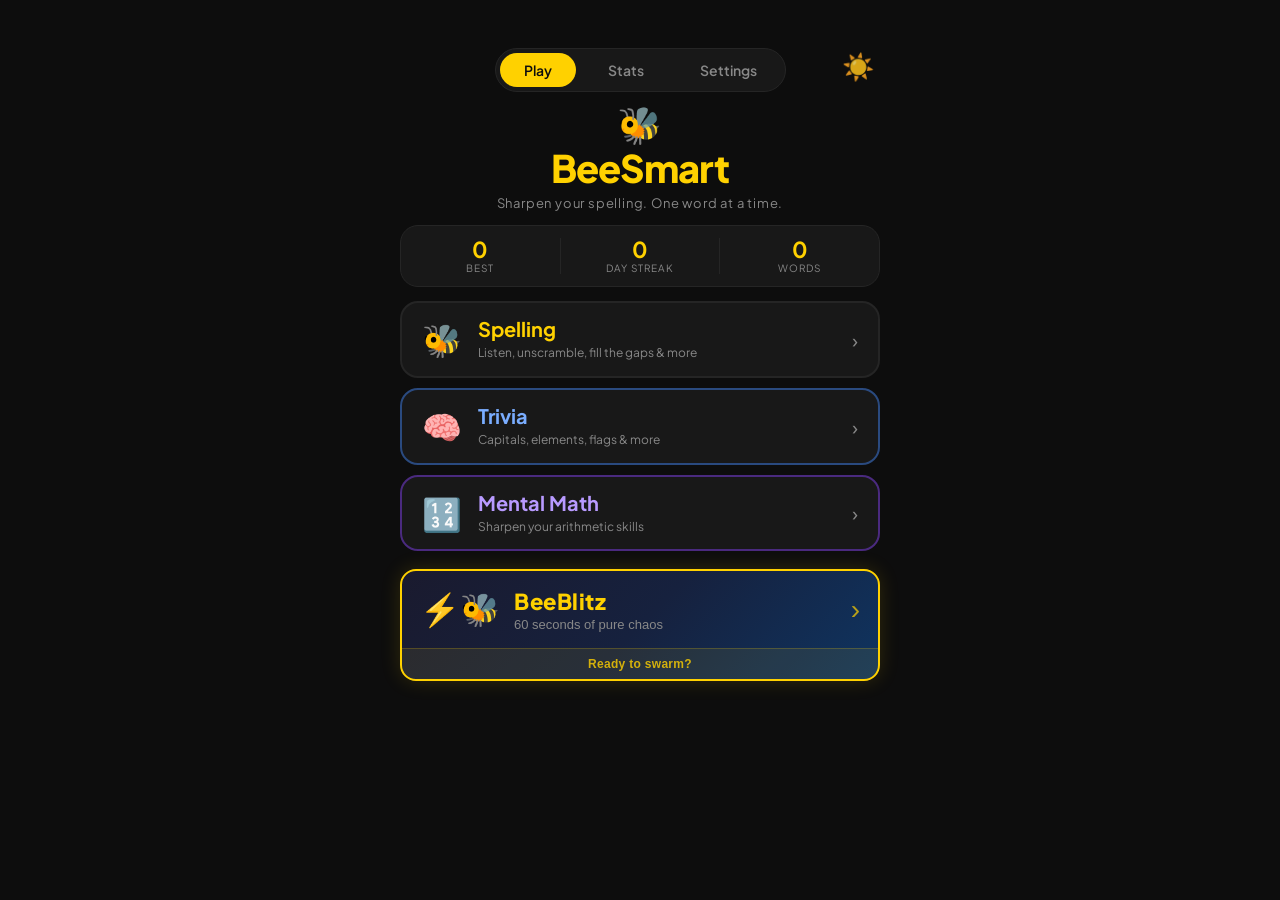
<file: index.html>
<!DOCTYPE html>
<html lang="en">

<head>
  <meta charset="UTF-8" />
  <meta name="viewport" content="width=device-width, initial-scale=1.0" />
  <title>BeeSmart</title>
  <link rel="manifest" href="manifest.json" />
  <link rel="apple-touch-icon" href="bee-icon.svg" />
  <meta name="theme-color" content="#FFD100" />
  <link
    href="https://fonts.googleapis.com/css2?family=Plus+Jakarta+Sans:ital,wght@0,400;0,600;0,700;0,800;0,900;1,400;1,600&display=swap"
    rel="stylesheet" />
  <link rel="stylesheet" href="styles.css" />

</head>

<body>
  <div id="app"></div>
  <div id="toast"></div>
  <div id="celebration">
    <span class="celeb-emoji">🐝</span>
    <span class="celeb-emoji" style="animation-delay:0.1s">⭐</span>
    <span class="celeb-emoji" style="animation-delay:0.2s">🐝</span>
    <span class="celeb-emoji" style="animation-delay:0.3s">✨</span>
    <span class="celeb-emoji" style="animation-delay:0.4s">🐝</span>
  </div>

  <script src="words.js"></script>
  <script>
    const API = "/api/word";
    const MECHANICS = ["definition", "scramble", "lettergap", "oneletteroff", "typewriter", "wordsearch"];
    const BLITZ_MECHANICS = ["definition", "scramble", "lettergap", "oneletteroff", "typewriter", "wordsearch"];


    const ELEMENTS = [
      { symbol: "H", name: "Hydrogen", number: 1, difficulty: 1, group: "Nonmetal" },
      { symbol: "He", name: "Helium", number: 2, difficulty: 1, group: "Noble Gas" },
      { symbol: "C", name: "Carbon", number: 6, difficulty: 1, group: "Nonmetal" },
      { symbol: "N", name: "Nitrogen", number: 7, difficulty: 1, group: "Nonmetal" },
      { symbol: "O", name: "Oxygen", number: 8, difficulty: 1, group: "Nonmetal" },
      { symbol: "Na", name: "Sodium", number: 11, difficulty: 1, group: "Alkali Metal" },
      { symbol: "Mg", name: "Magnesium", number: 12, difficulty: 1, group: "Alkaline Earth" },
      { symbol: "Al", name: "Aluminum", number: 13, difficulty: 1, group: "Post-Transition" },
      { symbol: "P", name: "Phosphorus", number: 15, difficulty: 1, group: "Nonmetal" },
      { symbol: "S", name: "Sulfur", number: 16, difficulty: 1, group: "Nonmetal" },
      { symbol: "Cl", name: "Chlorine", number: 17, difficulty: 1, group: "Halogen" },
      { symbol: "K", name: "Potassium", number: 19, difficulty: 1, group: "Alkali Metal" },
      { symbol: "Ca", name: "Calcium", number: 20, difficulty: 1, group: "Alkaline Earth" },
      { symbol: "Fe", name: "Iron", number: 26, difficulty: 1, group: "Transition Metal" },
      { symbol: "Cu", name: "Copper", number: 29, difficulty: 1, group: "Transition Metal" },
      { symbol: "Zn", name: "Zinc", number: 30, difficulty: 1, group: "Transition Metal" },
      { symbol: "Br", name: "Bromine", number: 35, difficulty: 1, group: "Halogen" },
      { symbol: "Ag", name: "Silver", number: 47, difficulty: 1, group: "Transition Metal" },
      { symbol: "I", name: "Iodine", number: 53, difficulty: 1, group: "Halogen" },
      { symbol: "Au", name: "Gold", number: 79, difficulty: 1, group: "Transition Metal" },
      { symbol: "Hg", name: "Mercury", number: 80, difficulty: 1, group: "Transition Metal" },
      { symbol: "Pb", name: "Lead", number: 82, difficulty: 1, group: "Post-Transition" },
      { symbol: "Li", name: "Lithium", number: 3, difficulty: 2, group: "Alkali Metal" },
      { symbol: "B", name: "Boron", number: 5, difficulty: 2, group: "Metalloid" },
      { symbol: "F", name: "Fluorine", number: 9, difficulty: 2, group: "Halogen" },
      { symbol: "Ne", name: "Neon", number: 10, difficulty: 2, group: "Noble Gas" },
      { symbol: "Ar", name: "Argon", number: 18, difficulty: 2, group: "Noble Gas" },
      { symbol: "Ti", name: "Titanium", number: 22, difficulty: 2, group: "Transition Metal" },
      { symbol: "Cr", name: "Chromium", number: 24, difficulty: 2, group: "Transition Metal" },
      { symbol: "Mn", name: "Manganese", number: 25, difficulty: 2, group: "Transition Metal" },
      { symbol: "Co", name: "Cobalt", number: 27, difficulty: 2, group: "Transition Metal" },
      { symbol: "Ni", name: "Nickel", number: 28, difficulty: 2, group: "Transition Metal" },
      { symbol: "Ga", name: "Gallium", number: 31, difficulty: 2, group: "Post-Transition" },
      { symbol: "As", name: "Arsenic", number: 33, difficulty: 2, group: "Metalloid" },
      { symbol: "Kr", name: "Krypton", number: 36, difficulty: 2, group: "Noble Gas" },
      { symbol: "Sn", name: "Tin", number: 50, difficulty: 2, group: "Post-Transition" },
      { symbol: "Xe", name: "Xenon", number: 54, difficulty: 2, group: "Noble Gas" },
      { symbol: "Ba", name: "Barium", number: 56, difficulty: 2, group: "Alkaline Earth" },
      { symbol: "W", name: "Tungsten", number: 74, difficulty: 2, group: "Transition Metal" },
      { symbol: "Pt", name: "Platinum", number: 78, difficulty: 2, group: "Transition Metal" },
      { symbol: "Bi", name: "Bismuth", number: 83, difficulty: 2, group: "Post-Transition" },
      { symbol: "U", name: "Uranium", number: 92, difficulty: 2, group: "Actinide" },
      { symbol: "Tc", name: "Technetium", number: 43, difficulty: 3, group: "Transition Metal" },
      { symbol: "Pd", name: "Palladium", number: 46, difficulty: 3, group: "Transition Metal" },
      { symbol: "Cs", name: "Cesium", number: 55, difficulty: 3, group: "Alkali Metal" },
      { symbol: "La", name: "Lanthanum", number: 57, difficulty: 3, group: "Lanthanide" },
      { symbol: "Nd", name: "Neodymium", number: 60, difficulty: 3, group: "Lanthanide" },
      { symbol: "Eu", name: "Europium", number: 63, difficulty: 3, group: "Lanthanide" },
      { symbol: "Gd", name: "Gadolinium", number: 64, difficulty: 3, group: "Lanthanide" },
      { symbol: "Os", name: "Osmium", number: 76, difficulty: 3, group: "Transition Metal" },
      { symbol: "Tl", name: "Thallium", number: 81, difficulty: 3, group: "Post-Transition" },
      { symbol: "Po", name: "Polonium", number: 84, difficulty: 3, group: "Post-Transition" },
      { symbol: "Pu", name: "Plutonium", number: 94, difficulty: 3, group: "Actinide" },
      { symbol: "Mo", name: "Molybdenum", number: 42, difficulty: 3, group: "Transition Metal" },
    ];

    const FLAGS = [
      { flag: "🇺🇸", country: "United States", difficulty: 1, region: "North America" },
      { flag: "🇬🇧", country: "United Kingdom", difficulty: 1, region: "Western Europe" },
      { flag: "🇫🇷", country: "France", difficulty: 1, region: "Western Europe" },
      { flag: "🇩🇪", country: "Germany", difficulty: 1, region: "Western Europe" },
      { flag: "🇯🇵", country: "Japan", difficulty: 1, region: "East Asia" },
      { flag: "🇨🇳", country: "China", difficulty: 1, region: "East Asia" },
      { flag: "🇧🇷", country: "Brazil", difficulty: 1, region: "South America" },
      { flag: "🇨🇦", country: "Canada", difficulty: 1, region: "North America" },
      { flag: "🇦🇺", country: "Australia", difficulty: 1, region: "Pacific" },
      { flag: "🇮🇳", country: "India", difficulty: 1, region: "South Asia" },
      { flag: "🇲🇽", country: "Mexico", difficulty: 1, region: "North America" },
      { flag: "🇮🇹", country: "Italy", difficulty: 1, region: "Western Europe" },
      { flag: "🇪🇸", country: "Spain", difficulty: 1, region: "Western Europe" },
      { flag: "🇷🇺", country: "Russia", difficulty: 1, region: "Eastern Europe" },
      { flag: "🇰🇷", country: "South Korea", difficulty: 1, region: "East Asia" },
      { flag: "🇿🇦", country: "South Africa", difficulty: 1, region: "Sub-Saharan Africa" },
      { flag: "🇦🇷", country: "Argentina", difficulty: 1, region: "South America" },
      { flag: "🇳🇴", country: "Norway", difficulty: 1, region: "Western Europe" },
      { flag: "🇸🇪", country: "Sweden", difficulty: 1, region: "Western Europe" },
      { flag: "🇬🇷", country: "Greece", difficulty: 1, region: "Eastern Europe" },
      { flag: "🇵🇹", country: "Portugal", difficulty: 1, region: "Western Europe" },
      { flag: "🇳🇱", country: "Netherlands", difficulty: 1, region: "Western Europe" },
      { flag: "🇵🇱", country: "Poland", difficulty: 1, region: "Eastern Europe" },
      { flag: "🇹🇷", country: "Turkey", difficulty: 1, region: "Middle East" },
      { flag: "🇪🇬", country: "Egypt", difficulty: 1, region: "North Africa" },
      { flag: "🇦🇹", country: "Austria", difficulty: 2, region: "Western Europe" },
      { flag: "🇧🇪", country: "Belgium", difficulty: 2, region: "Western Europe" },
      { flag: "🇨🇭", country: "Switzerland", difficulty: 2, region: "Western Europe" },
      { flag: "🇩🇰", country: "Denmark", difficulty: 2, region: "Western Europe" },
      { flag: "🇫🇮", country: "Finland", difficulty: 2, region: "Western Europe" },
      { flag: "🇨🇿", country: "Czech Republic", difficulty: 2, region: "Eastern Europe" },
      { flag: "🇭🇺", country: "Hungary", difficulty: 2, region: "Eastern Europe" },
      { flag: "🇷🇴", country: "Romania", difficulty: 2, region: "Eastern Europe" },
      { flag: "🇺🇦", country: "Ukraine", difficulty: 2, region: "Eastern Europe" },
      { flag: "🇮🇱", country: "Israel", difficulty: 2, region: "Middle East" },
      { flag: "🇸🇦", country: "Saudi Arabia", difficulty: 2, region: "Middle East" },
      { flag: "🇮🇷", country: "Iran", difficulty: 2, region: "Middle East" },
      { flag: "🇮🇶", country: "Iraq", difficulty: 2, region: "Middle East" },
      { flag: "🇵🇰", country: "Pakistan", difficulty: 2, region: "South Asia" },
      { flag: "🇧🇩", country: "Bangladesh", difficulty: 2, region: "South Asia" },
      { flag: "🇳🇬", country: "Nigeria", difficulty: 2, region: "Sub-Saharan Africa" },
      { flag: "🇰🇪", country: "Kenya", difficulty: 2, region: "Sub-Saharan Africa" },
      { flag: "🇹🇭", country: "Thailand", difficulty: 2, region: "Southeast Asia" },
      { flag: "🇻🇳", country: "Vietnam", difficulty: 2, region: "Southeast Asia" },
      { flag: "🇮🇩", country: "Indonesia", difficulty: 2, region: "Southeast Asia" },
      { flag: "🇲🇾", country: "Malaysia", difficulty: 2, region: "Southeast Asia" },
      { flag: "🇵🇭", country: "Philippines", difficulty: 2, region: "Southeast Asia" },
      { flag: "🇨🇱", country: "Chile", difficulty: 2, region: "South America" },
      { flag: "🇨🇴", country: "Colombia", difficulty: 2, region: "South America" },
      { flag: "🇵🇪", country: "Peru", difficulty: 2, region: "South America" },
      { flag: "🇦🇿", country: "Azerbaijan", difficulty: 3, region: "Central Asia" },
      { flag: "🇧🇾", country: "Belarus", difficulty: 3, region: "Eastern Europe" },
      { flag: "🇬🇪", country: "Georgia", difficulty: 3, region: "Central Asia" },
      { flag: "🇰🇿", country: "Kazakhstan", difficulty: 3, region: "Central Asia" },
      { flag: "🇲🇩", country: "Moldova", difficulty: 3, region: "Eastern Europe" },
      { flag: "🇲🇰", country: "North Macedonia", difficulty: 3, region: "Eastern Europe" },
      { flag: "🇦🇲", country: "Armenia", difficulty: 3, region: "Central Asia" },
      { flag: "🇹🇯", country: "Tajikistan", difficulty: 3, region: "Central Asia" },
      { flag: "🇹🇲", country: "Turkmenistan", difficulty: 3, region: "Central Asia" },
      { flag: "🇺🇿", country: "Uzbekistan", difficulty: 3, region: "Central Asia" },
      { flag: "🇧🇫", country: "Burkina Faso", difficulty: 3, region: "Sub-Saharan Africa" },
      { flag: "🇩🇯", country: "Djibouti", difficulty: 3, region: "Sub-Saharan Africa" },
      { flag: "🇲🇿", country: "Mozambique", difficulty: 3, region: "Sub-Saharan Africa" },
      { flag: "🇲🇬", country: "Madagascar", difficulty: 3, region: "Sub-Saharan Africa" },
      { flag: "🇸🇷", country: "Suriname", difficulty: 3, region: "South America" },
      { flag: "🇲🇷", country: "Mauritania", difficulty: 3, region: "North Africa" },
      { flag: "🇪🇷", country: "Eritrea", difficulty: 3, region: "Sub-Saharan Africa" },
      { flag: "🇰🇮", country: "Kiribati", difficulty: 3, region: "Pacific" },
    ];

    const MYTHOLOGY = [
      // Tier 1 — well-known gods and figures
      { name: "Zeus", domain: "King of the Gods, sky and thunder", pantheon: "Greek", roman: "Jupiter", difficulty: 1 },
      { name: "Hera", domain: "Queen of the Gods, marriage", pantheon: "Greek", roman: "Juno", difficulty: 1 },
      { name: "Poseidon", domain: "God of the sea and earthquakes", pantheon: "Greek", roman: "Neptune", difficulty: 1 },
      { name: "Athena", domain: "Goddess of wisdom and warfare", pantheon: "Greek", roman: "Minerva", difficulty: 1 },
      { name: "Apollo", domain: "God of the sun, music, and prophecy", pantheon: "Greek", roman: "Apollo", difficulty: 1 },
      { name: "Artemis", domain: "Goddess of the hunt and moon", pantheon: "Greek", roman: "Diana", difficulty: 1 },
      { name: "Ares", domain: "God of war", pantheon: "Greek", roman: "Mars", difficulty: 1 },
      { name: "Aphrodite", domain: "Goddess of love and beauty", pantheon: "Greek", roman: "Venus", difficulty: 1 },
      { name: "Hermes", domain: "Messenger god, commerce and travel", pantheon: "Greek", roman: "Mercury", difficulty: 1 },
      { name: "Hephaestus", domain: "God of fire and the forge", pantheon: "Greek", roman: "Vulcan", difficulty: 1 },
      { name: "Demeter", domain: "Goddess of the harvest", pantheon: "Greek", roman: "Ceres", difficulty: 1 },
      { name: "Dionysus", domain: "God of wine and festivity", pantheon: "Greek", roman: "Bacchus", difficulty: 1 },
      { name: "Hades", domain: "God of the underworld", pantheon: "Greek", roman: "Pluto", difficulty: 1 },
      { name: "Hestia", domain: "Goddess of the hearth and home", pantheon: "Greek", roman: "Vesta", difficulty: 1 },
      { name: "Hercules", domain: "Divine hero famous for twelve labours", pantheon: "Greek", roman: "Hercules", difficulty: 1 },
      { name: "Achilles", domain: "Greatest Greek warrior of the Trojan War", pantheon: "Greek", roman: "Achilles", difficulty: 1 },
      { name: "Odysseus", domain: "Hero of the ten-year journey home from Troy", pantheon: "Greek", roman: "Ulysses", difficulty: 1 },
      { name: "Medusa", domain: "Gorgon whose gaze turned men to stone", pantheon: "Greek", roman: "Medusa", difficulty: 1 },
      { name: "Minotaur", domain: "Half-man half-bull creature of the Labyrinth", pantheon: "Greek", roman: "Minotaur", difficulty: 1 },
      // Tier 2 — known but trickier to spell or less familiar
      { name: "Prometheus", domain: "Titan who gave fire to humanity", pantheon: "Greek", roman: "Prometheus", difficulty: 2 },
      { name: "Persephone", domain: "Queen of the underworld, goddess of spring", pantheon: "Greek", roman: "Proserpina", difficulty: 2 },
      { name: "Narcissus", domain: "Youth who fell in love with his own reflection", pantheon: "Greek", roman: "Narcissus", difficulty: 2 },
      { name: "Orpheus", domain: "Legendary musician who descended to the underworld", pantheon: "Greek", roman: "Orpheus", difficulty: 2 },
      { name: "Icarus", domain: "Boy who flew too close to the sun on wax wings", pantheon: "Greek", roman: "Icarus", difficulty: 2 },
      { name: "Theseus", domain: "Hero who slew the Minotaur", pantheon: "Greek", roman: "Theseus", difficulty: 2 },
      { name: "Perseus", domain: "Hero who slew Medusa and saved Andromeda", pantheon: "Greek", roman: "Perseus", difficulty: 2 },
      { name: "Cyclops", domain: "One-eyed giant blinded by Odysseus", pantheon: "Greek", roman: "Cyclops", difficulty: 2 },
      { name: "Sphinx", domain: "Creature that posed riddles to travellers", pantheon: "Greek", roman: "Sphinx", difficulty: 2 },
      { name: "Cerberus", domain: "Three-headed dog guarding the underworld", pantheon: "Greek", roman: "Cerberus", difficulty: 2 },
      { name: "Chimera", domain: "Fire-breathing creature with lion, goat, and serpent parts", pantheon: "Greek", roman: "Chimaera", difficulty: 2 },
      { name: "Hydra", domain: "Multi-headed serpent that regrew heads when cut", pantheon: "Greek", roman: "Hydra", difficulty: 2 },
      { name: "Pegasus", domain: "Winged horse born from Medusa's blood", pantheon: "Greek", roman: "Pegasus", difficulty: 2 },
      { name: "Kronos", domain: "Titan ruler of the universe before Zeus", pantheon: "Greek", roman: "Saturn", difficulty: 2 },
      { name: "Eros", domain: "God of love, son of Aphrodite", pantheon: "Greek", roman: "Cupid", difficulty: 2 },
      { name: "Hypnos", domain: "God of sleep", pantheon: "Greek", roman: "Somnus", difficulty: 2 },
      { name: "Thanatos", domain: "God of death, twin of Hypnos", pantheon: "Greek", roman: "Mors", difficulty: 2 },
      { name: "Nemesis", domain: "Goddess of retribution and revenge", pantheon: "Greek", roman: "Invidia", difficulty: 2 },
      { name: "Nike", domain: "Goddess of victory", pantheon: "Greek", roman: "Victoria", difficulty: 2 },
      { name: "Tyche", domain: "Goddess of fortune and chance", pantheon: "Greek", roman: "Fortuna", difficulty: 2 },
      // Tier 3 — obscure or hard to spell
      { name: "Eris", domain: "Goddess of discord and strife", pantheon: "Greek", roman: "Discordia", difficulty: 3 },
      { name: "Mnemosyne", domain: "Titaness of memory, mother of the Muses", pantheon: "Greek", roman: "Moneta", difficulty: 3 },
      { name: "Charybdis", domain: "Sea monster that created deadly whirlpools", pantheon: "Greek", roman: "Charybdis", difficulty: 3 },
      { name: "Scylla", domain: "Six-headed sea monster lurking in a narrow strait", pantheon: "Greek", roman: "Scylla", difficulty: 3 },
      { name: "Hecate", domain: "Goddess of magic, crossroads, and the moon", pantheon: "Greek", roman: "Trivia", difficulty: 3 },
      { name: "Patroclus", domain: "Best friend of Achilles, killed by Hector", pantheon: "Greek", roman: "Patroclus", difficulty: 3 },
      { name: "Andromeda", domain: "Princess chained to a rock and saved by Perseus", pantheon: "Greek", roman: "Andromeda", difficulty: 3 },
      { name: "Cassandra", domain: "Trojan prophetess cursed never to be believed", pantheon: "Greek", roman: "Cassandra", difficulty: 3 },
      { name: "Agamemnon", domain: "King of Mycenae who led the Greeks at Troy", pantheon: "Greek", roman: "Agamemnon", difficulty: 3 },
      { name: "Penelope", domain: "Faithful wife of Odysseus who wove and unwove her loom", pantheon: "Greek", roman: "Penelope", difficulty: 3 },
      { name: "Eurydice", domain: "Wife of Orpheus, lost when he looked back in the underworld", pantheon: "Greek", roman: "Eurydice", difficulty: 3 },
      { name: "Pygmalion", domain: "Sculptor who fell in love with his ivory statue", pantheon: "Greek", roman: "Pygmalion", difficulty: 3 },
      { name: "Sisyphus", domain: "King condemned to roll a boulder uphill forever", pantheon: "Greek", roman: "Sisyphus", difficulty: 3 },
      { name: "Tantalus", domain: "King tortured by food and water just out of reach", pantheon: "Greek", roman: "Tantalus", difficulty: 3 },
    ];

    const ANATOMY = [
      // Tier 1 — common, well-known
      { name: "femur", clue: "The longest bone in the human body, in the thigh", system: "Skeletal", difficulty: 1 },
      { name: "tibia", clue: "The larger of the two lower leg bones, the shin bone", system: "Skeletal", difficulty: 1 },
      { name: "sternum", clue: "The flat bone running down the center of the chest", system: "Skeletal", difficulty: 1 },
      { name: "pelvis", clue: "The bowl-shaped bone structure at the base of the spine", system: "Skeletal", difficulty: 1 },
      { name: "cerebrum", clue: "The largest part of the brain controlling thought and movement", system: "Nervous", difficulty: 1 },
      { name: "cerebellum", clue: "Brain region controlling balance and coordination", system: "Nervous", difficulty: 1 },
      { name: "trachea", clue: "The windpipe connecting throat to lungs", system: "Respiratory", difficulty: 1 },
      { name: "esophagus", clue: "The muscular tube carrying food from throat to stomach", system: "Digestive", difficulty: 1 },
      { name: "diaphragm", clue: "The dome-shaped muscle below the lungs that controls breathing", system: "Respiratory", difficulty: 1 },
      { name: "kidney", clue: "Bean-shaped organ that filters blood and produces urine", system: "Urinary", difficulty: 1 },
      { name: "liver", clue: "The largest internal organ, processing nutrients and toxins", system: "Digestive", difficulty: 1 },
      { name: "pancreas", clue: "Gland producing insulin and digestive enzymes", system: "Digestive", difficulty: 1 },
      { name: "artery", clue: "A blood vessel that carries blood away from the heart", system: "Circulatory", difficulty: 1 },
      { name: "vein", clue: "A blood vessel that carries blood toward the heart", system: "Circulatory", difficulty: 1 },
      { name: "tendon", clue: "Fibrous tissue connecting muscle to bone", system: "Musculoskeletal", difficulty: 1 },
      { name: "ligament", clue: "Fibrous tissue connecting bone to bone at a joint", system: "Skeletal", difficulty: 1 },
      { name: "cartilage", clue: "Flexible connective tissue found in joints and the ear", system: "Skeletal", difficulty: 1 },
      { name: "cornea", clue: "The transparent front layer of the eye", system: "Sensory", difficulty: 1 },
      { name: "retina", clue: "The light-sensitive layer at the back of the eye", system: "Sensory", difficulty: 1 },
      { name: "cochlea", clue: "The spiral-shaped structure in the inner ear for hearing", system: "Sensory", difficulty: 1 },
      // Tier 2 — intermediate
      { name: "mandible", clue: "The lower jawbone, the only movable bone of the skull", system: "Skeletal", difficulty: 2 },
      { name: "clavicle", clue: "The collarbone connecting the sternum to the shoulder", system: "Skeletal", difficulty: 2 },
      { name: "scapula", clue: "The shoulder blade, a flat triangular back bone", system: "Skeletal", difficulty: 2 },
      { name: "humerus", clue: "The upper arm bone between shoulder and elbow", system: "Skeletal", difficulty: 2 },
      { name: "radius", clue: "The shorter of the two forearm bones on the thumb side", system: "Skeletal", difficulty: 2 },
      { name: "ulna", clue: "The longer forearm bone on the pinky side", system: "Skeletal", difficulty: 2 },
      { name: "fibula", clue: "The thin outer bone of the lower leg alongside the tibia", system: "Skeletal", difficulty: 2 },
      { name: "patella", clue: "The kneecap, a small bone protecting the knee joint", system: "Skeletal", difficulty: 2 },
      { name: "metatarsal", clue: "One of five long bones in the middle of the foot", system: "Skeletal", difficulty: 2 },
      { name: "phalanges", clue: "The small bones making up the fingers and toes", system: "Skeletal", difficulty: 2 },
      { name: "hypothalamus", clue: "Brain region regulating hunger, temperature, and hormones", system: "Nervous", difficulty: 2 },
      { name: "medulla", clue: "Brain stem region controlling breathing and heart rate", system: "Nervous", difficulty: 2 },
      { name: "synapse", clue: "The gap between neurons where signals are transmitted", system: "Nervous", difficulty: 2 },
      { name: "alveoli", clue: "Tiny air sacs in the lungs where gas exchange occurs", system: "Respiratory", difficulty: 2 },
      { name: "bronchi", clue: "The two main branches of the trachea leading to each lung", system: "Respiratory", difficulty: 2 },
      { name: "aorta", clue: "The largest artery in the body, leaving the heart", system: "Circulatory", difficulty: 2 },
      { name: "capillary", clue: "The smallest blood vessels enabling oxygen exchange in tissues", system: "Circulatory", difficulty: 2 },
      { name: "spleen", clue: "Organ filtering blood and storing white blood cells", system: "Immune", difficulty: 2 },
      { name: "thyroid", clue: "Butterfly-shaped gland in the neck regulating metabolism", system: "Endocrine", difficulty: 2 },
      { name: "adrenal", clue: "Glands atop the kidneys producing adrenaline and cortisol", system: "Endocrine", difficulty: 2 },
      // Tier 3 — advanced
      { name: "pituitary", clue: "The master gland at the brain's base controlling other glands", system: "Endocrine", difficulty: 3 },
      { name: "hippocampus", clue: "Brain structure critical for forming long-term memories", system: "Nervous", difficulty: 3 },
      { name: "amygdala", clue: "Almond-shaped brain structure processing fear and emotion", system: "Nervous", difficulty: 3 },
      { name: "periosteum", clue: "The dense membrane covering the outer surface of bones", system: "Skeletal", difficulty: 3 },
      { name: "myocardium", clue: "The muscular tissue of the heart wall", system: "Circulatory", difficulty: 3 },
      { name: "pericardium", clue: "The double-layered sac surrounding and protecting the heart", system: "Circulatory", difficulty: 3 },
      { name: "glomerulus", clue: "A tiny cluster of capillaries in the kidney for filtration", system: "Urinary", difficulty: 3 },
      { name: "jejunum", clue: "The middle section of the small intestine", system: "Digestive", difficulty: 3 },
      { name: "duodenum", clue: "The first section of the small intestine after the stomach", system: "Digestive", difficulty: 3 },
      { name: "peristalsis", clue: "The wave-like muscular contractions that move food through the gut", system: "Digestive", difficulty: 3 },
      { name: "erythrocyte", clue: "The scientific term for a red blood cell", system: "Circulatory", difficulty: 3 },
      { name: "leukocyte", clue: "The scientific term for a white blood cell", system: "Immune", difficulty: 3 },
      { name: "thrombocyte", clue: "A platelet — the cell fragment responsible for blood clotting", system: "Circulatory", difficulty: 3 },
      { name: "sarcomere", clue: "The basic contractile unit of a muscle fiber", system: "Musculoskeletal", difficulty: 3 },
      { name: "nephron", clue: "The functional filtering unit of the kidney", system: "Urinary", difficulty: 3 },
    ];

    const QUIZ_CATEGORIES = [
      { id: "countries", name: "Countries & Capitals", emoji: "🌐" },
      { id: "states", name: "States & Capitals", emoji: "🇺🇸" },
      { id: "math", name: "Mental Math", emoji: "🔢" },
      { id: "elements", name: "Elements & Symbols", emoji: "⚗️" },
      { id: "flags", name: "Flag to Country", emoji: "🏳️" },
      { id: "mythology", name: "Mythology", emoji: "⚡" },
      { id: "anatomy", name: "Human Anatomy", emoji: "🫀" },
    ];

    const CATEGORIES = QUIZ_CATEGORIES;


    let state = {
      screen: "home",
      homeTab: "play",
      selectedCategory: null,
      gameMode: null,
      lives: 3, score: 0, streak: 0,
      dailyStreak: 0,
      difficulty: 1, currentWord: null,
      mechanic: "definition", hintLevel: 0, hintRevealed: [],
      hintUsed: false, attempts: 0,
      usedWords: [], mechanicHistory: [], transitioning: false,
      scrambled: "", scrambleSelected: [], scrambleRemaining: [], loading: false, feedback: null,
      // letter gap
      gapIndices: [], gapAnswers: [],
      // one letter off
      misspelled: "", wrongIndex: -1,
      selectedOloIndex: -1, oloPhase: "select", // select | fix
      // typewriter mechanic
      typewriterRevealed: false,
      typewriterInterval: null,
      theme: "night",
      lastAttempt: null,
      categoryStats: {},
      blitzStatView: "words",
      // blitz runtime
      blitz: false,
      blitzTimeRemaining: 60,
      blitzTimerInterval: null,
      blitzWordsCorrect: 0,
      blitzStartTime: 0,
      blitzExpiredTime: 0,
      blitzTimeSurvived: 0,
      blitzExpired: false,
      blitzCountdown: null,
      sessionWordCount: 0,
      warmupRamp: false,
      resetConfirm: null, // 'blitz' | 'quiz' | 'all' | null
      continueModal: null, // { key, savedSession } | null
      // Multiple choice
      isMultipleChoice: false,
      multipleChoiceOptions: [],
      mcAnswered: false,
      // Math
      mathInput: "",
      // Lettergap
      activeGapIndex: 0,
      // Wordsearch
      wordsearchGrid: [],
      wordsearchPath: [],
      wordsearchSelected: [],
      wordsearchDragging: false,
      // Preferences
      startFromBeginning: false,
      soundEnabled: true,
    };

    function saveToStorage(k, v) { try { localStorage.setItem("beesmart_" + k, JSON.stringify(v)); } catch { } }
    function loadFromStorage(k) { try { const v = localStorage.getItem("beesmart_" + k); return v ? JSON.parse(v) : null; } catch { return null; } }

    function initStorage() {
      // Migration: discard old single-key session if present
      try { localStorage.removeItem("beesmart_session"); } catch { }
      const cs = loadFromStorage("category_stats");
      if (cs) state.categoryStats = cs;
      const ds = loadFromStorage("dailystreak");
      if (ds) {
        const today = new Date().toDateString();
        const yesterday = new Date(Date.now() - 86400000).toDateString();
        if (ds.lastDate === today || ds.lastDate === yesterday) state.dailyStreak = ds.streak;
      }
      const theme = loadFromStorage("theme");
      if (theme) { state.theme = theme; document.body.classList.toggle("day", theme === "day"); }
      const sfb = loadFromStorage("startFromBeginning");
      if (sfb !== null) state.startFromBeginning = sfb;
      state.soundEnabled = loadFromStorage("sound_enabled") ?? true;
    }

    function toggleTheme() {
      state.theme = state.theme === "day" ? "night" : "day";
      document.body.classList.toggle("day", state.theme === "day");
      saveToStorage("theme", state.theme);
      render();
    }

    function toggleStartFromBeginning() {
      state.startFromBeginning = !state.startFromBeginning;
      saveToStorage("startFromBeginning", state.startFromBeginning);
      render();
    }

    function toggleSound() {
      state.soundEnabled = !state.soundEnabled;
      saveToStorage("sound_enabled", state.soundEnabled);
      render();
    }

    function saveProgress() {
      const today = new Date().toDateString();
      const ds = loadFromStorage("dailystreak");
      let s = 1;
      if (ds) {
        const yesterday = new Date(Date.now() - 86400000).toDateString();
        if (ds.lastDate === today) s = ds.streak;
        else if (ds.lastDate === yesterday) s = ds.streak + 1;
      }
      state.dailyStreak = s;
      saveToStorage("dailystreak", { streak: s, lastDate: today });
    }

    function getStatsKey() {
      if (state.gameMode === "mixed") return "mixed";
      const quizCats = ["countries", "states", "elements", "flags", "math", "mythology", "anatomy"];
      if (quizCats.includes(state.selectedCategory)) return state.selectedCategory;
      return "spelling";
    }

    function getCatStats(catId) {
      return state.categoryStats[catId] || { difficulty: 1, hasPlayed: false, bestScore: 0, wordsAttempted: 0, wordsCorrectFirstTry: 0, mcAttempted: 0, mcCorrect: 0 };
    }

    function setCatStats(catId, updates) {
      state.categoryStats[catId] = { ...getCatStats(catId), ...updates };
      saveToStorage("category_stats", state.categoryStats);
    }

    function resetStats(type) {
      const quizIds = ["countries", "states", "elements", "flags", "mythology", "anatomy"];
      if (type === "blitz") {
        delete state.categoryStats["blitz"];
      } else if (type === "quiz") {
        quizIds.forEach(id => delete state.categoryStats[id]);
      } else if (type === "all") {
        state.categoryStats = {};
        state.dailyStreak = 0;
        saveToStorage("daily_streak", 0);
        saveToStorage("last_played_date", null);
      }
      saveToStorage("category_stats", state.categoryStats);
      state.resetConfirm = null;
      render();
    }

    function getSessionKey() {
      if (state.gameMode === "blitz" || state.gameMode === "math-blitz") return null;
      const cat = state.selectedCategory;
      if (!cat) return null;
      if (cat === "general") return "spelling";
      if (cat === "math") return "math";
      const quizCats = ["countries", "states", "elements", "flags", "mythology", "anatomy"];
      if (quizCats.includes(cat)) return cat;
      return null;
    }

    function saveSession() {
      const key = getSessionKey();
      if (!key) return;
      saveToStorage("session_" + key, {
        score: state.score, lives: state.lives, streak: state.streak,
        difficulty: state.difficulty, usedWords: state.usedWords,
        mechanicHistory: state.mechanicHistory,
        selectedCategory: state.selectedCategory, gameMode: state.gameMode
      });
    }

    function clearSession(key) {
      if (!key) key = getSessionKey();
      if (!key) return;
      try { localStorage.removeItem("beesmart_session_" + key); } catch { }
    }

    function continueModalResume() {
      const { savedSession } = state.continueModal;
      state.continueModal = null;
      state.selectedCategory = savedSession.selectedCategory;
      state.gameMode = savedSession.gameMode || null;
      state.score = savedSession.score; state.lives = savedSession.lives;
      state.streak = savedSession.streak; state.difficulty = savedSession.difficulty;
      state.usedWords = savedSession.usedWords || [];
      state.mechanicHistory = savedSession.mechanicHistory || [];
      state.screen = "game"; state.currentWord = null; state.feedback = null;
      loadNextWord();
    }

    function continueModalNewGame() {
      const { key } = state.continueModal;
      state.continueModal = null;
      clearSession(key);
      startGame();
    }

    function renderContinueModal(app) {
      const existing = document.getElementById("continue-modal");
      if (existing) existing.remove();
      const m = state.continueModal;
      const modeLabels = {
        spelling: "Spelling", math: "Mental Math Classic",
        countries: "Countries & Capitals", states: "States & Capitals",
        elements: "Periodic Elements", flags: "World Flags",
        mythology: "Mythology", anatomy: "Human Anatomy"
      };
      const label = modeLabels[m.key] || m.key;
      const el = document.createElement("div");
      el.id = "continue-modal";
      el.className = "continue-modal-overlay";
      el.onclick = (e) => { if (e.target === el) { BeeSounds.click(); continueModalNewGame(); } };
      el.innerHTML = `
        <div class="continue-modal-card share-card">
          <div class="gameover-bee">🐝</div>
          <h2 class="gameover-title">Continue your game?</h2>
          <p class="gameover-cat">${label} &middot; ${m.savedSession.score} pts &middot; ${m.savedSession.lives} &#9829; left</p>
          <div class="continue-modal-btns">
            <button class="btn-primary" style="padding:14px" onclick="BeeSounds.click();continueModalResume()">Continue</button>
            <button class="btn-secondary" onclick="BeeSounds.click();continueModalNewGame()">New Game</button>
          </div>
        </div>`;
      app.appendChild(el);
    }

    function diffLabel(d) {
      if (d < 2) return "Warm-up";
      if (d < 4) return "Beginner";
      if (d < 6) return "Medium";
      if (d < 8) return "Hard";
      if (d < 9.5) return "Expert";
      return "Master";
    }

    function scrambleWord(word) {
      const arr = word.split("");
      for (let i = arr.length - 1; i > 0; i--) { const j = Math.floor(Math.random() * (i + 1));[arr[i], arr[j]] = [arr[j], arr[i]]; }
      const r = arr.join(""); return r === word && word.length > 1 ? scrambleWord(word) : r;
    }

    // Build letter gap: hide more letters at higher difficulty
    function buildGap(word) {
      const len = word.length;
      const d = state.difficulty;
      // At difficulty 1: ~30% hidden, at 10: ~80% hidden
      const hideFraction = 0.3 + (d / 10) * 0.5;
      const numHidden = Math.max(1, Math.round(len * hideFraction));
      const indices = Array.from({ length: len }, (_, i) => i);
      // At difficulty >= 8, first letter is also eligible to be hidden
      const pool = state.difficulty >= 8 ? indices : indices.slice(1);
      const shuffled = pool.slice().sort(() => Math.random() - 0.5);
      const hidden = new Set(shuffled.slice(0, Math.min(numHidden, pool.length)));
      return Array.from({ length: len }, (_, i) => hidden.has(i));
    }

    const BeeSounds = (() => {
      let ctx = null;
      function getCtx() {
        if (!ctx) ctx = new (window.AudioContext || window.webkitAudioContext)();
        return ctx;
      }
      function tone(freq, type, startTime, duration, gainPeak, ac) {
        const osc = ac.createOscillator();
        const g = ac.createGain();
        osc.type = type;
        osc.frequency.setValueAtTime(freq, startTime);
        g.gain.setValueAtTime(0, startTime);
        g.gain.linearRampToValueAtTime(gainPeak, startTime + 0.01);
        g.gain.exponentialRampToValueAtTime(0.001, startTime + duration);
        osc.connect(g); g.connect(ac.destination);
        osc.start(startTime); osc.stop(startTime + duration);
      }
      function guard() { return !state.soundEnabled; }
      return {
        unlock() {
          try { if (!ctx) ctx = new (window.AudioContext || window.webkitAudioContext)(); } catch (e) {}
          try { if (ctx && ctx.state === 'suspended') ctx.resume(); } catch (e) {}
        },
        click() {
          if (guard()) return;
          const ac = getCtx();
          tone(1200, "square", ac.currentTime, 0.06, 0.08, ac);
        },
        correct() {
          if (guard()) return;
          const ac = getCtx();
          const t = ac.currentTime;
          tone(523, "triangle", t,       0.15, 0.18, ac);
          tone(659, "triangle", t + 0.1, 0.15, 0.18, ac);
          tone(784, "triangle", t + 0.2, 0.22, 0.18, ac);
        },
        wrong() {
          if (guard()) return;
          const ac = getCtx();
          const t = ac.currentTime;
          tone(300, "sawtooth", t,       0.18, 0.22, ac);
          tone(220, "sawtooth", t + 0.15, 0.25, 0.20, ac);
        },
        streak(tier) {
          if (guard()) return;
          const ac = getCtx();
          const t = ac.currentTime;
          const notes = tier === 3
            ? [523, 659, 784, 1047, 1319]
            : tier === 2
            ? [523, 659, 784, 1047]
            : [523, 659, 784];
          notes.forEach((f, i) => tone(f, "triangle", t + i * 0.1, 0.18, 0.20, ac));
        },
      };
    })();

    function speak(text) {
      window.speechSynthesis.cancel();
      const u = new SpeechSynthesisUtterance(text);
      u.rate = 0.85; u.pitch = 1;
      window.speechSynthesis.speak(u);
    }

    // Unlock Web Audio + speechSynthesis on first user gesture (iOS/Safari requirement)
    document.addEventListener('click', function unlockOnFirstGesture() {
      try { BeeSounds.unlock(); } catch (e) {}
      try { const u = new SpeechSynthesisUtterance(' '); u.volume = 0; window.speechSynthesis.speak(u); } catch (e) {}
      document.removeEventListener('click', unlockOnFirstGesture);
    }, { once: true });

    function showToast(msg) {
      const t = document.getElementById("toast");
      t.textContent = msg; t.classList.add("show");
      setTimeout(() => t.classList.remove("show"), 2500);
    }

    function showCelebration(streak) {
      const el = document.getElementById("celebration");
      let emojis, tier, duration;
      if (streak >= 8) {
        emojis = ["🐝", "⭐", "🎊", "🐝", "✨", "🎉", "🐝", "⭐", "🎊", "✨", "🐝", "🎉"];
        tier = "tier-3"; duration = 1800;
      } else if (streak >= 5) {
        emojis = ["🐝", "⭐", "🐝", "✨", "🐝"];
        tier = "tier-2"; duration = 1300;
      } else {
        emojis = ["🐝", "✨"];
        tier = "tier-1"; duration = 900;
      }
      const tierNum = tier === "tier-3" ? 3 : tier === "tier-2" ? 2 : 1;
      BeeSounds.streak(tierNum);
      el.innerHTML = emojis.map((e, i) =>
        `<span class="celeb-emoji" style="font-size:${tier === 'tier-3' ? 52 : tier === 'tier-2' ? 44 : 36}px;animation-delay:${i * 0.05}s">${e}</span>`
      ).join("");
      el.className = `show ${tier}`;
      setTimeout(() => { el.className = ""; el.innerHTML = ""; }, duration);
    }

    function showShareToast() {
      let text;
      if (state.gameMode === "blitz" || state.gameMode === "math-blitz") {
        const bsStats = getCatStats(blitzStatKey());
        const isNewBest = state.blitzWordsCorrect > 0 && state.blitzWordsCorrect >= (bsStats.bestWordsCorrect || 0);
        const blitzLabel = state.gameMode === "math-blitz" ? "Math Blitz ⚡🔢" : "BeeBlitz";
        const blitzUnit = state.gameMode === "math-blitz" ? "problems" : "words";
        text = `⚡🐝 ${blitzLabel}\n${state.blitzWordsCorrect} ${blitzUnit} correct · ${state.blitzTimeSurvived}s survived${isNewBest ? "\n✨ New best!" : ""}\n#BeeSmart`;
      } else {
        const key = getStatsKey();
        const cs = getCatStats(key);
        const isNewBest = state.score > 0 && state.score >= cs.bestScore;
        const cat = CATEGORIES.find(c => c.id === state.selectedCategory);
        const modeLabel = state.gameMode === "quiz" ? `Trivia – ${cat ? cat.name : ""}` : state.gameMode === "math" ? "Mental Math" : "Spelling";
        text = `🐝 BeeSmart – ${modeLabel}\n${state.score} pts · ${diffLabel(cs.difficulty)} level${isNewBest ? "\n✨ New personal best!" : ""}\n#BeeSmart`;
      }
      if (navigator.share) {
        navigator.share({ text }).catch(() => {});
      } else {
        navigator.clipboard.writeText(text).then(() => showToast("Copied to clipboard!")).catch(() => showToast("Couldn't copy — try again"));
      }
    }


    function isQuizMode() {
      return ["countries", "states", "elements", "flags", "math", "mythology", "anatomy"].includes(state.selectedCategory);
    }

    function shouldShowMultipleChoice() {
      if (!isQuizMode()) return false;
      const d = state.warmupRamp
        ? Math.min(state.difficulty, getDifficultyTier(state.difficulty) <= 1 ? 3 : state.difficulty)
        : state.difficulty;
      if (d < 2) return true;
      if (d < 4) return Math.random() < 0.85;
      if (d < 6) return Math.random() < 0.40;
      if (d < 8) return Math.random() < 0.20;
      return false;
    }

    // Lookup maps for famous non-capital trap cities
    const CAPITAL_TRAPS = {
      "Australia": "Sydney", "Brazil": "Rio de Janeiro", "Canada": "Toronto",
      "United States": "New York", "India": "Mumbai", "China": "Shanghai",
      "Japan": "Osaka", "Germany": "Munich", "Turkey": "Istanbul",
      "Nigeria": "Lagos", "Pakistan": "Karachi", "Egypt": "Alexandria",
      "Vietnam": "Ho Chi Minh City", "Switzerland": "Geneva", "Morocco": "Casablanca",
      "Myanmar": "Yangon", "Colombia": "Medellín", "South Africa": "Cape Town",
      "New Zealand": "Auckland", "Argentina": "Córdoba",
    };
    const STATE_TRAPS = {
      "New York": "New York City", "California": "Los Angeles", "Texas": "Houston",
      "Florida": "Miami", "Illinois": "Chicago", "Pennsylvania": "Philadelphia",
      "Michigan": "Detroit", "Missouri": "St. Louis", "Louisiana": "New Orleans",
      "Nevada": "Las Vegas", "Alaska": "Anchorage", "Tennessee": "Memphis",
      "Wisconsin": "Milwaukee", "New Jersey": "Newark", "Ohio": "Cleveland",
    };

    // Generate fake-but-plausible element symbols from an element's name
    function genFakeSymbols(name) {
      const realSymbols = new Set(ELEMENTS.map(e => e.symbol));
      const candidates = [
        name[0].toUpperCase() + name[1].toLowerCase(),
        name[0].toUpperCase() + (name[2] || '').toLowerCase(),
        name[0].toUpperCase() + name[name.length - 1].toLowerCase(),
        name[0].toUpperCase() + (name[Math.floor(name.length / 2)] || '').toLowerCase(),
      ];
      return [...new Set(candidates)].filter(s => s.length === 2 && /^[A-Z][a-z]$/.test(s) && !realSymbols.has(s));
    }

    function generateMCOptions() {
      const word = state.currentWord;
      if (!word) return [];
      const correctAnswer = word.word;
      const catId = word.catId || state.selectedCategory;
      const isMobile = window.innerWidth < 600;
      const numOptions = isMobile ? 3 : 4;
      const numDistractors = numOptions - 1;
      const currentTier = getDifficultyTier(state.difficulty);

      let distractors = [];

      // Pick up to n answers from pool, skipping any already in used
      function fillFrom(pool, getAnswer, n, used) {
        const picks = pool.map(getAnswer).filter(a => a && !used.has(a))
          .sort(() => Math.random() - 0.5).slice(0, n);
        picks.forEach(p => { distractors.push(p); used.add(p); });
      }

      if (catId === 'countries' || catId === 'states') {
        const dataset = catId === 'countries' ? COUNTRIES_CAPITALS : STATES_CAPITALS;
        const entry = word.entry;
        const isCapitalAnswer = entry && word.word === entry.capital;
        const region = entry && entry.region;
        const idField = catId === 'countries' ? 'country' : 'state';
        const correctId = entry && entry[idField];
        const getAnswer = (e) => isCapitalAnswer ? e.capital : e[idField];
        const notCorrect = (e) => e[idField] !== correctId;
        const used = new Set([correctAnswer]);

        // Trap city: famous non-capital that players commonly confuse for the real one
        if (isCapitalAnswer) {
          const trapCity = (catId === 'countries' ? CAPITAL_TRAPS : STATE_TRAPS)[correctId];
          if (trapCity && !used.has(trapCity)) { distractors.push(trapCity); used.add(trapCity); }
        }

        const sameRegion = region ? dataset.filter(e => e.region === region && notCorrect(e)) : [];
        const higherTier = currentTier < 3 ? dataset.filter(e => e.difficulty > currentTier && notCorrect(e)) : [];
        const anyOther = dataset.filter(notCorrect);

        fillFrom(sameRegion, getAnswer, numDistractors - distractors.length, used);
        fillFrom(higherTier, getAnswer, 1, used);
        fillFrom(anyOther, getAnswer, numDistractors - distractors.length, used);

      } else if (catId === 'elements') {
        const entry = word.entry;
        const isNameAnswer = word.isElementName;
        const group = entry && entry.group;
        const number = entry && entry.number;
        const getAnswer = (e) => isNameAnswer ? e.name : e.symbol;
        const notThisEntry = (e) => e.name !== entry.name;
        const used = new Set([correctAnswer]);

        const sameGroup = group ? ELEMENTS.filter(e => e.group === group && notThisEntry(e)) : [];
        const nearbyNum = number ? ELEMENTS.filter(e => Math.abs(e.number - number) <= 10 && notThisEntry(e)) : [];
        const higherTier = currentTier < 3 ? ELEMENTS.filter(e => e.difficulty > currentTier && notThisEntry(e)) : [];
        const anyOther = ELEMENTS.filter(notThisEntry);

        if (isNameAnswer) {
          // Combine same-group and nearby-number for trickier name distractors
          const namePool = [...sameGroup, ...nearbyNum].filter((e, i, arr) => arr.indexOf(e) === i);
          fillFrom(namePool, getAnswer, numDistractors - 1, used);
        } else {
          // Symbol answer: inject fake-but-plausible symbols (e.g. "So" for Sodium) before real ones
          for (const fs of genFakeSymbols(entry.name).sort(() => Math.random() - 0.5)) {
            if (distractors.length < numDistractors - 1 && !used.has(fs)) { distractors.push(fs); used.add(fs); }
          }
          fillFrom(nearbyNum, getAnswer, numDistractors - 1 - distractors.length, used);
        }
        fillFrom(higherTier, getAnswer, 1, used);
        fillFrom(anyOther, getAnswer, numDistractors - distractors.length, used);

      } else if (catId === 'flags') {
        const entry = word.entry;
        const region = entry && entry.region;
        const getAnswer = (f) => f.country;
        const notThisEntry = (f) => f.country !== entry.country;
        const used = new Set([correctAnswer]);

        const sameRegion = region ? FLAGS.filter(f => f.region === region && notThisEntry(f)) : [];
        const anyOther = FLAGS.filter(notThisEntry);

        // Always include at least 1 same-region distractor (visually similar flags are trickier)
        fillFrom(sameRegion, getAnswer, Math.max(1, numDistractors - 1), used);
        fillFrom(anyOther, getAnswer, numDistractors - distractors.length, used);

      } else if (catId === 'mythology') {
        const entry = word.entry;
        const pantheon = entry && entry.pantheon;
        const isAskingForRoman = word.word === entry.roman && entry.roman !== entry.name;
        const getAnswer = (m) => isAskingForRoman ? m.roman : m.name;
        const notThisEntry = (m) => m.name !== entry.name;
        const used = new Set([correctAnswer]);

        const samePantheon = pantheon ? MYTHOLOGY.filter(m => m.pantheon === pantheon && notThisEntry(m)) : [];
        const higherTier = currentTier < 3 ? MYTHOLOGY.filter(m => m.difficulty > currentTier && notThisEntry(m)) : [];
        const anyOther = MYTHOLOGY.filter(notThisEntry);

        // Cross-pantheon trap: slip in the opposite name type (Greek↔Roman) to catch guessers
        const crossPantheonPool = MYTHOLOGY
          .filter(m => notThisEntry(m) && m.roman !== m.name)
          .map(m => isAskingForRoman ? m.name : m.roman)
          .sort(() => Math.random() - 0.5);
        const crossPick = crossPantheonPool.find(n => !used.has(n));

        fillFrom(samePantheon, getAnswer, numDistractors - 1, used);
        if (crossPick && distractors.length < numDistractors) { distractors.push(crossPick); used.add(crossPick); }
        fillFrom(higherTier, getAnswer, 1, used);
        fillFrom(anyOther, getAnswer, numDistractors - distractors.length, used);

      } else if (catId === 'anatomy') {
        const entry = word.entry;
        const system = entry && entry.system;
        const getAnswer = (a) => a.name;
        const notThisEntry = (a) => a.name !== entry.name;
        const used = new Set([correctAnswer]);

        const sameSystem = system ? ANATOMY.filter(a => a.system === system && notThisEntry(a)) : [];
        const higherTier = currentTier < 3 ? ANATOMY.filter(a => a.difficulty > currentTier && notThisEntry(a)) : [];
        const anyOther = ANATOMY.filter(notThisEntry);

        fillFrom(sameSystem, getAnswer, numDistractors - 1, used);
        fillFrom(higherTier, getAnswer, 1, used);
        fillFrom(anyOther, getAnswer, numDistractors - distractors.length, used);
      }

      // Assemble and shuffle
      const options = [correctAnswer, ...distractors.slice(0, numDistractors)];
      for (let i = options.length - 1; i > 0; i--) {
        const j = Math.floor(Math.random() * (i + 1));
        [options[i], options[j]] = [options[j], options[i]];
      }
      return options.map(o => ({ answer: o, isCorrect: o === correctAnswer }));
    }

    function generateSequenceProblem(d, rand, pick) {
      let seq;
      if (d <= 2) {
        // Arithmetic: step 2–5, small numbers
        const step = rand(2, 5);
        const start = rand(2, 10);
        seq = Array.from({length: 5}, (_, i) => start + i * step);
      } else if (d <= 4) {
        // Arithmetic (larger step) or ×2 geometric
        const type = pick(['arith', 'arith', 'geo2']);
        if (type === 'geo2') {
          const start = rand(1, 6);
          seq = Array.from({length: 5}, (_, i) => start * Math.pow(2, i));
        } else {
          const step = pick([5, 7, 10, 11, 15]);
          const start = rand(5, 30);
          seq = Array.from({length: 5}, (_, i) => start + i * step);
        }
      } else if (d <= 6) {
        // ×3/×4 geometric or Fibonacci-style
        const type = pick(['geo', 'fib']);
        if (type === 'geo') {
          const ratio = pick([3, 4]);
          const start = rand(1, 4);
          seq = Array.from({length: 4}, (_, i) => start * Math.pow(ratio, i));
        } else {
          const a = rand(1, 5), b = rand(2, 8);
          seq = [a, b];
          while (seq.length < 6) seq.push(seq[seq.length - 1] + seq[seq.length - 2]);
        }
      } else if (d <= 8) {
        // Perfect squares or quadratic differences
        const type = pick(['squares', 'quad']);
        if (type === 'squares') {
          const offset = rand(1, 5);
          seq = Array.from({length: 5}, (_, i) => (i + offset) ** 2);
        } else {
          const start = rand(1, 8), d1 = rand(3, 6), dd = rand(2, 3);
          seq = [start];
          let step = d1;
          while (seq.length < 5) { seq.push(seq[seq.length - 1] + step); step += dd; }
        }
      } else {
        // Cubes or triangular numbers
        const type = pick(['cubes', 'triangular']);
        if (type === 'cubes') {
          seq = Array.from({length: 5}, (_, i) => (i + 1) ** 3);
        } else {
          seq = Array.from({length: 6}, (_, i) => (i + 1) * (i + 2) / 2);
        }
      }
      // Hide a middle position — not first, not last on easier levels
      const maxHide = d <= 4 ? seq.length - 2 : seq.length - 1;
      const hidePos = rand(1, maxHide);
      const answer = seq[hidePos];
      const definition = seq.map((v, i) => i === hidePos ? '?' : v).join(', ');
      return { word: String(answer), definition, category: "Sequences", catId: "math", isMath: true, answer, tolerance: 0 };
    }

    function generateMathProblem(difficulty) {
      const d = difficulty;
      let question, answer, label, tolerance = 0;
      const rand = (min, max) => Math.floor(Math.random() * (max - min + 1)) + min;
      const pick = arr => arr[Math.floor(Math.random() * arr.length)];
      const gcd = (a, b) => b === 0 ? a : gcd(b, a % b);
      const simplify = (n, den) => { const g = gcd(Math.abs(n), Math.abs(den)); return [n/g, den/g]; };

      if (d <= 2) {
        // Single-digit arithmetic + unit fractions introduced gently
        const type = pick(d <= 1 ? ['arith', 'arith', 'arith'] : ['arith', 'arith', 'unitfrac', 'seq']);
        if (type === 'seq') return generateSequenceProblem(d, rand, pick);
        if (type === 'unitfrac') {
          // ½ or ¼ of a small even number
          const denom = pick([2, 4]);
          const base = denom === 2 ? rand(1, 9) * 2 : rand(1, 6) * 4;
          answer = base / denom;
          question = `1/${denom} of ${base} = ?`;
          label = "Fractions";
        } else {
          const op = pick(d <= 1 ? ['+', '-'] : ['+', '-', '×']);
          let a = rand(2, 9), b = rand(2, 9);
          if (op === '-' && b > a) [a, b] = [b, a];
          answer = op === '+' ? a + b : op === '-' ? a - b : a * b;
          question = `${a} ${op} ${b} = ?`;
          label = "Arithmetic";
        }

      } else if (d <= 4) {
        // 2-digit arithmetic, simple percentages, common fractions of round numbers
        const type = pick(['add', 'sub', 'pct', 'frac', 'frac', 'seq']);
        if (type === 'seq') return generateSequenceProblem(d, rand, pick);
        if (type === 'frac') {
          // ¾, ⅔, ⅗ of round numbers — answer always a whole number
          const fracs = [[1,2],[1,4],[3,4],[1,3],[2,3],[1,5],[2,5],[3,5]];
          let [n, denom] = pick(fracs);
          const base = rand(2, 15) * denom;
          answer = (n / denom) * base;
          question = `${n}/${denom} of ${base} = ?`;
          label = "Fractions";
        } else if (type === 'pct') {
          const pct = pick([10, 25, 50]);
          // base chosen so answer is always a whole number
          const base = pct === 25 ? rand(2, 10) * 20 : rand(2, 20) * 10;
          answer = (pct / 100) * base;
          question = `${pct}% of ${base} = ?`;
          label = "Percentages";
        } else {
          const a = rand(10, 99), b = rand(10, 99);
          if (type === 'sub') {
            const [big, small] = a >= b ? [a, b] : [b, a];
            answer = big - small;
            question = `${big} − ${small} = ?`;
          } else {
            answer = a + b;
            question = `${a} + ${b} = ?`;
          }
          label = "Arithmetic";
        }

      } else if (d <= 6) {
        // 2×2 multiply, tips, fraction addition (same denom), fraction × whole
        const type = pick(['mul', 'tip', 'fracadd', 'fracmul', 'fracmul', 'seq']);
        if (type === 'seq') return generateSequenceProblem(d, rand, pick);
        if (type === 'fracadd') {
          // Same denominator addition — use only when result is a whole number
          const denom = pick([4, 6, 8, 10]);
          const a = rand(1, denom - 2);
          const b = rand(1, denom - a - 1);
          const [sn, sd] = simplify(a + b, denom);
          if (sd === 1) {
            answer = sn;
            question = `${a}/${denom} + ${b}/${denom} = ?`;
            label = "Fractions";
          } else {
            // Fallback: fraction × whole number
            const denom2 = pick([2, 3, 4, 5, 6, 8]);
            const numer2 = rand(1, denom2 - 1);
            const base2 = rand(2, 15) * denom2;
            answer = (numer2 / denom2) * base2;
            question = `${numer2}/${denom2} × ${base2} = ?`;
            label = "Fractions";
          }
        } else if (type === 'fracmul') {
          // Fraction × whole number
          const denom = pick([2, 3, 4, 5, 6, 8]);
          const numer = rand(1, denom - 1);
          const base = rand(2, 15) * denom;
          answer = (numer / denom) * base;
          question = `${numer}/${denom} × ${base} = ?`;
          label = "Fractions";
        } else if (type === 'tip') {
          const pct = pick([15, 20]);
          const base = rand(2, 10) * 10;
          answer = (pct / 100) * base;
          question = `${pct}% tip on $${base} = ?`;
          label = "Tip Calculator";
          tolerance = 0.5;
        } else {
          const a = rand(11, 25), b = rand(2, 9);
          answer = a * b;
          question = `${a} × ${b} = ?`;
          label = "Arithmetic";
        }

      } else if (d <= 8) {
        // 3-digit ops, order of ops, fraction subtraction, fraction of a fraction
        const type = pick(['3digit', 'chain', 'fracsub', 'fracoffrac', 'seq']);
        if (type === 'seq') return generateSequenceProblem(d, rand, pick);
        if (type === 'fracsub') {
          // Same denominator subtraction — use only when result is a whole number
          const denom = pick([4, 6, 8, 10, 12]);
          const a = rand(2, denom - 1);
          const b = rand(1, a - 1);
          const [sn, sd] = simplify(a - b, denom);
          if (sd === 1) {
            answer = sn;
            question = `${a}/${denom} − ${b}/${denom} = ?`;
            label = "Fractions";
          } else {
            // Fallback: different denominator addition that resolves to a whole number
            const d1 = pick([2, 3, 4]);
            const d2 = pick([2, 3, 4].filter(x => x !== d1));
            const lcm = (d1 * d2) / gcd(d1, d2);
            const n1 = rand(1, d1 - 1), n2 = rand(1, d2 - 1);
            const sumN = n1 * (lcm / d1) + n2 * (lcm / d2);
            const [rsn, rsd] = simplify(sumN, lcm);
            if (rsd === 1) {
              answer = rsn;
              question = `${n1}/${d1} + ${n2}/${d2} = ?`;
              label = "Fractions";
            } else {
              // Double fallback: 3-digit arithmetic
              const a2 = rand(100, 500), b2 = rand(10, 99);
              answer = a2 + b2;
              question = `${a2} + ${b2} = ?`;
              label = "Arithmetic";
            }
          }
        } else if (type === 'fracoffrac') {
          // ½ of ¾ of a number — two-step fraction problem
          const outer = pick([[1,2],[1,3],[2,3],[1,4],[3,4]]);
          const inner = pick([[1,2],[1,4],[3,4],[2,3]]);
          const base = rand(2, 8) * outer[1] * inner[1];
          const innerResult = (inner[0] / inner[1]) * base;
          const candidate = (outer[0] / outer[1]) * innerResult;
          if (Number.isInteger(candidate)) {
            answer = candidate;
            question = `${outer[0]}/${outer[1]} of ${inner[0]}/${inner[1]} of ${base} = ?`;
            label = "Fractions";
          } else {
            // Fallback: order of operations
            const a = rand(10, 50), b = rand(2, 9), c = rand(2, 9);
            answer = a + b * c;
            question = `${a} + ${b} × ${c} = ?`;
            label = "Order of Ops";
          }
        } else if (type === 'chain') {
          const a = rand(10, 50), b = rand(2, 9), c = rand(2, 9);
          answer = a + b * c;
          question = `${a} + ${b} × ${c} = ?`;
          label = "Order of Ops";
        } else {
          const a = rand(100, 500), b = rand(10, 99);
          const op = pick(['+', '-']);
          answer = op === '+' ? a + b : a - b;
          question = `${a} ${op === '+' ? '+' : '−'} ${b} = ?`;
          label = "Arithmetic";
        }

      } else {
        // Expert: multi-step word problems, fraction↔decimal↔percentage conversions
        const type = pick(['fracpct', 'wordproblem', 'bigmul', 'seq']);
        if (type === 'seq') return generateSequenceProblem(d, rand, pick);
        if (type === 'fracpct') {
          tolerance = 1;
          const conversions = [
            { q: `1/4 as a percentage = ?`, a: 25 },
            { q: `3/4 as a percentage = ?`, a: 75 },
            { q: `1/5 as a percentage = ?`, a: 20 },
            { q: `2/5 as a percentage = ?`, a: 40 },
            { q: `3/5 as a percentage = ?`, a: 60 },
            { q: `4/5 as a percentage = ?`, a: 80 },
            { q: `1/3 as a percentage ≈ ?`, a: 33 },
            { q: `2/3 as a percentage ≈ ?`, a: 67 },
          ];
          const chosen = pick(conversions);
          answer = chosen.a;
          question = chosen.q;
          label = "Fractions";
        } else if (type === 'wordproblem') {
          const price = rand(3, 12) * 5;
          const qty = rand(3, 8);
          const discount = pick([10, 20, 25]);
          const total = price * qty;
          answer = total - Math.round((discount / 100) * total);
          question = `${qty} × $${price}, then ${discount}% off = ?`;
          label = "Word Problem";
        } else {
          const a = rand(12, 50), b = rand(11, 25);
          answer = a * b;
          question = `${a} × ${b} = ?`;
          label = "Arithmetic";
        }
      }

      return {
        word: String(answer),
        definition: question,
        category: label,
        catId: "math",
        isMath: true,
        answer,
        tolerance,
      };
    }

    function generateMathMCOptions(mathData) {
      const correct = mathData.answer;
      const isDecimal = !Number.isInteger(correct);
      const numDistractors = 3;

      const fmt = n => isDecimal ? n.toFixed(1) : String(Math.round(n));
      const magnitude = isDecimal ? 0.5 : (correct < 10 ? 1 : correct < 50 ? 5 : correct < 200 ? 10 : 25);
      const offsets = [
        magnitude, -magnitude,
        magnitude * 2, -magnitude * 2,
        magnitude * 3, -magnitude * 3,
      ].map(o => correct + o).filter(n => n > 0 && n !== correct);

      const correctStr = fmt(correct);
      const shuffled = offsets.sort(() => Math.random() - 0.5).slice(0, numDistractors);
      const options = [correctStr, ...shuffled.map(fmt)];
      options.sort(() => Math.random() - 0.5);
      return options.map(o => ({ answer: o, isCorrect: o === correctStr }));
    }

    function handleMCAnswer(answer) {
      if (!state.currentWord || state.transitioning || state.mcAnswered) return;
      state.mcAnswered = true;
      state.lastAttempt = answer;
      const isCorrect = answer === state.currentWord.word;
      const key = getStatsKey();
      const cs = getCatStats(key);
      setCatStats(key, { mcAttempted: (cs.mcAttempted || 0) + 1, mcCorrect: (cs.mcCorrect || 0) + (isCorrect ? 1 : 0) });

      // Re-render to show button color feedback, then process result
      render();
      if (isCorrect) {
        setTimeout(() => handleCorrect(), 300);
      } else {
        setTimeout(() => handleWrong(`It was "${state.currentWord.word}"`), 400);
      }
    }

    // Shared helper: picks a random entry from a dataset, respecting difficulty tier and usedWords.
    // minTier: clamp the effective tier to at least this value (use 1 for datasets with no tier-0 entries)
    function pickChallengeEntry(dataset, nameKey, minTier = 1) {
      const rawTier = getEffectiveTier();
      const tier = rawTier < minTier ? minTier : rawTier;
      const usedSet = new Set(state.usedWords);
      const candidates = dataset.filter(e => e.difficulty === tier && !usedSet.has(e[nameKey]));
      const pool = candidates.length > 0 ? candidates : dataset.filter(e => !usedSet.has(e[nameKey]));
      if (pool.length === 0) return null;
      return pool[Math.floor(Math.random() * pool.length)];
    }

    function getElementChallenge() {
      const entry = pickChallengeEntry(ELEMENTS, 'name');
      if (!entry) return null;
      const useScramble = state.difficulty >= 6 && Math.random() < 0.4;
      const showSymbolTypeName = Math.random() < 0.5;
      if (useScramble) {
        return {
          word: entry.name, definition: "Symbol: " + entry.symbol + "  •  Atomic #" + entry.number,
          sentence: "Unscramble to find the element with symbol " + entry.symbol + ": ______",
          category: "Elements & Symbols", catId: "elements", mechanic: "scramble", misspelled: "", wrongIndex: -1, entry
        };
      } else if (showSymbolTypeName) {
        return {
          word: entry.name, definition: "Symbol: " + entry.symbol + "  •  Atomic #" + entry.number,
          sentence: "The element with symbol " + entry.symbol + " is ______.",
          category: "Elements & Symbols", catId: "elements", misspelled: "", wrongIndex: -1, entry, isElementName: true
        };
      } else {
        return {
          word: entry.symbol, definition: "Element: " + entry.name + "  •  Atomic #" + entry.number,
          sentence: "The chemical symbol for " + entry.name + " is ______.",
          category: "Elements & Symbols", catId: "elements", misspelled: "", wrongIndex: -1, entry, isElementName: false
        };
      }
    }

    function getFlagChallenge() {
      const entry = pickChallengeEntry(FLAGS, 'country');
      if (!entry) return null;
      return {
        word: entry.country, definition: entry.flag,
        sentence: "The country with this flag " + entry.flag + " is ______.",
        category: "Flag to Country", catId: "flags", isFlag: true, misspelled: "", wrongIndex: -1, entry
      };
    }

    function getMythologyChallenge() {
      const entry = pickChallengeEntry(MYTHOLOGY, 'name');
      if (!entry) return null;

      const questionType = Math.random();
      let definition, word;

      if (questionType < 0.6 || entry.roman === entry.name) {
        // Give the domain, ask for the Greek name
        definition = entry.domain;
        word = entry.name;
      } else {
        const askGreek = Math.random() < 0.5;
        if (askGreek) {
          definition = `Roman equivalent: ${entry.roman}`;
          word = entry.name;
        } else {
          definition = `Greek equivalent: ${entry.name}`;
          word = entry.roman;
        }
      }

      return {
        word,
        definition,
        category: `${entry.pantheon} Mythology`,
        catId: "mythology",
        isMythology: true,
        entry,
        misspelled: "", wrongIndex: -1,
      };
    }

    function getAnatomyChallenge() {
      const entry = pickChallengeEntry(ANATOMY, 'name');
      if (!entry) return null;
      const useScramble = state.difficulty >= 7 && Math.random() < 0.35;
      return {
        word: entry.name,
        definition: entry.clue,
        category: `Anatomy — ${entry.system}`,
        catId: "anatomy",
        isAnatomy: true,
        entry,
        mechanic: useScramble ? "scramble" : undefined,
        misspelled: "", wrongIndex: -1,
      };
    }

    // ─── CAPITALS MODE LOGIC ────────────────────────────────────────────────────

    function isCapitalsMode() {
      return state.selectedCategory === "countries" || state.selectedCategory === "states";
    }

    function getCapitalsDataset() {
      return state.selectedCategory === "countries" ? COUNTRIES_CAPITALS : STATES_CAPITALS;
    }

    // In easy mode (difficulty < 5): just spell the shown word
    // In hard mode (difficulty >= 5): see one, spell the other
    function getCapitalsChallenge() {
      const dataset = getCapitalsDataset();
      const tier = getEffectiveTier();
      const usedSet = new Set(state.usedWords);
      const isStates = state.selectedCategory === "states";
      // Countries use .country field, states use .state field
      const nameField = isStates ? "state" : "country";
      const nameLabel = isStates ? "state" : "country";

      const candidates = dataset.filter(d =>
        d.difficulty === tier && !usedSet.has(d[nameField]) && !usedSet.has(d.capital)
      );
      const pool = candidates.length > 0 ? candidates :
        dataset.filter(d => !usedSet.has(d[nameField]) && !usedSet.has(d.capital));

      if (pool.length === 0) return null;
      const entry = pool[Math.floor(Math.random() * pool.length)];
      const entryName = entry[nameField]; // the country or state name

      const isHardMode = state.difficulty >= 5;

      if (!isHardMode) {
        // Easy: just spell the country/state or capital (random pick)
        const spellCapital = Math.random() < 0.5;
        const wordToSpell = spellCapital ? entry.capital : entryName;
        const context = spellCapital
          ? `The capital of ${entryName}`
          : `The ${nameLabel} whose capital is ${entry.capital}`;
        return {
          word: wordToSpell,
          definition: context,
          category: state.selectedCategory === "countries" ? "Countries & Capitals" : "States & Capitals",
          catId: state.selectedCategory,
          isCapitals: true,
          entry
        };
      } else {
        // Hard: see the country/state, spell the capital (or vice versa, alternating)
        const spellCapital = Math.random() < 0.5;
        const prompt = spellCapital ? entryName : entry.capital;
        const answer = spellCapital ? entry.capital : entryName;
        const clue = spellCapital
          ? `What is the capital of ${prompt}?`
          : `Which ${nameLabel} has ${prompt} as its capital?`;
        return {
          word: answer,
          definition: clue,
          category: state.selectedCategory === "countries" ? "Countries & Capitals" : "States & Capitals",
          catId: state.selectedCategory,
          isCapitals: true,
          entry
        };
      }
    }

    // --- WORD SELECTION: Library first, AI fallback ---

    function getDifficultyTier(d) {
      if (d < 2) return 0;
      if (d < 4) return 1;
      if (d < 7) return 2;
      return 3;
    }

    // Returns the effective tier for word selection, applying warm-up ramp for returning players
    function getEffectiveTier() {
      if (state.warmupRamp) {
        if (state.sessionWordCount < 2) return 0;
        if (state.sessionWordCount < 4) return Math.max(0, getDifficultyTier(state.difficulty) - 1);
      }
      return getDifficultyTier(state.difficulty);
    }

    function addMisspellingIfNeeded(wordObj, needsMisspelling) {
      if (!needsMisspelling) return { ...wordObj, misspelled: "", wrongIndex: -1 };
      const word = wordObj.word;
      const commonSubs = {
        a: ["e", "o"], e: ["a", "i"], i: ["e", "y"], o: ["u", "a"], u: ["o", "e"],
        c: ["k", "s"], k: ["c"], s: ["z"], n: ["m"], m: ["n"], l: ["r"], r: ["l"],
        t: ["d"], d: ["t"], p: ["b"], b: ["p"], g: ["j"], f: ["v"]
      };
      const positions = Array.from({ length: word.length - 1 }, (_, i) => i + 1).sort(() => Math.random() - 0.5);
      for (const idx of positions) {
        const letter = word[idx].toLowerCase();
        const subs = commonSubs[letter];
        if (subs) {
          const sub = subs[Math.floor(Math.random() * subs.length)];
          const misspelled = word.slice(0, idx) + sub + word.slice(idx + 1);
          if (misspelled.length === word.length && misspelled.toLowerCase() !== word.toLowerCase()) {
            return { ...wordObj, misspelled, wrongIndex: idx };
          }
        }
      }
      // Fallback: swap two adjacent middle letters
      const mid = Math.floor(word.length / 2);
      if (mid + 1 < word.length) {
        const misspelled = word.slice(0, mid) + word[mid + 1] + word[mid] + word.slice(mid + 2);
        return { ...wordObj, misspelled, wrongIndex: mid };
      }
      return { ...wordObj, misspelled: word, wrongIndex: -1 };
    }

    function getLibraryWord(catId, needsMisspelling) {
      const tier = getEffectiveTier();
      const usedSet = new Set(state.usedWords);

      let srQueue = [];
      try { srQueue = JSON.parse(localStorage.getItem("beesmart_sr_queue") || "[]"); } catch { }

      // Check for spaced repetition words due
      const srDue = srQueue.find(item =>
        item.dueAfter <= state.usedWords.length &&
        !usedSet.has(item.word)
      );
      if (srDue) {
        const libWord = ALL_WORDS.find(w => w.word === srDue.word);
        if (libWord) return addMisspellingIfNeeded(libWord, needsMisspelling);
      }

      // Pick fresh word from library
      const candidates = ALL_WORDS.filter(w =>
        w.difficulty === tier &&
        !usedSet.has(w.word)
      );

      if (candidates.length === 0) {
        const fallback = ALL_WORDS.filter(w => !usedSet.has(w.word));
        if (fallback.length === 0) return null;
        // During ramp, prefer lower-difficulty words in fallback
        const sorted = fallback.slice().sort((a, b) => a.difficulty - b.difficulty);
        const pool = tier <= 1 ? sorted.slice(0, Math.max(5, Math.ceil(sorted.length * 0.4))) : sorted;
        const pick = pool[Math.floor(Math.random() * pool.length)];
        return addMisspellingIfNeeded(pick, needsMisspelling);
      }

      const pick = candidates[Math.floor(Math.random() * candidates.length)];
      return addMisspellingIfNeeded(pick, needsMisspelling);
    }

    function updateSpacedRepetition(word, catId, correct) {
      let srQueue = [];
      try { srQueue = JSON.parse(localStorage.getItem("beesmart_sr_queue") || "[]"); } catch { }
      const existing = srQueue.findIndex(i => i.word === word && i.catId === catId);
      if (correct) {
        if (existing >= 0) {
          srQueue[existing].correctCount = (srQueue[existing].correctCount || 0) + 1;
          if (srQueue[existing].correctCount >= 3) srQueue.splice(existing, 1);
        }
      } else {
        if (existing >= 0) {
          srQueue[existing].dueAfter = state.usedWords.length + 3;
          srQueue[existing].correctCount = 0;
        } else {
          srQueue.push({ word, catId, dueAfter: state.usedWords.length + 3, correctCount: 0 });
        }
      }
      try { localStorage.setItem("beesmart_sr_queue", JSON.stringify(srQueue)); } catch { }
    }

    async function fetchWordFromAI(catId, needsMisspelling) {
      const dl = state.difficulty < 3 ? "easy" : state.difficulty < 6 ? "medium" : "hard";
      const defInstruction = state.difficulty < 4
        ? 'Write a definition so clear and specific that the word is obvious — the player should recognise the word immediately and only need to think about spelling it. Write an example sentence where the word is very obvious in context.'
        : state.difficulty < 7
        ? 'Write a clear definition that strongly implies the word without giving it away trivially. Write an example sentence that clearly contextualises the word.'
        : 'Write a definition that is precise but uses formal or elevated language — the player must know the word to recognise it. Write a formal example sentence that is less obvious in context.';
      const res = await fetch(API, {
        method: "POST",
        headers: { "Content-Type": "application/json" },
        body: JSON.stringify({
          model: "claude-sonnet-4-20250514",
          max_tokens: 1200,
          messages: [{
            role: "user", content:
              `Generate a general spelling challenge word for an adult spelling bee game.\n\nDifficulty: ${dl} (${state.difficulty.toFixed(1)}/10)\nDo NOT use: ${state.usedWords.slice(-20).join(", ") || "none"}\n\n${defInstruction}\n\nIMPORTANT: In the sentence field replace the word with "______".\n${needsMisspelling ? 'Provide a misspelled version with EXACTLY ONE letter substituted (same word length, no additions or deletions). Include misspelled and wrongIndex (0-based).' : ''}\n\nRespond ONLY raw JSON:\n{"word":"the word","definition":"max 15 words","sentence":"with ______","category":"subcategory","misspelled":"","wrongIndex":-1}`
          }]
        })
      });
      const data = await res.json();
      const parsed = JSON.parse(data.content[0].text.trim().replace(/\`\`\`json|\`\`\`/g, ""));
      if (needsMisspelling && parsed.misspelled && parsed.misspelled.length !== parsed.word.length) {
        return addMisspellingIfNeeded({ ...parsed, catId }, true);
      }
      return { ...parsed, catId };
    }

    async function fetchWord(needsMisspelling) {
      const catId = state.selectedCategory || "general";
      if (isCapitalsMode()) {
        const challenge = getCapitalsChallenge();
        if (challenge) return challenge;
      }
      if (catId === "elements") {
        const challenge = getElementChallenge();
        if (challenge) return challenge;
      }
      if (catId === "flags") {
        const challenge = getFlagChallenge();
        if (challenge) return challenge;
      }
      if (catId === "mythology") {
        const challenge = getMythologyChallenge();
        if (challenge) return challenge;
      }
      if (catId === "anatomy") {
        const challenge = getAnatomyChallenge();
        if (challenge) return challenge;
      }
      const libWord = getLibraryWord(catId, needsMisspelling);
      if (libWord) return libWord;
      return await fetchWordFromAI(catId, needsMisspelling);
    }

    async function loadNextWord() {
      if (state.blitz && state.blitzExpired) { endBlitzGame(); return; }
      if (state.typewriterInterval) { clearInterval(state.typewriterInterval); state.typewriterInterval = null; }
      state.typewriterRevealed = false;
      state.loading = true; state.hintLevel = 0; state.hintRevealed = []; state.hintUsed = false;
      state.attempts = 0; state.feedback = null; state.transitioning = false;
      state.selectedOloIndex = -1; state.oloPhase = "select"; state.lastAttempt = null; state.gapValues = []; state.wordInput = "";
      state.isMultipleChoice = false; state.multipleChoiceOptions = []; state.mcAnswered = false;
      state.wordsearchSelected = []; state.wordsearchDragging = false;
      render();
      try {
        // Blitz: pick a fresh category for each word (50% spelling, 50% quiz)
        if (state.blitz && state.gameMode !== "math-blitz") {
          state.selectedCategory = Math.random() < 0.5
            ? null
            : QUIZ_CATEGORIES[Math.floor(Math.random() * QUIZ_CATEGORIES.length)].id;
        }

        // Math mode — generate locally, no API call
        if (state.selectedCategory === "math") {
          const mathData = generateMathProblem(state.difficulty);
          state.currentWord = mathData;
          state.mechanic = "definition";
          state.mathInput = "";
          state.loading = false;
          if (shouldShowMultipleChoice()) {
            state.isMultipleChoice = true;
            state.multipleChoiceOptions = generateMathMCOptions(mathData);
          }
          render();
          return;
        }

        const isCapitals = isCapitalsMode();
        const isQuiz = isQuizMode();
        let next;
        if (isCapitals || state.selectedCategory === "flags") {
          next = "definition";
        } else if (state.selectedCategory === "elements" || state.selectedCategory === "mythology" || state.selectedCategory === "anatomy") {
          next = "definition";
        } else {
          const pool = state.blitz ? BLITZ_MECHANICS : MECHANICS;
          next = pool[Math.floor(Math.random() * pool.length)];
          // Typewriter only fires at difficulty 6+
          if (next === "typewriter" && state.difficulty < 6) {
            const fallbackPool = ["definition", "scramble", "lettergap", "oneletteroff"];
            next = fallbackPool[Math.floor(Math.random() * fallbackPool.length)];
          }
          // Definition only fires at difficulty 5+
          if (next === "definition" && state.difficulty < 5) {
            const fallbackPool = ["scramble", "lettergap", "oneletteroff"];
            next = fallbackPool[Math.floor(Math.random() * fallbackPool.length)];
          }
          // Wordsearch only fires at difficulty 2+
          if (next === "wordsearch" && state.difficulty < 2) {
            const fallbackPool = ["scramble", "lettergap", "oneletteroff"];
            next = fallbackPool[Math.floor(Math.random() * fallbackPool.length)];
          }
          // Anti-repeat: prevent same mechanic 3x in a row
          const mhist = state.mechanicHistory;
          if (mhist.length >= 2 && mhist[mhist.length - 1] === next && mhist[mhist.length - 2] === next) {
            const altPool = (state.blitz ? BLITZ_MECHANICS : MECHANICS).filter(m => m !== next);
            if (altPool.length > 0) {
              let alt = altPool[Math.floor(Math.random() * altPool.length)];
              if (alt === "typewriter" && state.difficulty < 6) { const fp = ["scramble", "lettergap", "oneletteroff"]; alt = fp[Math.floor(Math.random() * fp.length)]; }
              if (alt === "definition" && state.difficulty < 5) { const fp = ["scramble", "lettergap", "oneletteroff"]; alt = fp[Math.floor(Math.random() * fp.length)]; }
              if (alt === "wordsearch" && state.difficulty < 2) { const fp = ["scramble", "lettergap", "oneletteroff"]; alt = fp[Math.floor(Math.random() * fp.length)]; }
              next = alt;
            }
          }
        }
        const wordData = await fetchWord(!isQuiz && next === "oneletteroff");
        if (wordData.mechanic) next = wordData.mechanic;
        // Guard: if lettergap word is too long, fall back to a different mechanic
        if (next === "lettergap" && wordData.word.replace(/\s/g, '').length > 18) {
          const fallback = ["scramble", "definition", "oneletteroff"];
          next = fallback[Math.floor(Math.random() * fallback.length)];
        }
        state.mechanic = next;
        state.currentWord = wordData;
        // Track mechanic history for anti-repeat (spelling modes only)
        if (!isQuiz && !isCapitals && state.selectedCategory !== "math") {
          state.mechanicHistory.push(next);
          if (state.mechanicHistory.length > 10) state.mechanicHistory.shift();
        }
        // Track used entry by unique ID to prevent re-asking same entry with different framing
        let usedId = wordData.word;
        if (wordData.entry) {
          const cat = wordData.catId || state.selectedCategory;
          if (cat === 'countries') usedId = wordData.entry.country;
          else if (cat === 'states') usedId = wordData.entry.state;
          else if (cat === 'elements' || cat === 'mythology' || cat === 'anatomy') usedId = wordData.entry.name;
        }
        state.usedWords.push(usedId);
        state.sessionWordCount += 1;

        // Determine multiple choice (quiz mode only, not scramble mechanic)
        if (isQuizMode() && next !== "scramble" && shouldShowMultipleChoice()) {
          state.isMultipleChoice = true;
          state.multipleChoiceOptions = generateMCOptions();
          state.mechanic = "definition"; // MC always shows definition-style clue
        }

        if (next === "scramble") {
          state.scrambled = scrambleWord(wordData.word.toUpperCase());
          state.scrambleRemaining = state.scrambled.split("").map((l, id) => ({ l, id }));
          state.scrambleSelected = [];
        }
        if (next === "lettergap") {
          const hidden = buildGap(wordData.word);
          state.gapIndices = hidden;
          state.gapAnswers = wordData.word.split("").map((l, i) => hidden[i] ? "" : l);
        }
        if (next === "oneletteroff") {
          state.misspelled = wordData.misspelled || wordData.word;
          state.wrongIndex = wordData.wrongIndex !== undefined ? wordData.wrongIndex : -1;
        }
        if (next === "typewriter") {
          state.typewriterRevealed = false;
          if (state.typewriterInterval) clearInterval(state.typewriterInterval);
          state.typewriterInterval = null;
        }
        if (next === "wordsearch") {
          buildWordsearchGrid(wordData.word);
        }

        state.loading = false; render();
        requestAnimationFrame(() => requestAnimationFrame(() => {
          const card = document.querySelector(".word-card");
          if (card) { card.classList.add("word-card-enter"); }
          if (state.mechanic === "typewriter" && !state.typewriterRevealed) startTypewriter();
        }));
        setTimeout(() => {
          const g = document.querySelector(".gap-input:not([disabled])");
          if (g) {
            state.activeGapIndex = parseInt(g.id.replace("gap-", ""));
            render();
          }
        }, 150);
      } catch (e) {
        state.loading = false;
        state.feedback = { type: "wrong", msg: "Connection issue — please retry" };
        render();
      }
    }

    // Handle correct answer scoring and progression
    function handleCorrect() {
      BeeSounds.correct();
      if (state.currentWord && !state.currentWord.isMath) updateSpacedRepetition(state.currentWord.word, state.currentWord.catId || state.selectedCategory, true);
      state.streak += 1;
      const prevDiff = state.difficulty;
      const diffIncrease = state.isMultipleChoice ? 0.1 : (state.hintUsed ? 0.2 : 0.5);
      state.difficulty = Math.min(10, state.difficulty + diffIncrease);
      if ([3, 5, 8].includes(state.streak)) showCelebration(state.streak);

      if (state.blitz) {
        state.blitzWordsCorrect++;
        const streakBonus = state.streak > 0 && state.streak % 3 === 0;
        const timeBonus = streakBonus ? 10 : 5;
        state.blitzTimeRemaining += timeBonus;
        const bk = blitzStatKey();
        const bs = getCatStats(bk);
        setCatStats(bk, {
          wordsAttempted: bs.wordsAttempted + 1,
          wordsCorrectFirstTry: bs.wordsCorrectFirstTry + (state.attempts === 0 ? 1 : 0),
        });
        state.feedback = { type: "correct", msg: `✓ +${timeBonus}s${streakBonus ? " 🔥" : ""}` };
        state.transitioning = true;
        saveProgress();
        render();
        state.isMultipleChoice = false; state.multipleChoiceOptions = []; state.mcAnswered = false;
        setTimeout(() => { if (state.blitzExpired) { endBlitzGame(); return; } loadNextWord(); }, 1000);
      } else {
        const pts = state.isMultipleChoice ? 1 : (state.hintUsed ? Math.max(1, 2 - Math.floor(state.hintLevel / 2)) : state.attempts === 0 ? 3 : 2);
        state.score += pts;
        const key = getStatsKey();
        const cs = getCatStats(key);
        setCatStats(key, {
          difficulty: state.difficulty,
          wordsAttempted: cs.wordsAttempted + 1,
          wordsCorrectFirstTry: cs.wordsCorrectFirstTry + (state.attempts === 0 ? 1 : 0),
        });
        if (Math.floor(state.difficulty) > Math.floor(prevDiff)) {
          setTimeout(() => showToast(`🐝 Level Up! ${diffLabel(state.difficulty)}`), 700);
        }
        if (state.streak === 5 && isQuizMode() && !state.blitz) {
          setTimeout(() => showToast("⚡ Feeling sharp? Try BeeBlitz!"), 1200);
        }
        state.feedback = { type: "correct", msg: state.streak >= 3 ? `🔥 ${state.streak} in a row! +${pts}pts` : `✓ Correct!${pts > 0 ? ` +${pts} pts` : ""}` };
        state.transitioning = true;
        saveProgress();
        saveSession();
        render();
        state.isMultipleChoice = false; state.multipleChoiceOptions = []; state.mcAnswered = false;
        setTimeout(() => loadNextWord(), 1400);
      }
    }

    function handleWrong(revealMsg, skipLivesDeduction = false) {
      if (state.currentWord && !state.currentWord.isMath) updateSpacedRepetition(state.currentWord.word, state.currentWord.catId || state.selectedCategory, false);
      state.streak = 0;
      state.difficulty = Math.max(1, state.difficulty - 0.3);
      state.transitioning = true;

      if (state.blitz) {
        state.blitzTimeRemaining = Math.max(0, state.blitzTimeRemaining - 5);
        const bk = blitzStatKey();
        const bs = getCatStats(bk);
        setCatStats(bk, { wordsAttempted: bs.wordsAttempted + 1 });
        state.feedback = { type: "wrong", msg: revealMsg };
        render();
        state.isMultipleChoice = false; state.multipleChoiceOptions = []; state.mcAnswered = false;
        setTimeout(() => {
          if (state.blitzExpired || state.blitzTimeRemaining <= 0) { endBlitzGame(); return; }
          loadNextWord();
        }, 1400);
      } else {
        if (!skipLivesDeduction) state.lives -= 1;
        const key = getStatsKey();
        const cs = getCatStats(key);
        setCatStats(key, { difficulty: state.difficulty, wordsAttempted: cs.wordsAttempted + 1 });
        if (state.lives <= 0) {
          saveProgress();
          clearSession();
          const finalCs = getCatStats(key);
          if (state.score > finalCs.bestScore) setCatStats(key, { bestScore: state.score });
          state.feedback = { type: "wrong", msg: revealMsg };
          render(); state.isMultipleChoice = false; state.multipleChoiceOptions = []; state.mcAnswered = false;
          setTimeout(() => { state.screen = "gameover"; render(); }, 2000);
        } else {
          saveSession();
          state.feedback = { type: "wrong", msg: revealMsg };
          render(); state.isMultipleChoice = false; state.multipleChoiceOptions = []; state.mcAnswered = false;
          setTimeout(() => loadNextWord(), 1800);
        }
      }
    }

    // ─── WORD SEARCH MECHANIC ────────────────────────────────────────────────────

    function buildWordsearchGrid(word) {
      const upper = word.toUpperCase().replace(/[^A-Z]/g, '');
      const len = upper.length;
      const size = len <= 4 ? 4 : len <= 6 ? 5 : len <= 9 ? 6 : 7;
      const grid = Array.from({length: size}, (_, r) =>
        Array.from({length: size}, (_, c) => ({letter: '', row: r, col: c}))
      );
      const dirs = [[-1,0],[1,0],[0,-1],[0,1]];

      function backtrack(path, used) {
        if (path.length === len) return path;
        const {row, col} = path[path.length - 1];
        const neighbors = dirs
          .map(([dr, dc]) => ({row: row + dr, col: col + dc}))
          .filter(({row: nr, col: nc}) => nr >= 0 && nr < size && nc >= 0 && nc < size && !used.has(nr * size + nc))
          .sort(() => Math.random() - 0.5);
        for (const next of neighbors) {
          used.add(next.row * size + next.col);
          path.push(next);
          if (backtrack(path, used)) return path;
          path.pop();
          used.delete(next.row * size + next.col);
        }
        return null;
      }

      const starts = [];
      for (let r = 0; r < size; r++) for (let c = 0; c < size; c++) starts.push({row: r, col: c});
      starts.sort(() => Math.random() - 0.5);

      let wordPath = null;
      for (const start of starts) {
        const used = new Set([start.row * size + start.col]);
        wordPath = backtrack([start], used);
        if (wordPath) break;
      }
      if (!wordPath) {
        wordPath = Array.from({length: len}, (_, i) => ({row: Math.floor(i / size), col: i % size}));
      }

      wordPath.forEach(({row, col}, i) => { grid[row][col].letter = upper[i]; });

      const wordLetters = [...new Set(upper)];
      const alpha = 'ABCDEFGHIJKLMNOPQRSTUVWXYZ';
      const noiseBias = state.difficulty >= 7 ? 0.40 : 0.30;
      for (let r = 0; r < size; r++) {
        for (let c = 0; c < size; c++) {
          if (!grid[r][c].letter) {
            grid[r][c].letter = Math.random() < noiseBias
              ? wordLetters[Math.floor(Math.random() * wordLetters.length)]
              : alpha[Math.floor(Math.random() * alpha.length)];
          }
        }
      }
      state.wordsearchGrid = grid;
      state.wordsearchPath = wordPath;
    }

    function wsComputeCellSize() {
      const size = state.wordsearchGrid.length || 5;
      const gap = 2;
      const maxPx = Math.min(window.innerWidth - 48, 340);
      return Math.min(60, Math.max(44, Math.floor((maxPx - gap * (size - 1)) / size)));
    }

    function wsRenderSelection() {
      const grid = state.wordsearchGrid;
      const size = grid.length;
      if (!size) return;
      const cs = parseInt(document.getElementById('ws-grid')?.dataset.cellSize || '50');
      const stride = cs + 2;
      const sel = state.wordsearchSelected;
      for (let r = 0; r < size; r++) {
        for (let c = 0; c < size; c++) {
          const el = document.getElementById(`wsc-${r}-${c}`);
          if (el) {
            const isSel = sel.some(s => s.row === r && s.col === c);
            el.classList.toggle('ws-selected', isSel);
            if (!el.classList.contains('ws-hint-cell')) {
              el.style.color = isSel ? 'var(--yellow)' : '';
            }
          }
        }
      }
      const line = document.getElementById('ws-line');
      if (line) {
        line.setAttribute('points', sel.length > 0
          ? sel.map(s => `${s.col * stride + cs / 2},${s.row * stride + cs / 2}`).join(' ')
          : '');
      }
      const hasSelection = sel.length > 0;
      const checkBtn = document.getElementById('ws-check-btn');
      if (checkBtn) checkBtn.disabled = state.transitioning || !hasSelection;
      const clearBtn = document.getElementById('ws-clear-btn');
      if (clearBtn) clearBtn.disabled = !hasSelection;
    }

    function wsCellAt(clientX, clientY) {
      const gridEl = document.getElementById('ws-grid');
      if (!gridEl) return null;
      const rect = gridEl.getBoundingClientRect();
      const cs = parseInt(gridEl.dataset.cellSize || '50');
      const stride = cs + 2;
      const x = clientX - rect.left;
      const y = clientY - rect.top;
      if (x < 0 || y < 0 || x >= rect.width || y >= rect.height) return null;
      const c = Math.floor(x / stride);
      const r = Math.floor(y / stride);
      const size = state.wordsearchGrid.length;
      if (r < 0 || r >= size || c < 0 || c >= size) return null;
      return {row: r, col: c};
    }

    function wsStartAt(clientX, clientY) {
      const cell = wsCellAt(clientX, clientY);
      if (!cell) return;
      state.wordsearchDragging = true;
      state.wordsearchSelected = [cell];
      wsRenderSelection();
    }

    function wsMoveAt(clientX, clientY) {
      if (!state.wordsearchDragging) return;
      const cell = wsCellAt(clientX, clientY);
      if (!cell) return;
      const {row: r, col: c} = cell;
      const sel = state.wordsearchSelected;
      if (sel.some(s => s.row === r && s.col === c)) return;
      const last = sel[sel.length - 1];
      const isOrthogonal = (r === last.row && Math.abs(c - last.col) === 1) ||
                           (c === last.col && Math.abs(r - last.row) === 1);
      if (!last || !isOrthogonal) return;
      sel.push(cell);
      wsRenderSelection();
    }

    function wsPointerDown(e) {
      wsStartAt(e.clientX, e.clientY);
    }

    function wsPointerMove(e) {
      wsMoveAt(e.clientX, e.clientY);
    }

    function wsPointerUp(e) {
      state.wordsearchDragging = false;
    }

    function wsUndo() {
      state.wordsearchSelected = [];
      wsRenderSelection();
    }

    function handleWordsearchSubmit() {
      if (!state.currentWord || state.transitioning || state.wordsearchSelected.length === 0) return;
      const target = state.currentWord.word.toUpperCase().replace(/[^A-Z]/g, '');
      const spelled = state.wordsearchSelected
        .map(({row, col}) => state.wordsearchGrid[row]?.[col]?.letter || '')
        .join('');
      if (spelled === target) {
        handleCorrect();
      } else {
        BeeSounds.wrong();
        state.transitioning = true;
        const wrongEls = state.wordsearchSelected.map(({row, col}) => document.getElementById(`wsc-${row}-${col}`));
        wrongEls.forEach(el => { if (el) el.classList.add('ws-wrong'); });
        setTimeout(() => {
          state.transitioning = false;
          wrongEls.forEach(el => { if (el) el.classList.remove('ws-wrong'); });
          state.wordsearchSelected = [];
          wsRenderSelection();
          state.attempts++;
          if (state.blitz) {
            handleWrong(`It was "${state.currentWord.word}"`);
          } else if (state.attempts >= 3) {
            handleWrong(`It was "${state.currentWord.word}"`, true);
          } else {
            if (state.attempts === 1) {
              state.lives -= 1;
              if (state.lives <= 0) { handleWrong(`It was "${state.currentWord.word}"`, true); return; }
            }
            state.feedback = { type: "try", msg: "Not quite — try again!" };
            render();
          }
        }, 600);
      }
    }

    function handleMissedAttempt() {
      BeeSounds.wrong();
      state.attempts += 1;
      if (state.blitz) {
        handleWrong(`It was "${state.currentWord.word}"`);
        return;
      }
      if (state.attempts === 1) {
        // First miss: deduct a heart now, let them retry
        state.lives -= 1;
        if (state.lives <= 0) {
          handleWrong(`It was "${state.currentWord.word}"`, true);
          return;
        }
        state.feedback = { type: "try", msg: "Not quite — try again!" };
        const row = document.querySelector(".input-row, .gap-input-row");
        if (row) { row.classList.add("shake"); setTimeout(() => row.classList.remove("shake"), 300); }
        render();
      } else {
        // Second miss: reveal answer, heart already lost
        handleWrong(`It was "${state.currentWord.word}"`, true);
      }
    }

    // Standard submit (definition, scramble)
    function handleSubmit() {
      if (!state.currentWord || state.transitioning) return;
      if (!state.wordInput.trim()) return;
      const typed = state.wordInput.trim();
      const normalize = s => s.toLowerCase().replace(/[^a-z\s]/g, '').replace(/\s+/g, ' ').trim();
      const correct = normalize(typed) === normalize(state.currentWord.word);
      state.wordInput = "";
      if (correct) { handleCorrect(); }
      else { state.lastAttempt = typed; handleMissedAttempt(); }
    }

    // Letter gap submit
    function handleGapSubmit() {
      if (!state.currentWord || state.transitioning) return;
      const word = state.currentWord.word.toUpperCase();
      const inputs = document.querySelectorAll(".gap-input");
      let allCorrect = true;
      let inputIdx = 0;
      const typedLetters = word.split("");
      for (let i = 0; i < word.length; i++) {
        if (state.gapIndices[i]) {
          const val = inputs[inputIdx] ? inputs[inputIdx].value.trim().toUpperCase() : "";
          if (val !== word[i]) { allCorrect = false; }
          typedLetters[i] = val || "_";
          inputIdx++;
        }
      }
      if (allCorrect) { handleCorrect(); }
      else { state.lastAttempt = typedLetters.join(""); handleMissedAttempt(); }
    }

    // Scramble: click a tile from the pool to place it
    function scrambleSelect(id) {
      if (state.transitioning) return;
      const idx = state.scrambleRemaining.findIndex(x => x.id === id);
      if (idx === -1) return;
      const [item] = state.scrambleRemaining.splice(idx, 1);
      state.scrambleSelected.push(item);
      render();
      if (state.scrambleRemaining.length === 0) {
        setTimeout(() => {
          if (state.scrambleRemaining.length === 0 && !state.transitioning)
            handleScrambleSubmit();
        }, 450);
      }
    }

    // Scramble: click a placed tile to return it to the pool
    function scrambleDeselect(idx) {
      if (state.transitioning) return;
      const [item] = state.scrambleSelected.splice(idx, 1);
      state.scrambleRemaining.push(item);
      render();
    }

    function scrambleUndo() {
      if (state.transitioning || state.scrambleSelected.length === 0) return;
      const item = state.scrambleSelected.pop();
      state.scrambleRemaining.push(item);
      render();
    }

    function startTypewriter() {
      const word = state.currentWord.word.toUpperCase();
      const letters = word.split("");
      let i = 0;

      const msPerLetter = state.difficulty >= 9 ? 120 :
                          state.difficulty >= 7 ? 160 : 200;

      if (state.typewriterInterval) clearInterval(state.typewriterInterval);

      const el = document.getElementById("typewriter-display");
      if (!el) return;

      el.textContent = "";
      el.classList.remove("tw-done");

      state.typewriterInterval = setInterval(() => {
        i++;
        if (el) el.textContent = letters.slice(0, i).join("");

        if (i >= letters.length) {
          clearInterval(state.typewriterInterval);
          state.typewriterInterval = null;

          const holdMs = state.difficulty >= 9 ? 400 :
                         state.difficulty >= 7 ? 600 : 800;

          setTimeout(() => {
            if (el) {
              el.classList.add("tw-done");
              el.textContent = "?";
            }
            state.typewriterRevealed = true;
            render();
          }, holdMs);
        }
      }, msPerLetter);
    }

    function handleScrambleSubmit() {
      if (!state.currentWord || state.transitioning) return;
      const word = state.currentWord.word;
      const wordLen = word.length;
      const hintCount = (state.hintRevealed || []).filter(x => x !== null).length;
      if (state.scrambleSelected.length !== wordLen - hintCount) return;
      // Build answer by merging hint-locked positions and player-placed letters
      const result = Array(wordLen).fill('');
      if (state.hintRevealed) {
        state.hintRevealed.forEach((ch, i) => { if (ch !== null) result[i] = ch.toUpperCase(); });
      }
      let sIdx = 0;
      for (let i = 0; i < wordLen; i++) {
        if (result[i] === '') result[i] = state.scrambleSelected[sIdx++].l;
      }
      const typed = result.join('');
      const correct = typed === word.toUpperCase();
      if (correct) {
        handleCorrect();
      } else {
        state.lastAttempt = typed;
        // Reset tiles back to the pool so player can rearrange (hint tiles stay removed)
        state.scrambleRemaining = [...state.scrambleSelected, ...state.scrambleRemaining];
        state.scrambleSelected = [];
        handleMissedAttempt();
      }
    }

    // One letter off: click a letter tile
    function oloClickLetter(idx) {
      if (state.transitioning) return;
      if (state.oloPhase === "fix" && state.selectedOloIndex === idx) {
        // Clicking the selected letter again deselects it
        state.selectedOloIndex = -1;
        state.oloPhase = "select";
        setTimeout(() => render(), 0);
        return;
      }
      if (state.oloPhase === "fix") {
        // Clicking a different letter switches the selection
        state.selectedOloIndex = idx;
        setTimeout(() => render(), 0);
        return;
      }
      state.selectedOloIndex = idx;
      state.oloPhase = "fix";
      setTimeout(() => render(), 0);
    }

    // One letter off: submit the fix
    function handleOloFix() {
      if (!state.currentWord || state.transitioning) return;
      const fixInput = document.getElementById("olo-fix-input");
      if (!fixInput) return;
      const typedLetter = fixInput.value.trim().toUpperCase();
      if (!typedLetter) return;

      const correctIndex = state.wrongIndex;
      const correctLetter = state.currentWord.word[correctIndex].toUpperCase();
      const selectedCorrectPosition = state.selectedOloIndex === correctIndex;
      const typedCorrectLetter = typedLetter === correctLetter;

      if (selectedCorrectPosition && typedCorrectLetter) {
        handleCorrect();
      } else {
        fixInput.value = "";
        // Wrong selection or wrong letter
        if (!selectedCorrectPosition) {
          // Wrong position — reset UI only, no attempt consumed
          state.oloPhase = "select";
          state.selectedOloIndex = -1;
          state.feedback = { type: "try", msg: "Wrong position — try again!" };
          render();
        } else {
          // Right position, wrong letter — consume an attempt
          handleMissedAttempt();
        }
      }
    }

    function selectCategory(id) {
      state.selectedCategory = id;
      const quizCats = ["countries", "states", "elements", "flags", "mythology", "anatomy"];
      if (quizCats.includes(id)) {
        const saved = loadFromStorage("session_" + id);
        if (saved && saved.lives > 0) {
          state.continueModal = { key: id, savedSession: saved };
          render();
          return;
        }
      }
      startGame();
    }

    function startGame() {
      if (!state.selectedCategory) return;
      clearSession();
      const key = getStatsKey();
      const cs = getCatStats(key);
      if (!cs.hasPlayed) {
        state.difficulty = 1;
        setCatStats(key, { hasPlayed: true, difficulty: 1 });
        state.warmupRamp = false;
      } else if (state.startFromBeginning) {
        state.difficulty = 1;
        state.warmupRamp = false;
      } else {
        state.difficulty = cs.difficulty;
        state.warmupRamp = cs.difficulty > 2;
      }
      state.sessionWordCount = 0;
      state.screen = "game"; state.lives = 3; state.score = 0;
      state.streak = 0; state.usedWords = []; state.mechanicHistory = []; state.currentWord = null; state.feedback = null;
      loadNextWord();
    }

    function revealNextHint() {
      if (!state.currentWord) return;

      // Wordsearch hint: reveal next cell in hidden path
      if (state.mechanic === "wordsearch") {
        if (state.hintLevel < state.wordsearchPath.length - 1) {
          state.hintUsed = true;
          state.hintLevel++;
          state.score = Math.max(0, state.score - state.hintLevel);
          render();
        }
        return;
      }

      const word = state.currentWord.word.toLowerCase();
      const lengthAlreadyKnown = ["lettergap", "scramble", "oneletteroff"].includes(state.mechanic);
      const isLettergap = state.mechanic === "lettergap";

      // For lettergap: only hint positions that are actual gaps
      function pickHintPosition() {
        if (isLettergap && state.gapIndices) {
          const candidates = state.gapIndices
            .map((isGap, i) => (isGap && state.hintRevealed[i] === null) ? i : -1)
            .filter(i => i !== -1);
          // Keep at least 1 gap for the user to fill
          if (candidates.length <= 1) return -1;
          return candidates[Math.floor(Math.random() * candidates.length)];
        }
        const unrevealed = state.hintRevealed
          .map((v, i) => v === null ? i : -1)
          .filter(i => i !== -1);
        if (unrevealed.length <= 1) return -1;
        return unrevealed[Math.floor(Math.random() * unrevealed.length)];
      }

      if (state.hintLevel === 0) {
        state.hintUsed = true;
        state.hintRevealed = Array(word.length).fill(null);
        if (lengthAlreadyKnown) {
          // Length is already visible — skip straight to letter reveal at cost of 1 pt
          const pick = pickHintPosition();
          if (pick === -1) { render(); return; }
          state.hintRevealed[pick] = word[pick];
          if (state.mechanic === "scramble") {
            const hintedLetter = word[pick].toUpperCase();
            const idx = state.scrambleRemaining.findIndex(t => t.l === hintedLetter);
            if (idx !== -1) state.scrambleRemaining.splice(idx, 1);
          }
          state.hintLevel = 1;
          state.score = Math.max(0, state.score - 1);
        } else {
          // First tap: show blank tiles (word length), deduct 1 point
          state.hintLevel = 1;
          state.score = Math.max(0, state.score - 1);
        }
      } else {
        // Subsequent taps: reveal one more letter
        const pick = pickHintPosition();
        if (pick === -1) return;
        state.hintRevealed[pick] = word[pick];
        if (state.mechanic === "scramble") {
          const hintedLetter = word[pick].toUpperCase();
          const idx = state.scrambleRemaining.findIndex(t => t.l === hintedLetter);
          if (idx !== -1) state.scrambleRemaining.splice(idx, 1);
        }
        state.hintLevel++;
        state.score = Math.max(0, state.score - state.hintLevel);
      }
      render();
    }

    function goToMode(mode) {
      state.gameMode = mode;
      if (mode === "blitz") {
        startBlitzCountdown();
      } else if (mode === "spelling") {
        state.selectedCategory = "general";
        const spellingSession = loadFromStorage("session_spelling");
        if (spellingSession && spellingSession.lives > 0) {
          state.continueModal = { key: "spelling", savedSession: spellingSession };
          render();
        } else {
          startGame();
        }
      } else if (mode === "math") {
        state.screen = "math-select";
        render();
      } else {
        state.screen = mode;
        render();
      }
    }

    function goHome() {
      window.speechSynthesis.cancel();
      if (state.blitzTimerInterval) { clearInterval(state.blitzTimerInterval); state.blitzTimerInterval = null; }
      if (state.gameMode === "blitz" || state.gameMode === "math-blitz") {
        clearSession();
      } else {
        saveSession();
      }
      state.blitz = false;
      state.screen = "home"; state.currentWord = null; state.feedback = null;
      render();
    }

    function updateBeeBlitzHero() {
      const el = document.getElementById("beeblitz-best-row");
      if (!el) return;
      const bs = getCatStats("blitz");
      if (bs.hasPlayed) {
        el.innerHTML = `<span class="beeblitz-best-label">Best: ${bs.bestWordsCorrect || 0} words</span><span class="beeblitz-best-sep">·</span><span class="beeblitz-best-label">${bs.bestTimeSurvived || 0}s survived</span>`;
      } else {
        el.innerHTML = `<span class="beeblitz-best-label">Ready to swarm?</span>`;
      }
    }

    function startBlitzCountdown() {
      state.gameMode = "blitz";
      state.screen = "blitz-countdown";
      state.blitzCountdown = 3;
      render();
      const tick = setInterval(() => {
        state.blitzCountdown--;
        if (state.blitzCountdown <= 0) {
          clearInterval(tick);
          state.blitzCountdown = "GO";
          render();
          setTimeout(startBlitzGame, 650);
        } else {
          render();
        }
      }, 1000);
    }

    function startBlitzGame() {
      if (state.blitzTimerInterval) clearInterval(state.blitzTimerInterval);
      clearSession();
      state.blitz = true;
      state.blitzTimeRemaining = 60;
      state.blitzWordsCorrect = 0;
      state.blitzExpired = false;
      state.blitzExpiredTime = 0;
      state.blitzStartTime = Date.now();
      state.blitzTimeSurvived = 0;
      state.difficulty = 1;
      state.screen = "game"; state.lives = 3; state.score = 0;
      state.streak = 0; state.usedWords = []; state.currentWord = null; state.feedback = null;
      const bs = getCatStats("blitz");
      if (!bs.hasPlayed) setCatStats("blitz", { hasPlayed: true, totalRuns: 0, bestWordsCorrect: 0, bestTimeSurvived: 0, wordsAttempted: 0, wordsCorrectFirstTry: 0 });
      state.blitzTimerInterval = setInterval(() => {
        if (!state.blitz || state.screen !== "game") { clearInterval(state.blitzTimerInterval); state.blitzTimerInterval = null; return; }
        const elapsed = (Date.now() - state.blitzStartTime) / 1000;
        state.blitzTimeRemaining = Math.max(0, 60 - elapsed);
        const fill = document.getElementById("blitz-bar-fill");
        const num = document.getElementById("blitz-time-num");
        if (fill) {
          fill.style.width = `${(state.blitzTimeRemaining / 60) * 100}%`;
          fill.style.background = state.blitzTimeRemaining <= 10 ? "#ef4444" : state.blitzTimeRemaining <= 20 ? "#f97316" : "var(--yellow)";
        }
        if (num) num.textContent = Math.ceil(state.blitzTimeRemaining);
        if (state.blitzTimeRemaining <= 0 && !state.blitzExpired) {
          state.blitzExpired = true;
          state.blitzExpiredTime = Date.now();
        }
      }, 100);
      loadNextWord();
    }

    function endBlitzGame() {
      if (state.blitzTimerInterval) { clearInterval(state.blitzTimerInterval); state.blitzTimerInterval = null; }
      state.blitz = false;
      const survived = Math.min(60, Math.round(((state.blitzExpiredTime || Date.now()) - state.blitzStartTime) / 1000));
      state.blitzTimeSurvived = survived;
      const bk = blitzStatKey();
      const bs = getCatStats(bk);
      setCatStats(bk, {
        hasPlayed: true,
        totalRuns: (bs.totalRuns || 0) + 1,
        bestWordsCorrect: Math.max(bs.bestWordsCorrect || 0, state.blitzWordsCorrect),
        bestTimeSurvived: Math.max(bs.bestTimeSurvived || 0, survived),
      });
      saveProgress();
      clearSession();
      state.screen = "gameover";
      render();
    }

    function blitzStatKey() {
      return state.gameMode === "math-blitz" ? "math-blitz" : "blitz";
    }

    function startMathGame() {
      state.gameMode = "math";
      state.selectedCategory = "math";
      const mathSession = loadFromStorage("session_math");
      if (mathSession && mathSession.lives > 0) {
        state.continueModal = { key: "math", savedSession: mathSession };
        render();
      } else {
        startGame();
      }
    }

    function startMathBlitzCountdown() {
      state.gameMode = "math-blitz";
      state.screen = "blitz-countdown";
      state.blitzCountdown = 3;
      render();
      const tick = setInterval(() => {
        state.blitzCountdown--;
        if (state.blitzCountdown <= 0) {
          clearInterval(tick);
          state.blitzCountdown = "GO";
          render();
          setTimeout(startMathBlitzGame, 650);
        } else {
          render();
        }
      }, 1000);
    }

    function startMathBlitzGame() {
      if (state.blitzTimerInterval) clearInterval(state.blitzTimerInterval);
      clearSession();
      state.blitz = true;
      state.blitzTimeRemaining = 60;
      state.blitzWordsCorrect = 0;
      state.blitzExpired = false;
      state.blitzExpiredTime = 0;
      state.blitzStartTime = Date.now();
      state.blitzTimeSurvived = 0;
      state.difficulty = 1;
      state.selectedCategory = "math";
      state.screen = "game"; state.lives = 3; state.score = 0;
      state.streak = 0; state.usedWords = []; state.currentWord = null; state.feedback = null;
      const bs = getCatStats("math-blitz");
      if (!bs.hasPlayed) setCatStats("math-blitz", { hasPlayed: true, totalRuns: 0, bestWordsCorrect: 0, bestTimeSurvived: 0, wordsAttempted: 0, wordsCorrectFirstTry: 0 });
      state.blitzTimerInterval = setInterval(() => {
        if (!state.blitz || state.screen !== "game") { clearInterval(state.blitzTimerInterval); state.blitzTimerInterval = null; return; }
        const elapsed = (Date.now() - state.blitzStartTime) / 1000;
        state.blitzTimeRemaining = Math.max(0, 60 - elapsed);
        const fill = document.getElementById("blitz-bar-fill");
        const num = document.getElementById("blitz-time-num");
        if (fill) {
          fill.style.width = `${(state.blitzTimeRemaining / 60) * 100}%`;
          fill.style.background = state.blitzTimeRemaining <= 10 ? "#ef4444" : state.blitzTimeRemaining <= 20 ? "#f97316" : "var(--yellow)";
        }
        if (num) num.textContent = Math.ceil(state.blitzTimeRemaining);
        if (state.blitzTimeRemaining <= 0 && !state.blitzExpired) {
          state.blitzExpired = true;
          state.blitzExpiredTime = Date.now();
        }
      }, 100);
      loadNextWord();
    }

    function renderMathKeyboard() {
      const keys = ['7','8','9','4','5','6','1','2','3','.','0','⌫','✓'];
      const btns = keys.map(k => {
        if (k === '⌫') return `<button class="math-key del-key" onpointerdown="mathKeyPress(event,'DEL')">⌫</button>`;
        if (k === '✓') return `<button class="math-key submit-key" onpointerdown="mathKeyPress(event,'SUBMIT')">✓</button>`;
        if (k === '.') return `<button class="math-key dec-key" onpointerdown="mathKeyPress(event,'.')">${k}</button>`;
        return `<button class="math-key" onpointerdown="mathKeyPress(event,'${k}')">${k}</button>`;
      }).join('');
      return `
        <div class="math-display">${state.mathInput || '?'}</div>
        <div class="math-keyboard">${btns}</div>`;
    }

    function isMathAnswerAccepted(input, correct, tolerance) {
      const userVal = parseFloat(input);
      if (isNaN(userVal)) return false;
      // Within absolute tolerance (handles integer answers and tip rounding)
      if (Math.abs(userVal - correct) <= Math.max(tolerance, 0.0001)) return true;
      // Valid precision-matched approximation:
      // strip trailing zeros, count how many decimal places the user typed,
      // then accept if their value equals either the truncation or rounding
      // of the correct answer to that many places.
      const decStr = input.includes('.') ? input.split('.')[1].replace(/0+$/, '') : '';
      if (decStr.length > 0) {
        const factor = Math.pow(10, decStr.length);
        const truncated = Math.floor(correct * factor) / factor;
        const rounded = Math.round(correct * factor) / factor;
        if (Math.abs(userVal - truncated) < 0.00001 || Math.abs(userVal - rounded) < 0.00001) return true;
      }
      return false;
    }

    function mathKeyPress(event, key) {
      event.preventDefault();
      if (state.transitioning) return;
      if (key === 'DEL') {
        state.mathInput = state.mathInput.slice(0, -1);
        render();
      } else if (key === 'SUBMIT') {
        if (!state.mathInput || state.mathInput === '.') return;
        const tol = state.currentWord.tolerance || 0;
        if (isMathAnswerAccepted(state.mathInput, state.currentWord.answer, tol)) {
          handleCorrect();
        } else {
          state.mathInput = "";
          handleMissedAttempt();
        }
      } else if (key === '.') {
        if (state.mathInput.includes('.')) return;
        if (!state.mathInput) state.mathInput = '0';
        state.mathInput += '.';
        render();
      } else {
        if (state.mathInput.length >= 7) return;
        state.mathInput += key;
        render();
      }
    }

    function renderMechanicCard() {
      if (state.loading) {
        const loadCat = CATEGORIES.find(c => c.id === state.selectedCategory);
        return `<div class="loading-wrap"><div class="loading-bee">🐝</div><p class="loading-text">Finding your ${loadCat ? loadCat.name.toLowerCase() : "next"} word…</p></div>`;
      }
      if (!state.currentWord) return "";

      const sw = state.currentWord.word.replace(/'/g, "\\'");
      let inner = "";

      if (state.mechanic === "definition") {
        const isFlag = state.currentWord.isFlag;
        const defDisplay = isFlag
          ? `<div style="font-size:80px;line-height:1.3;margin-bottom:8px">${state.currentWord.definition}</div>`
          : `<p class="def-text">"${state.currentWord.definition}"</p>`;
        const sentenceClue = (!isFlag && state.currentWord.sentence) ? `<p class="def-text" style="margin-top:8px;font-style:italic;opacity:0.8">${state.currentWord.sentence}</p>` : "";
        inner = `${defDisplay}${state.currentWord.isCapitals ? "" : `<p class="cat-tag">${state.currentWord.category}</p>`}${sentenceClue}`;
        if (state.currentWord.isMath && !state.isMultipleChoice) {
          inner += renderMathKeyboard();
        }

      } else if (state.mechanic === "scramble") {
        const word = state.currentWord.word;
        const wordLen = word.length;
        const displaySize = wordLen > 14 ? '14px' : wordLen > 10 ? '18px' : '24px';
        // Build unified slot array merging hint-locked and player-placed positions
        const slots = Array(wordLen).fill(null).map((_, i) => {
          if (state.hintRevealed && state.hintRevealed[i] !== null && state.hintRevealed[i] !== undefined) {
            return { letter: state.hintRevealed[i].toUpperCase(), type: 'hint' };
          }
          return { letter: '_', type: 'empty' };
        });
        let placedIdx = 0;
        for (let i = 0; i < wordLen && placedIdx < state.scrambleSelected.length; i++) {
          if (slots[i].type === 'empty') {
            slots[i] = { letter: state.scrambleSelected[placedIdx].l, type: 'placed' };
            placedIdx++;
          }
        }
        const answerBar = slots.map(s => {
          if (s.type === 'hint') return `<span class="scramble-hint-slot">${s.letter}</span>`;
          if (s.type === 'placed') return `<span class="scramble-placed">${s.letter}</span>`;
          return `<span class="scramble-empty">_</span>`;
        }).join('');
        const poolTiles = state.scrambleRemaining.map(x =>
          `<span class="s-letter" onclick="scrambleSelect(${x.id})">${x.l}</span>`
        ).join("");
        inner = `
<div class="scramble-text-display" style="font-size:${displaySize}">${answerBar}</div>
<div style="display:flex;justify-content:flex-end;margin-top:6px">
  <button class="scramble-undo-btn" onclick="scrambleUndo()" ${state.scrambleSelected.length === 0 ? 'disabled' : ''}>⌫ Undo</button>
</div>
<div class="scramble-row" style="margin-top:10px">${poolTiles}</div>
<p class="cat-tag" style="margin-top:10px">${state.currentWord.category}</p>
<p class="def-text" style="margin-top:8px">"${state.currentWord.definition}"</p>`;

      } else if (state.mechanic === "lettergap") {
        const gapWord = state.currentWord.word.toUpperCase();
        const wordLen = gapWord.length;
        const tileSizeClass = wordLen > 14 ? 'gap-tile-sm' : wordLen > 10 ? 'gap-tile-md' : '';
        const hiddenCount = state.gapIndices.filter(Boolean).length;
        let hiddenIdx = 0;
        const letterTiles = gapWord.split("").map((l, i) => {
          if (state.gapIndices[i]) {
            const idx = hiddenIdx++;
            const hinted = state.hintRevealed && state.hintRevealed[i];
            if (hinted) {
              return `<input class="gap-input gap-hinted" id="gap-${idx}" maxlength="1" value="${hinted.toUpperCase()}" disabled/>`;
            }
            return `<input class="gap-input${state.activeGapIndex === idx ? ' gap-active' : ''}" id="gap-${idx}" maxlength="1" readonly value="${state.gapValues[idx] || ''}" onpointerdown="setActiveGap(event,${idx})"/>`;
          }
          return `<span class="gap-letter shown">${l}</span>`;
        }).join("");
        inner = `
        <div class="gap-row ${tileSizeClass}">${letterTiles}</div>
        <p class="def-text" style="margin-top:8px">"${state.currentWord.definition}"</p>`;

      } else if (state.mechanic === "oneletteroff") {
        const display = state.misspelled || state.currentWord.word;
        const oloLen = display.length;
        const oloSizeClass = oloLen > 14 ? 'olo-tile-sm' : oloLen > 10 ? 'olo-tile-md' : '';
        const tiles = display.toUpperCase().split("").map((l, i) => {
          let cls = "olo-letter";
          if (state.selectedOloIndex === i) cls += " selected-wrong";
          return `<span class="${cls}" onpointerdown="event.preventDefault();oloClickLetter(${i})">${l}</span>`;
        }).join("");
        const oloKeys = "ABCDEFGHIJKLMNOPQRSTUVWXYZ".split("")
          .map(l => `<button class="olo-key" onpointerdown="event.preventDefault();oloPickLetter('${l}')">${l}</button>`)
          .join("");
        const fixHTML = `<div class="olo-fix-section" style="${state.oloPhase !== 'fix' ? 'visibility:hidden' : ''}">
          <p class="olo-fix-label">Replace with:</p>
          <div class="olo-key-grid">${oloKeys}</div>
        </div>`;
        inner = `
        <p class="olo-instruction">${state.oloPhase === "select" ? "Tap the incorrect letter" : "Tap the correct letter"}</p>
        <div class="olo-row ${oloSizeClass}" style="margin-top:12px${state.transitioning ? ';pointer-events:none' : ''}">${tiles}</div>
        ${fixHTML}
        <p class="cat-tag" style="margin-top:12px">${state.currentWord.category}</p>
        <p class="def-text" style="margin-top:8px">"${state.currentWord.definition}"</p>`;

      } else if (state.mechanic === "typewriter") {
        const hint = state.currentWord.definition
          ? `<p class="def-text" style="margin-top:12px">"${state.currentWord.definition}"</p>`
          : "";
        const catTag = `<p class="cat-tag">${state.currentWord.category}</p>`;
        if (!state.typewriterRevealed) {
          inner = `
        <p class="tw-instruction">Watch carefully…</p>
        <div id="typewriter-display" class="typewriter-display"></div>
        ${catTag}
        ${hint}`;
        } else {
          inner = `
        <p class="tw-instruction">Now spell it from memory:</p>
        <div class="typewriter-display tw-done">?</div>
        ${catTag}
        ${hint}`;
        }

      } else if (state.mechanic === "wordsearch") {
        const grid = state.wordsearchGrid;
        const size = grid.length;
        const gap = 2;
        const cs = wsComputeCellSize();
        const stride = cs + gap;
        const gridPx = size * stride - gap;
        const sw = Math.round(cs * 0.72);
        const hintSet = new Set(
          state.wordsearchPath.slice(0, state.hintLevel).map(({row, col}) => `${row},${col}`)
        );
        const selSet = new Set(state.wordsearchSelected.map(({row, col}) => `${row},${col}`));
        const cells = grid.flatMap((row, r) =>
          row.map((cell, c) => {
            const isHint = hintSet.has(`${r},${c}`);
            const isSelected = selSet.has(`${r},${c}`);
            const extraStyle = isHint
              ? ';background:var(--border);color:var(--yellow);border-color:var(--yellow);opacity:0.85'
              : isSelected ? ';color:var(--yellow)' : '';
            return `<div class="ws-cell${isHint ? ' ws-hint-cell' : ''}${isSelected ? ' ws-selected' : ''}" id="wsc-${r}-${c}" data-row="${r}" data-col="${c}" style="width:${cs}px;height:${cs}px;line-height:${cs}px;font-size:${Math.round(cs * 0.42)}px${extraStyle}">${cell.letter}</div>`;
          })
        ).join('');
        const initPoints = state.wordsearchSelected.length > 0
          ? state.wordsearchSelected.map(s => `${s.col * stride + cs / 2},${s.row * stride + cs / 2}`).join(' ')
          : '';
        inner = `
        <p class="def-text" style="margin-bottom:10px">"${state.currentWord.definition}"</p>
        <p class="cat-tag" style="margin-bottom:10px">${state.currentWord.category}</p>
        <div class="ws-wrap" style="width:${gridPx}px;height:${gridPx}px;margin:0 auto">
          <div class="ws-grid" id="ws-grid" data-cell-size="${cs}"
            style="display:grid;touch-action:none;user-select:none;grid-template-columns:repeat(${size},${cs}px);gap:${gap}px;width:${gridPx}px;height:${gridPx}px"
            onpointerdown="wsPointerDown(event)" onpointermove="wsPointerMove(event)" onpointerup="wsPointerUp(event)" onpointerleave="wsPointerUp(event)">
            ${cells}
          </div>
          <svg class="ws-svg" style="pointer-events:none" width="${gridPx}" height="${gridPx}" viewBox="0 0 ${gridPx} ${gridPx}">
            <polyline id="ws-line" fill="none" stroke="var(--yellow)" stroke-opacity="0.45" stroke-width="${sw}" stroke-linecap="round" stroke-linejoin="round" points="${initPoints}"/>
          </svg>
        </div>`;
      }

      return `<div class="word-card">${inner}</div>`;
    }

    function renderBlitzCountdown(app) {
      const isGo = state.blitzCountdown === "GO";
      app.innerHTML = `
        <div class="blitz-countdown-screen">
          <div class="${isGo ? 'countdown-go' : 'countdown-num'}">${state.blitzCountdown}</div>
          ${!isGo ? `<p style="font-size:13px;color:var(--muted);letter-spacing:1px">${state.gameMode === "math-blitz" ? "Math Blitz starts now…" : "BeeBlitz starts now…"}</p>` : ""}
        </div>`;
    }

    function renderMathSelect(app) {
      app.innerHTML = `
        <div class="home">
          <div style="display:flex;align-items:center;padding:18px 20px 4px">
            <button class="back-btn" onclick="state.screen='home';render()">&#8249;</button>
            <span style="font-size:17px;font-weight:700;margin-left:8px">Mental Math</span>
          </div>
          <div style="padding:8px 20px 0;color:var(--muted);font-size:13px">Choose your mode</div>
          <div class="mode-list" style="padding-top:8px">
            <button class="mode-btn math" onclick="startMathGame()">
              <span class="mode-icon">🔢</span>
              <div class="mode-info">
                <div class="mode-title">Classic</div>
                <div class="mode-subtitle">Practice at your own pace</div>
              </div>
              <span class="mode-arrow">&#8250;</span>
            </button>
            <button class="mode-btn math" onclick="startMathBlitzCountdown()">
              <span class="mode-icon">⚡🔢</span>
              <div class="mode-info">
                <div class="mode-title">Math Blitz</div>
                <div class="mode-subtitle">60 seconds of rapid-fire math</div>
              </div>
              <span class="mode-arrow">&#8250;</span>
            </button>
          </div>
        </div>`;
    }

    function renderHome(app) {
      const allCatStats = Object.values(state.categoryStats);
      const overallBest = allCatStats.length ? Math.max(0, ...allCatStats.map(s => s.bestScore || 0)) : 0;
      const spellingStats = state.categoryStats["spelling"];
      const totalSpellingWords = spellingStats ? (spellingStats.wordsAttempted || 0) : 0;
      const themeBtn = `<button class="theme-toggle" onclick="toggleTheme()" title="Toggle day/night mode">${state.theme === 'day' ? '🌙' : '☀️'}</button>`;
      const tabsHTML = `
          <div class="home-tabs">
            <button class="tab-pill ${state.homeTab === 'play' ? 'active' : ''}" onclick="BeeSounds.click();state.homeTab='play';render()">Play</button>
            <button class="tab-pill ${state.homeTab === 'stats' ? 'active' : ''}" onclick="BeeSounds.click();state.homeTab='stats';render()">Stats</button>
            <button class="tab-pill ${state.homeTab === 'settings' ? 'active' : ''}" onclick="BeeSounds.click();state.homeTab='settings';render()">Settings</button>
          </div>`;

      if (state.homeTab === 'stats') {
        const bsStats = getCatStats("blitz");
        const blitzPlayed = bsStats.hasPlayed;
        const isWords = state.blitzStatView === "words";
        const blitzCard = blitzPlayed ? `
            <div class="blitz-hero-card">
              <div class="blitz-hero-header">
                <span class="blitz-hero-emoji">⚡🐝</span>
                <span class="blitz-hero-name">BeeBlitz</span>
                <div class="blitz-toggle">
                  <button class="blitz-toggle-btn ${isWords ? 'active' : ''}" onclick="state.blitzStatView='words';render()">Words</button>
                  <button class="blitz-toggle-btn ${!isWords ? 'active' : ''}" onclick="state.blitzStatView='time';render()">Time</button>
                </div>
              </div>
              <div class="blitz-hero-stat">
                <span class="blitz-hero-your-best">YOUR BEST</span>
                ${isWords
              ? `<span class="blitz-hero-num">${bsStats.bestWordsCorrect || 0}</span><span class="blitz-hero-label">best words</span>`
              : `<span class="blitz-hero-num">${bsStats.bestTimeSurvived || 0}s</span><span class="blitz-hero-label">best time</span>`}
              </div>
              <div class="blitz-hero-meta">
                <span>${bsStats.totalRuns || 0} runs</span>
                ${bsStats.wordsAttempted ? `<span>${Math.round((bsStats.wordsCorrectFirstTry || 0) / bsStats.wordsAttempted * 100)}% first try</span>` : ""}
              </div>
            </div>` : `
            <div class="blitz-hero-card muted">
              <div class="blitz-hero-header"><span class="blitz-hero-emoji">⚡🐝</span><span class="blitz-hero-name">BeeBlitz</span></div>
              <p class="stat-card-unplayed">The swarm awaits 🐝</p>
            </div>`;

        const mbStats = getCatStats("math-blitz");
        const mathBlitzPlayed = mbStats.hasPlayed;
        const isMbWords = state.blitzStatView === "words";
        const mathBlitzCard = mathBlitzPlayed ? `
            <div class="blitz-hero-card">
              <div class="blitz-hero-header">
                <span class="blitz-hero-emoji">⚡🔢</span>
                <span class="blitz-hero-name">Math Blitz</span>
                <div class="blitz-toggle">
                  <button class="blitz-toggle-btn ${isMbWords ? 'active' : ''}" onclick="state.blitzStatView='words';render()">Problems</button>
                  <button class="blitz-toggle-btn ${!isMbWords ? 'active' : ''}" onclick="state.blitzStatView='time';render()">Time</button>
                </div>
              </div>
              <div class="blitz-hero-stat">
                <span class="blitz-hero-your-best">YOUR BEST</span>
                ${isMbWords
              ? `<span class="blitz-hero-num">${mbStats.bestWordsCorrect || 0}</span><span class="blitz-hero-label">best problems</span>`
              : `<span class="blitz-hero-num">${mbStats.bestTimeSurvived || 0}s</span><span class="blitz-hero-label">best time</span>`}
              </div>
              <div class="blitz-hero-meta">
                <span>${mbStats.totalRuns || 0} runs</span>
                ${mbStats.wordsAttempted ? `<span>${Math.round((mbStats.wordsCorrectFirstTry || 0) / mbStats.wordsAttempted * 100)}% first try</span>` : ""}
              </div>
            </div>` : `
            <div class="blitz-hero-card muted">
              <div class="blitz-hero-header"><span class="blitz-hero-emoji">⚡🔢</span><span class="blitz-hero-name">Math Blitz</span></div>
              <p class="stat-card-unplayed">Ready to race? 🔢</p>
            </div>`;

        const SPELLING_STAT_CAT = { id: "spelling", name: "Spelling", emoji: "🐝" };
        const statsCats = [SPELLING_STAT_CAT, ...QUIZ_CATEGORIES];
        const cards = statsCats.map(c => {
          const s = getCatStats(c.id);
          if (!s.hasPlayed) {
            return `<div class="stat-card muted">
                <div class="stat-card-header"><span class="stat-card-emoji">${c.emoji}</span><span class="stat-card-name">${c.name}</span></div>
                <p class="stat-card-unplayed">Not yet played</p>
              </div>`;
          }
          const winRate = s.wordsAttempted > 0 ? Math.round((s.wordsCorrectFirstTry / s.wordsAttempted) * 100) : 0;
          const mcWinRate = s.mcAttempted > 0 ? Math.round((s.mcCorrect / s.mcAttempted) * 100) : null;
          const diffPct = ((s.difficulty - 1) / 9) * 100;
          const isQuizCat = ["countries", "states", "elements", "flags", "math", "mythology", "anatomy"].includes(c.id);
          return `<div class="stat-card">
              <div class="stat-card-header"><span class="stat-card-emoji">${c.emoji}</span><span class="stat-card-name">${c.name}</span></div>
              <div class="stat-card-best">${s.bestScore}</div>
              <div class="stat-card-diff">
                <span class="stat-card-diff-label">${diffLabel(s.difficulty)}</span>
                <div class="stat-mini-bar"><div class="stat-mini-bar-fill" style="width:${diffPct}%"></div></div>
              </div>
              <div class="stat-card-meta">
                <span>${s.wordsAttempted} ${c.id === "math" ? "problems" : "words"}</span>
                <span>${winRate}% first try</span>
              </div>
              ${isQuizCat && mcWinRate !== null ? `<div class="stat-card-meta" style="margin-top:4px"><span>👆 MC: ${mcWinRate}% (${s.mcAttempted} q's)</span></div>` : ""}
            </div>`;
        }).join("");
        app.innerHTML = `
          <div class="home">
            ${themeBtn}
            ${tabsHTML}
            <div class="stats-streak-banner">
              <span class="stats-streak-num">${state.dailyStreak}</span>
              <span class="stats-streak-label">day streak 🔥</span>
            </div>
            <div class="stats-list">${blitzCard}${mathBlitzCard}${cards}</div>
          </div>`;
        return;
      }

      if (state.homeTab === 'settings') {
        const resetOptions = ["blitz", "quiz", "all"].map(type => {
          const labels = { blitz: "BeeBlitz", quiz: "All Trivia", all: "Everything" };
          const icons  = { blitz: "⚡", quiz: "🧠", all: "🗑️" };
          const isPending = state.resetConfirm === type;
          return isPending
            ? `<div class="reset-confirm-row">
                  <span class="reset-confirm-label">Reset ${labels[type]}?</span>
                  <button class="reset-confirm-yes" onclick="resetStats('${type}')">Yes, reset</button>
                  <button class="reset-confirm-no" onclick="state.resetConfirm=null;render()">Cancel</button>
                 </div>`
            : `<button class="reset-option-btn" onclick="state.resetConfirm='${type}';render()">${icons[type]} ${labels[type]}</button>`;
        }).join("");
        app.innerHTML = `
          <div class="home">
            ${themeBtn}
            ${tabsHTML}
            <div class="prefs-panel">
              <p class="reset-panel-title">Preferences</p>
              <div class="pref-row" onclick="toggleStartFromBeginning()">
                <div class="pref-row-text">
                  <span class="pref-row-label">Always start from level 1</span>
                  <span class="pref-row-sub">Skip resuming your current level</span>
                </div>
                <div class="pref-toggle ${state.startFromBeginning ? 'on' : ''}">
                  <div class="pref-toggle-thumb"></div>
                </div>
              </div>
              <div class="pref-row" onclick="toggleSound()">
                <div class="pref-row-text">
                  <span class="pref-row-label">Sound effects</span>
                  <span class="pref-row-sub">Clicks, feedback &amp; celebrations</span>
                </div>
                <div class="pref-toggle ${state.soundEnabled ? 'on' : ''}">
                  <div class="pref-toggle-thumb"></div>
                </div>
              </div>
            </div>
            <div class="reset-panel">
              <p class="reset-panel-title">Reset stats</p>
              <div class="reset-options">${resetOptions}</div>
            </div>
          </div>`;
        return;
      }

      // play tab (default)
      app.innerHTML = `
      <div class="home">
        ${themeBtn}
        ${tabsHTML}
        <div class="logo-area">
          <div class="bee-icon">🐝</div>
          <h1>BeeSmart</h1>
          <p class="tagline">Sharpen your spelling. One word at a time.</p>
        </div>
        <div class="stats-row">
          <div class="stat-box"><span class="stat-num">${overallBest}</span><span class="stat-label">Best</span></div>
          <div class="stat-divider"></div>
          <div class="stat-box"><span class="stat-num">${state.dailyStreak}</span><span class="stat-label">Day Streak</span></div>
          <div class="stat-divider"></div>
          <div class="stat-box"><span class="stat-num">${totalSpellingWords}</span><span class="stat-label">Words</span></div>
        </div>
        <div class="mode-select">
          <button class="mode-btn spelling" onclick="BeeSounds.click();goToMode('spelling')">
            <span class="mode-icon">🐝</span>
            <div class="mode-info">
              <div class="mode-title">Spelling</div>
              <div class="mode-subtitle">Listen, unscramble, fill the gaps &amp; more</div>
            </div>
            <span class="mode-arrow">&#8250;</span>
          </button>
          <button class="mode-btn quiz" onclick="BeeSounds.click();goToMode('quiz')">
            <span class="mode-icon">🧠</span>
            <div class="mode-info">
              <div class="mode-title">Trivia</div>
              <div class="mode-subtitle">Capitals, elements, flags &amp; more</div>
            </div>
            <span class="mode-arrow">&#8250;</span>
          </button>
          <button class="mode-btn math" onclick="BeeSounds.click();goToMode('math')">
            <span class="mode-icon">🔢</span>
            <div class="mode-info">
              <div class="mode-title">Mental Math</div>
              <div class="mode-subtitle">Sharpen your arithmetic skills</div>
            </div>
            <span class="mode-arrow">&#8250;</span>
          </button>
          <button class="beeblitz-hero" onclick="BeeSounds.click();goToMode('blitz')">
            <div class="beeblitz-hero-inner">
              <div class="beeblitz-icon">⚡🐝</div>
              <div class="beeblitz-text">
                <div class="beeblitz-title">BeeBlitz</div>
                <div class="beeblitz-sub">60 seconds of pure chaos</div>
              </div>
              <div class="beeblitz-arrow">›</div>
            </div>
            <div class="beeblitz-best-row" id="beeblitz-best-row"></div>
          </button>
        </div>
      </div>`;
      updateBeeBlitzHero();
    }

    function renderQuizSelect(app) {
      const triviaMeta = {
        countries: { hook: "Name the capital of every nation",  color: "teal"   },
        states:    { hook: "All 50 states & their capitals",    color: "blue"   },
        elements:  { hook: "What does Sn stand for?",           color: "purple" },
        flags:     { hook: "Can you name that nation?",         color: "orange" },
        mythology: { hook: "Gods, heroes & ancient legends",    color: "amber"  },
        anatomy:   { hook: "Know your body inside out",         color: "rose"   },
      };
      const quizBtns = QUIZ_CATEGORIES.filter(c => c.id !== "math").map(c => {
        const meta = triviaMeta[c.id] || {};
        const cs = getCatStats(c.id);
        const bestBadge = cs.hasPlayed ? `<span class="trivia-cat-badge">${cs.bestScore}</span>` : "";
        return `<button class="trivia-cat-btn trivia-${meta.color}" onclick="BeeSounds.click();selectCategory('${c.id}')">
            <div class="trivia-cat-top">
              <span class="trivia-cat-emoji">${c.emoji}</span>
              ${bestBadge}
            </div>
            <div class="trivia-cat-name">${c.name}</div>
            <div class="trivia-cat-hook">${meta.hook || ""}</div>
          </button>`;
      }).join("");
      app.innerHTML = `
      <div class="home">
        <button class="back-btn" onclick="state.screen='home';render()">&#8592; Back</button>
        <div class="trivia-header">
          <div class="trivia-header-emoji">🧠</div>
          <h2 class="trivia-header-title">Trivia</h2>
          <p class="trivia-header-sub">6 categories. How many can you master?</p>
        </div>
        <div class="trivia-grid">${quizBtns}</div>
      </div>`;
    }

    function renderGameOver(app) {
      const isBlitzOver = state.gameMode === "blitz" || state.gameMode === "math-blitz";
      const isMathBlitzOver = state.gameMode === "math-blitz";
      if (isBlitzOver) {
        const blitzBs = getCatStats(blitzStatKey());
        const blitzNewBest = state.blitzWordsCorrect > 0 && state.blitzWordsCorrect >= (blitzBs.bestWordsCorrect || 0);
        app.innerHTML = `
          <div class="gameover">
            <div class="share-card">
              <div class="gameover-bee">${isMathBlitzOver ? "⚡🔢" : "⚡"}</div>
              <h2 class="gameover-title">${isMathBlitzOver ? "Math Blitz Over" : "BeeBlitz Over"}</h2>
              <div class="gameover-score">${state.blitzWordsCorrect}</div>
              <p class="gameover-label">${isMathBlitzOver ? "problems correct" : "words correct"}</p>
              <p class="gameover-cat">⏱ ${state.blitzTimeSurvived}s survived</p>
              ${blitzNewBest ? `<p class="new-best">✨ New best!</p>` : ""}
            </div>
            <button class="share-btn" onclick="showShareToast()">🔗 Share result</button>
            <div style="height:4px"></div>
            <button class="btn-primary" onclick="BeeSounds.click();${isMathBlitzOver ? 'startMathBlitzCountdown()' : 'startBlitzCountdown()'}">PLAY AGAIN</button>
            <button class="btn-secondary" onclick="BeeSounds.click();state.screen='home';render()">Home</button>
          </div>`;
      } else {
        const gameOverKey = getStatsKey();
        const gameOverCatStats = getCatStats(gameOverKey);
        const newBest = state.score > 0 && state.score >= gameOverCatStats.bestScore;
        const cat = CATEGORIES.find(c => c.id === state.selectedCategory);
        app.innerHTML = `
          <div class="gameover">
            <div class="share-card">
              <div class="gameover-bee">🐝</div>
              <h2 class="gameover-title">Game Over</h2>
              <div class="gameover-score">${state.score}</div>
              <p class="gameover-label">points</p>
              ${cat ? `<p class="gameover-cat">${cat.emoji} ${cat.name}</p>` : ""}
              ${newBest ? `<p class="new-best">✨ New personal best!</p>` : ""}
            </div>
            <button class="share-btn" onclick="showShareToast()">🔗 Share result</button>
            <div style="height:4px"></div>
            <button class="btn-primary" onclick="BeeSounds.click();startGame()">PLAY AGAIN</button>
            <button class="btn-secondary" onclick="BeeSounds.click();state.screen='home';render()">${state.gameMode === "quiz" ? "Change Category" : "Home"}</button>
          </div>`;
      }
    }

    function renderGame(app) {
      const hearts = [0, 1, 2].map(i => `<span class="heart ${i < state.lives ? "" : "lost"}">♥</span>`).join("");
      const diffPct = ((state.difficulty - 1) / 9) * 100;
      const blitzTimePct = Math.max(0, (state.blitzTimeRemaining / 60) * 100);
      const blitzBarColor = state.blitzTimeRemaining <= 10 ? "#ef4444" : state.blitzTimeRemaining <= 20 ? "#f97316" : "var(--yellow)";

      const cardHTML = renderMechanicCard();

      const showMC = state.isMultipleChoice && state.currentWord && !state.loading;
      const showWordInput = !showMC && state.currentWord && !state.loading && (state.mechanic === "definition" || (state.mechanic === "typewriter" && state.typewriterRevealed)) && !state.currentWord.isMath;
      const showStandardInput = showWordInput; // alias kept for clarity
      const showGapSubmit = !showMC && state.currentWord && !state.loading && state.mechanic === "lettergap";
      const showBuiltinKeyboard = showWordInput || showGapSubmit;
      const showScrambleSubmit = !showMC && state.currentWord && !state.loading && state.mechanic === "scramble";
      const showWordsearchSubmit = !showMC && state.currentWord && !state.loading && state.mechanic === "wordsearch";
      const hintAllowed = !state.blitz;
      const hintLengthKnown = ["lettergap", "scramble", "oneletteroff", "wordsearch"].includes(state.mechanic);
      const hintFirstLabel = hintLengthKnown ? 'Reveal a letter (−1 pt)' : 'Show word length (−1 pt)';
      const hintLabel = state.hintLevel === 0 ? hintFirstLabel : `Reveal a letter (−${state.hintLevel + 1} pts)`;
      // For lettergap, only count unhinted gap positions; for wordsearch count unrevealed path cells; elsewhere count all nulls
      const hintableCount = state.mechanic === "wordsearch"
        ? state.wordsearchPath.length - state.hintLevel
        : (state.hintLevel >= 1 && state.hintRevealed.length)
          ? (state.mechanic === "lettergap" && state.gapIndices
              ? state.gapIndices.filter((isGap, i) => isGap && state.hintRevealed[i] === null).length
              : state.hintRevealed.filter(v => v === null).length)
          : Infinity;
      const hintStillAvailable = hintableCount > 1;

      let mcButtonsHTML = "";
      if (showMC && state.multipleChoiceOptions.length > 0) {
        // For flags, look up the flag emoji for each option
        const isFlagsMode = state.selectedCategory === "flags";
        mcButtonsHTML = state.multipleChoiceOptions.map(opt => {
          let btnContent = opt.answer;
          let btnClass = "mc-btn";
          if (state.mcAnswered) {
            btnClass += opt.isCorrect ? " mc-correct" : (opt.answer === state.lastAttempt ? " mc-wrong" : "");
          }
          if (isFlagsMode) {
            btnContent = `<span class="mc-flag-label">${opt.answer}</span>`;
          }
          return `<button class="${btnClass}" onclick="handleMCAnswer('${opt.answer.replace(/'/g, "\\'")}')" ${state.mcAnswered || state.transitioning ? "disabled" : ""}>${btnContent}</button>`;
        }).join("");
      }

      const footerHTML = `
        ${showMC ? `<div class="mc-options${state.currentWord?.isMath ? ' mc-options-math' : ''}">${mcButtonsHTML}</div>` : ""}
        ${showWordInput ? `
          <div class="input-row">
            <input id="word-input" type="text" placeholder="Type your spelling…" autocomplete="off" autocorrect="off" autocapitalize="none" spellcheck="false" readonly value="${state.wordInput}" ${state.transitioning ? "disabled" : ""}/>
            <button class="submit-btn" onclick="BeeSounds.click();handleSubmit()" ${state.transitioning ? "disabled" : ""}>→</button>
          </div>
          ${hintAllowed && !state.transitioning && hintStillAvailable ? `<button class="hint-btn" onclick="revealNextHint()">💡 ${hintLabel}</button>` : ""}
        ` : ""}
        ${showGapSubmit ? `
          <button class="btn-primary" onclick="BeeSounds.click();handleGapSubmit()" ${state.transitioning ? "disabled" : ""}>Check Answers</button>
          ${hintAllowed && !state.transitioning && hintStillAvailable ? `<button class="hint-btn" onclick="revealNextHint()">💡 ${hintLabel}</button>` : ""}
        ` : ""}
        ${showBuiltinKeyboard ? `
          <div class="builtin-keyboard"${state.transitioning ? ' style="opacity:0.5;pointer-events:none"' : ""}>
            <div class="kb-row">${"QWERTYUIOP".split("").map(l => `<button class="kb-key" onpointerdown="kbPress(event,'${l}')">${l}</button>`).join("")}</div>
            <div class="kb-row">${"ASDFGHJKL".split("").map(l => `<button class="kb-key" onpointerdown="kbPress(event,'${l}')">${l}</button>`).join("")}</div>
            <div class="kb-row">
              <button class="kb-key kb-submit" onpointerdown="kbSubmit(event)">→</button>
              ${"ZXCVBNM".split("").map(l => `<button class="kb-key" onpointerdown="kbPress(event,'${l}')">${l}</button>`).join("")}
              <button class="kb-key kb-backspace" onpointerdown="kbBackspace(event)">⌫</button>
            </div>
            ${showWordInput ? `<div class="kb-row"><button class="kb-key kb-space" onpointerdown="kbPress(event,' ')">SPACE</button></div>` : ""}
          </div>
        ` : ""}
        ${showScrambleSubmit ? `
          <button class="btn-primary" onclick="BeeSounds.click();handleScrambleSubmit()" ${state.transitioning || state.scrambleSelected.length !== state.currentWord.word.length ? "disabled" : ""}>Check</button>
          ${hintAllowed && !state.transitioning && hintStillAvailable ? `<button class="hint-btn" onclick="revealNextHint()">💡 ${hintLabel}</button>` : ""}
        ` : ""}
        ${showWordsearchSubmit ? `
          <div style="display:flex;gap:8px;justify-content:center;flex-wrap:wrap">
            <button id="ws-check-btn" class="btn-primary" onclick="BeeSounds.click();handleWordsearchSubmit()" ${state.transitioning || state.wordsearchSelected.length === 0 ? "disabled" : ""}>Check</button>
            <button id="ws-clear-btn" class="hint-btn" onclick="wsUndo()" ${state.wordsearchSelected.length === 0 ? "disabled" : ""}>✕ Clear</button>
          </div>
          ${hintAllowed && !state.transitioning && hintStillAvailable ? `<button class="hint-btn" onclick="revealNextHint()">💡 ${hintLabel}</button>` : ""}
        ` : ""}
        ${state.blitz && state.currentWord && !state.loading && !state.transitioning ? `
          <button class="skip-btn" onclick="skipWord()">Skip −3s</button>
        ` : ""}`;

      app.innerHTML = `
    <div class="game-screen">
      <div class="game-header">
        <div style="display:flex;align-items:center;gap:8px">
          <button class="home-btn" onclick="BeeSounds.click();goHome()" title="Home">⌂</button>
          ${state.blitz
          ? `<span class="blitz-badge">⚡ BeeBlitz</span>`
          : `<div class="lives">${hearts}</div>`}
        </div>
        <div class="score-area">
          ${state.blitz
          ? `<span class="score-num">${state.blitzWordsCorrect}</span><span style="font-size:12px;color:var(--muted);margin-left:4px">words</span>`
          : `<span class="score-num">${state.score}</span>`}
          ${state.streak >= 2 ? `<span class="streak-pill">🔥 ${state.streak}</span>` : ""}
        </div>
      </div>
      ${state.blitz ? `
      <div class="blitz-timer-wrap">
        <div class="blitz-time-row">
          <span class="blitz-time-label">${diffLabel(state.difficulty)}</span>
          <span id="blitz-time-num" class="blitz-time-num">${Math.ceil(state.blitzTimeRemaining)}</span>
        </div>
        <div class="blitz-bar-track">
          <div id="blitz-bar-fill" class="blitz-bar-fill" style="width:${blitzTimePct}%;background:${blitzBarColor}"></div>
        </div>
      </div>` : `
      <div class="diff-bar-wrap">
        <div class="diff-bar-label">
          <span class="diff-bar-value">${diffLabel(state.difficulty)}</span>
        </div>
        <div class="diff-bar-track"><div class="diff-bar-fill" style="width:${diffPct}%"></div></div>
      </div>`}
      <div class="game-body">
        ${cardHTML}
        ${state.feedback ? `<div class="feedback ${state.feedback.type}">${state.feedback.msg}${state.lastAttempt && state.feedback.type !== 'correct' && state.mechanic !== 'oneletteroff' ? `<div style="margin-top:6px;font-size:0.88em;opacity:0.9">You typed: <span style="color:#ff8a80">"${state.lastAttempt}"</span></div>` : ''}</div>` : ""}
        ${state.hintLevel >= 1 && state.mechanic !== "lettergap" && state.mechanic !== "scramble" ? `
  <div class="hint-tiles">
    ${state.hintRevealed.map(ch =>
      ch ? `<span class="hint-tile revealed">${ch.toUpperCase()}</span>`
         : `<span class="hint-tile blank"></span>`
    ).join('')}
  </div>` : ""}
      </div>
      <div class="game-footer">${footerHTML}</div>
    </div>`;

      // Focus first non-hinted gap input — skip in blitz to prevent native iOS keyboard popping up
      if (state.mechanic === "lettergap" && !state.loading && !state.blitz) {
        setTimeout(() => {
          const g = document.querySelector(".gap-input:not([disabled])");
          if (g) g.focus();
        }, 100);
      }

      // Scroll built-in keyboard into view when fill-in-the-blank input is shown
      if (showStandardInput && !state.transitioning) {
        setTimeout(() => { const kb = document.querySelector(".builtin-keyboard"); if (kb) kb.scrollIntoView({ behavior: "smooth", block: "nearest" }); }, 150);
      }
    }

    function render() {
      const app = document.getElementById("app");
      if (state.screen === "blitz-countdown") renderBlitzCountdown(app);
      else if (state.screen === "math-select") renderMathSelect(app);
      else if (state.screen === "home")        renderHome(app);
      else if (state.screen === "quiz")        renderQuizSelect(app);
      else if (state.screen === "gameover")    renderGameOver(app);
      else renderGame(app);
      if (state.continueModal) renderContinueModal(app);
    }

    // Auto-advance between gap inputs
    function gapInputNext(idx, total) {
      const inp = document.getElementById(`gap-${idx}`);
      if (inp && inp.value.length === 1 && idx < total - 1) {
        // Skip disabled (hinted) inputs when advancing
        let next = idx + 1;
        while (next < total) {
          const nextEl = document.getElementById(`gap-${next}`);
          if (nextEl && !nextEl.disabled) { nextEl.focus(); break; }
          next++;
        }
      }
      // Auto-submit when all non-disabled gaps are filled
      if (inp && inp.value.trim()) {
        setTimeout(() => {
          let allFilled = true;
          for (let i = 0; i < total; i++) {
            const g = document.getElementById(`gap-${i}`);
            if (!g || (!g.disabled && !g.value.trim())) { allFilled = false; break; }
          }
          if (allFilled && !state.transitioning) handleGapSubmit();
        }, 400);
      }
    }

    function gapKeyDown(e, idx, total) {
      if (e.key === "Backspace") {
        const inp = document.getElementById(`gap-${idx}`);
        if (inp && inp.value === "" && idx > 0) {
          // Skip back over disabled (hinted) inputs
          let prev = idx - 1;
          while (prev >= 0) {
            const prevEl = document.getElementById(`gap-${prev}`);
            if (prevEl && !prevEl.disabled) { prevEl.value = ""; prevEl.focus(); break; }
            prev--;
          }
        }
      }
      if (e.key === "Enter") handleGapSubmit();
    }

    // Gap keyboard helpers (custom QWERTY → gap inputs)
    function setActiveGap(event, idx) {
      event.preventDefault();
      state.activeGapIndex = idx;
      render();
    }

    function gapKbLetter(letter) {
      const inp = document.getElementById(`gap-${state.activeGapIndex}`);
      if (!inp || inp.disabled) return;
      state.gapValues[state.activeGapIndex] = letter.toUpperCase();
      // advance to next non-disabled gap
      const all = [...document.querySelectorAll(".gap-input:not([disabled])")];
      const ids = all.map(el => parseInt(el.id.replace("gap-", "")));
      const pos = ids.indexOf(state.activeGapIndex);
      if (pos !== -1 && pos < ids.length - 1) state.activeGapIndex = ids[pos + 1];
      // auto-submit if all filled
      if (ids.every(id => state.gapValues[id] && state.gapValues[id].trim())) {
        render();
        setTimeout(() => handleGapSubmit(), 150);
      } else {
        render();
      }
    }

    function gapKbBackspace() {
      if (state.gapValues[state.activeGapIndex]) {
        state.gapValues[state.activeGapIndex] = "";
        render();
        return;
      }
      // back up to previous non-disabled gap and clear it
      const all = [...document.querySelectorAll(".gap-input:not([disabled])")];
      const ids = all.map(el => parseInt(el.id.replace("gap-", "")));
      const pos = ids.indexOf(state.activeGapIndex);
      if (pos > 0) {
        state.activeGapIndex = ids[pos - 1];
        state.gapValues[state.activeGapIndex] = "";
        render();
      }
    }

    // OLO: pick a letter from the A-Z grid
    function oloPickLetter(letter) {
      if (!state.currentWord || state.transitioning) return;
      const correctIndex = state.wrongIndex;
      const correctLetter = state.currentWord.word[correctIndex].toUpperCase();
      const selectedCorrectPosition = state.selectedOloIndex === correctIndex;
      const typedCorrectLetter = letter === correctLetter;
      if (selectedCorrectPosition && typedCorrectLetter) {
        handleCorrect();
      } else {
        if (!selectedCorrectPosition) {
          state.oloPhase = "select";
          state.selectedOloIndex = -1;
          state.feedback = { type: "try", msg: "Wrong position — try again!" };
          render();
        } else {
          // Right position, wrong letter — consume an attempt
          handleMissedAttempt();
        }
      }
    }

    // Built-in keyboard helpers
    function kbPress(event, letter) {
      event.preventDefault();
      if (state.transitioning) return;
      if (state.mechanic === "lettergap") { gapKbLetter(letter); return; }
      state.wordInput += letter;
      render();
    }

    function kbBackspace(event) {
      event.preventDefault();
      if (state.transitioning) return;
      if (state.mechanic === "lettergap") { gapKbBackspace(); return; }
      state.wordInput = state.wordInput.slice(0, -1);
      render();
    }

    function kbSubmit(event) {
      event.preventDefault();
      if (state.transitioning) return;
      if (state.mechanic === "lettergap") { handleGapSubmit(); return; }
      handleSubmit();
    }

    function skipWord() {
      if (!state.blitz || !state.currentWord || state.transitioning) return;
      state.blitzTimeRemaining = Math.max(0, state.blitzTimeRemaining - 3);
      if (state.blitzTimeRemaining <= 0) { endBlitzGame(); return; }
      loadNextWord();
    }

    // Physical keyboard support for built-in keyboard mechanics
    document.addEventListener("keydown", function(e) {
      if (state.screen !== "game" || state.loading || state.transitioning) return;
      if (e.metaKey || e.ctrlKey || e.altKey) return;
      if (state.mechanic === "lettergap" && state.currentWord) {
        if (e.key === "Backspace") { e.preventDefault(); gapKbBackspace(); return; }
        if (e.key === "Enter") { e.preventDefault(); handleGapSubmit(); return; }
        if (e.key.length === 1 && /[a-zA-Z]/.test(e.key)) { e.preventDefault(); gapKbLetter(e.key); return; }
      }
      if (!["definition", "typewriter"].includes(state.mechanic)) return;
      if (e.key === "Enter") { e.preventDefault(); handleSubmit(); }
      else if (e.key === "Backspace") { e.preventDefault(); kbBackspace(e); }
      else if (e.key.length === 1) { e.preventDefault(); kbPress(e, e.key.toUpperCase()); }
    });

    initStorage();
    render();
  </script>
</body>

</html>
</file>
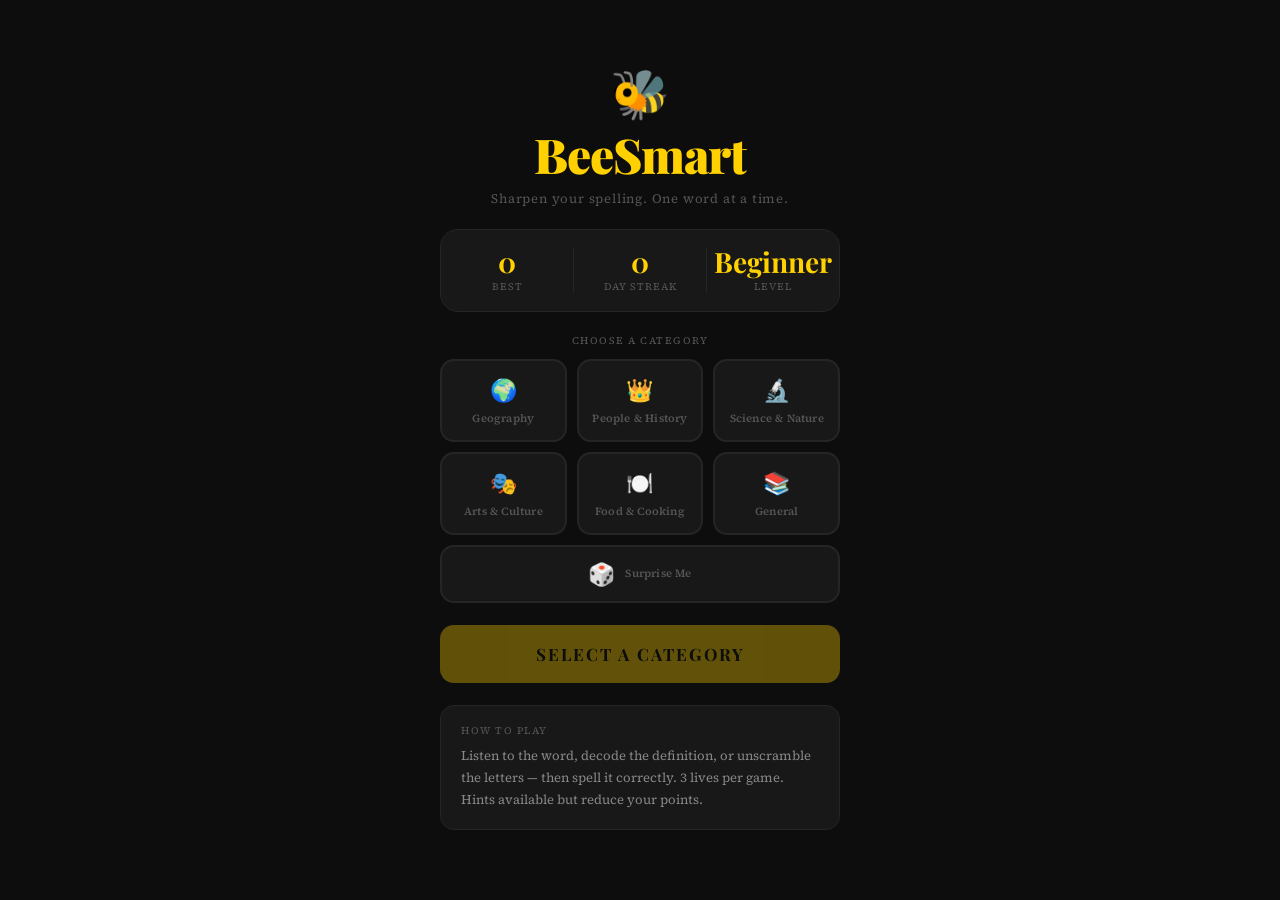
<file: beesmart.html>
<!DOCTYPE html>
<html lang="en">
<head>
<meta charset="UTF-8"/>
<meta name="viewport" content="width=device-width, initial-scale=1.0"/>
<title>BeeSmart</title>
<link href="https://fonts.googleapis.com/css2?family=Playfair+Display:wght@700;900&family=Source+Serif+4:ital,wght@0,300;0,400;0,600;1,400&display=swap" rel="stylesheet"/>
<style>
  :root {
    --yellow: #FFD100;
    --black: #0d0d0d;
    --card: #181818;
    --border: #252525;
    --muted: #555;
    --text: #e0e0e0;
  }
  * { box-sizing: border-box; margin: 0; padding: 0; }
  body {
    background: var(--black);
    color: var(--yellow);
    font-family: 'Source Serif 4', Georgia, serif;
    min-height: 100vh;
    display: flex;
    align-items: center;
    justify-content: center;
    padding: 24px 20px;
  }
  #app { width: 100%; max-width: 400px; }

  /* HOME */
  .home { display: flex; flex-direction: column; align-items: center; gap: 22px; }
  .logo-area { text-align: center; }
  .bee-icon { font-size: 48px; line-height: 1; margin-bottom: 4px; }
  h1 { font-family: 'Playfair Display', Georgia, serif; font-size: 48px; font-weight: 900; letter-spacing: -1px; color: var(--yellow); }
  .tagline { font-size: 13px; color: var(--muted); letter-spacing: 0.8px; margin-top: 4px; }
  .stats-row { display: flex; width: 100%; background: var(--card); border-radius: 18px; border: 1px solid var(--border); padding: 18px 0; }
  .stat-box { flex: 1; display: flex; flex-direction: column; align-items: center; gap: 4px; }
  .stat-num { font-family: 'Playfair Display', serif; font-size: 28px; font-weight: 700; color: var(--yellow); line-height: 1; }
  .stat-label { font-size: 10px; color: var(--muted); text-transform: uppercase; letter-spacing: 1px; }
  .stat-divider { width: 1px; background: var(--border); }

  /* CATEGORY PICKER */
  .section-title { font-size: 10px; text-transform: uppercase; letter-spacing: 1.5px; color: var(--muted); margin-bottom: 12px; text-align: center; }
  .category-grid { display: grid; grid-template-columns: 1fr 1fr 1fr; gap: 10px; width: 100%; }
  .cat-btn {
    padding: 14px 10px; background: var(--card); border: 2px solid var(--border);
    border-radius: 14px; cursor: pointer; font-family: 'Source Serif 4', serif;
    color: var(--muted); text-align: center; transition: all 0.15s;
    display: flex; flex-direction: column; align-items: center; gap: 6px;
  }
  .cat-btn:hover { border-color: var(--yellow); color: var(--yellow); }
  .cat-btn.selected { border-color: var(--yellow); color: var(--yellow); background: #1f1a00; }
  .cat-emoji { font-size: 22px; }
  .cat-name { font-size: 12px; font-weight: 600; letter-spacing: 0.3px; }
  .cat-btn.surprise { grid-column: 1 / -1; flex-direction: row; justify-content: center; gap: 10px; padding: 12px; }
  .cat-name { font-size: 11px; font-weight: 600; letter-spacing: 0.2px; }

  .btn-primary { width: 100%; padding: 18px; background: var(--yellow); color: var(--black); border: none; border-radius: 14px; font-size: 17px; font-weight: 700; cursor: pointer; letter-spacing: 2px; font-family: 'Playfair Display', serif; transition: opacity 0.15s; }
  .btn-primary:hover { opacity: 0.9; }
  .btn-primary:disabled { opacity: 0.35; cursor: not-allowed; }
  .btn-secondary { width: 100%; padding: 14px; background: transparent; color: var(--muted); border: 1px solid var(--border); border-radius: 14px; font-size: 15px; cursor: pointer; font-family: 'Source Serif 4', serif; transition: color 0.15s; }
  .btn-secondary:hover { color: var(--yellow); }
  .how-to { background: var(--card); border-radius: 14px; padding: 18px 20px; width: 100%; border: 1px solid var(--border); }
  .how-to-title { font-size: 10px; text-transform: uppercase; letter-spacing: 1.5px; color: var(--muted); margin-bottom: 8px; }
  .how-to-text { font-size: 13px; color: #888; line-height: 1.7; }

  /* DIFFICULTY BAR */
  .diff-bar-wrap { width: 100%; margin-bottom: 4px; }
  .diff-bar-label { display: flex; justify-content: space-between; align-items: center; margin-bottom: 6px; }
  .diff-bar-title { font-size: 10px; color: var(--muted); text-transform: uppercase; letter-spacing: 1px; }
  .diff-bar-value { font-size: 11px; color: var(--yellow); font-weight: 600; letter-spacing: 0.5px; }
  .diff-bar-track { width: 100%; height: 3px; background: var(--border); border-radius: 2px; overflow: hidden; }
  .diff-bar-fill { height: 100%; background: var(--yellow); border-radius: 2px; transition: width 0.8s ease; }

  /* GAME HEADER */
  .game-header { display: flex; justify-content: space-between; align-items: center; margin-bottom: 10px; }
  .lives { display: flex; gap: 4px; }
  .heart { font-size: 22px; }
  .heart.lost { filter: grayscale(1); opacity: 0.2; }
  .score-area { display: flex; align-items: center; gap: 8px; }
  .score-num { font-family: 'Playfair Display', serif; font-size: 32px; font-weight: 700; }
  .streak-pill { background: var(--card); border: 1px solid var(--border); border-radius: 20px; padding: 3px 10px; font-size: 13px; }
  .home-btn { background: transparent; border: none; color: var(--muted); font-size: 20px; cursor: pointer; padding: 4px 8px; line-height: 1; transition: color 0.15s; }
  .home-btn:hover { color: var(--yellow); }

  /* GAME BODY */
  .game-body { display: flex; flex-direction: column; gap: 14px; }
  .mechanic-badge { font-size: 11px; color: var(--muted); text-transform: uppercase; letter-spacing: 1.5px; text-align: center; }
  .word-card { background: var(--card); border-radius: 20px; padding: 28px 24px; text-align: center; border: 1px solid var(--border); }
  .speak-btn { display: inline-flex; align-items: center; gap: 10px; background: var(--yellow); color: var(--black); border: none; border-radius: 12px; padding: 13px 20px; font-size: 15px; cursor: pointer; font-weight: 700; font-family: 'Source Serif 4', serif; transition: opacity 0.15s; }
  .speak-btn:hover { opacity: 0.9; }
  .speak-btn-small { display: inline-flex; align-items: center; gap: 6px; background: transparent; color: var(--muted); border: 1px solid var(--border); border-radius: 10px; padding: 7px 14px; font-size: 12px; cursor: pointer; font-family: 'Source Serif 4', serif; transition: all 0.15s; margin-top: 14px; }
  .speak-btn-small:hover { color: var(--yellow); border-color: var(--yellow); }
  .cat-tag { margin-top: 12px; font-size: 11px; color: #3a3a3a; text-transform: uppercase; letter-spacing: 1px; }
  .def-text { font-size: 17px; line-height: 1.65; color: var(--text); font-style: italic; }
  .scramble-row { display: flex; gap: 6px; justify-content: center; flex-wrap: wrap; }
  .s-letter { width: 38px; height: 46px; background: var(--yellow); color: var(--black); border-radius: 8px; display: inline-flex; align-items: center; justify-content: center; font-size: 20px; font-weight: 700; font-family: 'Playfair Display', serif; }
  .feedback { border-radius: 12px; padding: 13px 16px; text-align: center; font-size: 14px; color: #fff; }
  .feedback.correct { background: #14532d; }
  .feedback.try { background: #78350f; }
  .feedback.wrong { background: #7f1d1d; }
  .hint-box { background: var(--card); border-radius: 14px; padding: 16px 18px; border: 1px solid var(--border); display: flex; flex-direction: column; gap: 8px; }
  .hint-label { color: var(--yellow); font-weight: 600; }
  .hint-text { font-size: 13px; color: #bbb; line-height: 1.6; }
  .input-row { display: flex; gap: 10px; }
  input[type="text"] { flex: 1; background: var(--card); border: 2px solid var(--border); border-radius: 12px; padding: 16px; font-size: 17px; color: #fff; font-family: 'Source Serif 4', serif; outline: none; transition: border-color 0.2s; }
  input[type="text"]:focus { border-color: var(--yellow); }
  .submit-btn { background: var(--yellow); color: var(--black); border: none; border-radius: 12px; padding: 0 20px; font-size: 22px; cursor: pointer; font-weight: 700; min-width: 54px; transition: opacity 0.15s; }
  .submit-btn:hover { opacity: 0.9; }
  .hint-btn { background: transparent; border: 1px solid var(--border); color: var(--muted); border-radius: 12px; padding: 12px; font-size: 13px; cursor: pointer; font-family: 'Source Serif 4', serif; width: 100%; transition: color 0.15s; }
  .hint-btn:hover { color: var(--yellow); }

  /* LOADING */
  .loading-wrap { text-align: center; padding: 60px 0; }
  .loading-bee { font-size: 48px; animation: float 1.5s ease-in-out infinite; }
  .loading-text { color: var(--muted); font-size: 13px; margin-top: 12px; letter-spacing: 0.5px; }

  /* GAME OVER */
  .gameover { display: flex; flex-direction: column; align-items: center; gap: 16px; text-align: center; }
  .gameover-bee { font-size: 72px; line-height: 1; }
  .gameover-title { font-family: 'Playfair Display', serif; font-size: 32px; }
  .gameover-score { font-family: 'Playfair Display', serif; font-size: 72px; font-weight: 900; color: #fff; line-height: 1; }
  .gameover-label { font-size: 12px; color: var(--muted); text-transform: uppercase; letter-spacing: 1.5px; }
  .gameover-cat { font-size: 14px; color: var(--muted); }
  .new-best { font-size: 15px; color: var(--yellow); }

  /* LEVEL UP TOAST */
  #toast {
    position: fixed; top: 24px; left: 50%; transform: translateX(-50%) translateY(-80px);
    background: var(--yellow); color: var(--black); padding: 12px 24px;
    border-radius: 40px; font-family: 'Playfair Display', serif; font-size: 15px; font-weight: 700;
    letter-spacing: 0.5px; z-index: 1000; pointer-events: none;
    transition: transform 0.4s cubic-bezier(0.34, 1.56, 0.64, 1), opacity 0.3s ease;
    opacity: 0; white-space: nowrap;
  }
  #toast.show { transform: translateX(-50%) translateY(0); opacity: 1; }

  /* CELEBRATION */
  #celebration { position: fixed; inset: 0; display: none; align-items: center; justify-content: center; gap: 16px; pointer-events: none; z-index: 999; }
  #celebration.show { display: flex; animation: fadeInOut 1.5s ease forwards; }
  .celeb-emoji { font-size: 56px; animation: bounce 0.5s ease infinite alternate; }

  @keyframes float { 0%,100% { transform: translateY(0); } 50% { transform: translateY(-10px); } }
  @keyframes bounce { from { transform: translateY(0); } to { transform: translateY(-20px); } }
  @keyframes fadeInOut { 0% { opacity:0; } 20% { opacity:1; } 80% { opacity:1; } 100% { opacity:0; } }
  @keyframes shake { 0%,100%{transform:translateX(0)} 25%{transform:translateX(-6px)} 75%{transform:translateX(6px)} }
  .shake { animation: shake 0.3s ease; }
</style>
</head>
<body>
<div id="app"></div>
<div id="toast"></div>
<div id="celebration">
  <span class="celeb-emoji">🐝</span>
  <span class="celeb-emoji" style="animation-delay:0.1s">⭐</span>
  <span class="celeb-emoji" style="animation-delay:0.2s">🐝</span>
  <span class="celeb-emoji" style="animation-delay:0.3s">✨</span>
  <span class="celeb-emoji" style="animation-delay:0.4s">🐝</span>
</div>

<script>
const API = "https://api.anthropic.com/v1/messages";
const MECHANICS = ["audio","definition","scramble"];
const CATEGORIES = [
  { id: "geography", name: "Geography",       emoji: "🌍", prompt: "cities, countries, capitals, rivers, mountains, landmarks, regions" },
  { id: "history",   name: "People & History",emoji: "👑", prompt: "historical figures, events, dynasties, explorers, leaders, eras" },
  { id: "science",   name: "Science & Nature",emoji: "🔬", prompt: "scientific terms, animals, plants, elements, phenomena, anatomy" },
  { id: "arts",      name: "Arts & Culture",  emoji: "🎭", prompt: "art movements, musicians, authors, films, cultural terms, architecture" },
  { id: "food",      name: "Food & Cooking",  emoji: "🍽️", prompt: "ingredients, dishes, cooking techniques, cuisines, chefs, food terms" },
  { id: "general",   name: "General",         emoji: "📚", prompt: "mixed nouns, concepts, commonly misspelled words, vocabulary, idioms" },
  { id: "surprise",  name: "Surprise Me",     emoji: "🎲", prompt: "anything goes — a wild unpredictable mix of all categories" },
];

let state = {
  screen: "home",
  selectedCategory: null,
  lives: 3, score: 0, streak: 0,
  dailyStreak: 0, highScore: 0,
  difficulty: 1, currentWord: null,
  mechanic: "audio", hint: null,
  hintUsed: false, attempts: 0,
  usedWords: [], transitioning: false,
  scrambled: "", loading: false, feedback: null,
};

function saveToStorage(k, v) { try { localStorage.setItem("beesmart_"+k, JSON.stringify(v)); } catch {} }
function loadFromStorage(k) { try { const v = localStorage.getItem("beesmart_"+k); return v ? JSON.parse(v) : null; } catch { return null; } }

function initStorage() {
  const hs = loadFromStorage("highscore"); if (hs !== null) state.highScore = hs;
  const diff = loadFromStorage("difficulty"); if (diff !== null) state.difficulty = diff;
  const ds = loadFromStorage("dailystreak");
  if (ds) {
    const today = new Date().toDateString();
    const yesterday = new Date(Date.now()-86400000).toDateString();
    if (ds.lastDate === today || ds.lastDate === yesterday) state.dailyStreak = ds.streak;
  }
}

function saveProgress() {
  if (state.score > state.highScore) { state.highScore = state.score; saveToStorage("highscore", state.highScore); }
  saveToStorage("difficulty", state.difficulty);
  const today = new Date().toDateString();
  const ds = loadFromStorage("dailystreak");
  let s = 1;
  if (ds) {
    const yesterday = new Date(Date.now()-86400000).toDateString();
    if (ds.lastDate === today) s = ds.streak;
    else if (ds.lastDate === yesterday) s = ds.streak + 1;
  }
  state.dailyStreak = s;
  saveToStorage("dailystreak", { streak: s, lastDate: today });
}

function diffLabel(d) {
  if (d < 2) return "Beginner";
  if (d < 4) return "Easy";
  if (d < 6) return "Medium";
  if (d < 8) return "Hard";
  if (d < 9.5) return "Expert";
  return "Master";
}

function scrambleWord(word) {
  const arr = word.split("");
  for (let i = arr.length-1; i > 0; i--) { const j = Math.floor(Math.random()*(i+1)); [arr[i],arr[j]]=[arr[j],arr[i]]; }
  const r = arr.join(""); return r === word && word.length > 1 ? scrambleWord(word) : r;
}

function speak(text) {
  window.speechSynthesis.cancel();
  const u = new SpeechSynthesisUtterance(text);
  u.rate = 0.85; u.pitch = 1;
  window.speechSynthesis.speak(u);
}

function showToast(msg) {
  const t = document.getElementById("toast");
  t.textContent = msg; t.classList.add("show");
  setTimeout(() => t.classList.remove("show"), 2500);
}

function showCelebration() {
  const el = document.getElementById("celebration");
  el.classList.add("show");
  setTimeout(() => el.classList.remove("show"), 1500);
}

async function fetchWord() {
  const cat = CATEGORIES.find(c => c.id === state.selectedCategory) || CATEGORIES[4];
  const dl = state.difficulty < 3 ? "easy" : state.difficulty < 6 ? "medium" : "hard";
  const res = await fetch(API, {
    method: "POST",
    headers: { "Content-Type": "application/json" },
    body: JSON.stringify({
      model: "claude-sonnet-4-20250514",
      max_tokens: 1000,
      messages: [{ role: "user", content:
        `Generate a spelling challenge word for an adult spelling bee game.\n\nCategory: ${cat.name} — focus on: ${cat.prompt}\nAlso mix in proper nouns (names, cities, countries) relevant to the category.\nDifficulty: ${dl} (${state.difficulty.toFixed(1)}/10)\nDo NOT use: ${state.usedWords.slice(-20).join(", ")||"none"}\n\nEasy=well-known words, Medium=tricky spellings, Hard=obscure/complex\n\nIMPORTANT: In the sentence field, replace the word itself with "______" so the player cannot see the spelling.\n\nRespond ONLY raw JSON no markdown:\n{"word":"the word","definition":"clear definition max 15 words","sentence":"sentence with the target word replaced by ______","category":"specific subcategory label"}`
      }]
    })
  });
  const data = await res.json();
  return JSON.parse(data.content[0].text.trim().replace(/```json|```/g,""));
}

async function loadNextWord() {
  state.loading = true; state.hint = null; state.hintUsed = false;
  state.attempts = 0; state.feedback = null; state.transitioning = false;
  render();
  try {
    const wordData = await fetchWord();
    const next = MECHANICS[Math.floor(Math.random()*MECHANICS.length)];
    state.mechanic = next; state.currentWord = wordData;
    state.usedWords.push(wordData.word);
    if (next === "scramble") state.scrambled = scrambleWord(wordData.word.toUpperCase());
    state.loading = false; render();
    if (next === "audio") setTimeout(() => speak(wordData.word), 400);
    setTimeout(() => { const i = document.getElementById("word-input"); if (i) i.focus(); }, 150);
  } catch(e) {
    state.loading = false;
    state.feedback = { type: "wrong", msg: "Connection issue — please retry" };
    render();
  }
}

function handleSubmit() {
  if (!state.currentWord || state.transitioning) return;
  const inp = document.getElementById("word-input");
  if (!inp || !inp.value.trim()) return;
  const correct = inp.value.trim().toLowerCase() === state.currentWord.word.toLowerCase();

  if (correct) {
    const pts = state.hintUsed ? 1 : state.attempts === 0 ? 3 : 2;
    state.score += pts; state.streak += 1;
    const prevDiff = state.difficulty;
    state.difficulty = Math.min(10, state.difficulty + (state.hintUsed ? 0.2 : 0.4));
    if (Math.floor(state.difficulty) > Math.floor(prevDiff)) {
      setTimeout(() => showToast(`🐝 Level Up! ${diffLabel(state.difficulty)}`), 700);
    }
    state.feedback = { type: "correct", msg: state.streak >= 3 ? `🔥 ${state.streak} in a row! +${pts}pts` : `✓ Correct! +${pts} pts` };
    state.transitioning = true;
    saveProgress();
    if (state.streak > 0 && state.streak % 3 === 0) showCelebration();
    inp.value = ""; render();
    setTimeout(() => loadNextWord(), 1400);
  } else {
    state.attempts += 1;
    if (state.attempts >= 2) {
      state.lives -= 1; state.streak = 0;
      state.difficulty = Math.max(1, state.difficulty - 0.3);
      state.transitioning = true;
      if (state.lives <= 0) {
        saveProgress();
        state.feedback = { type: "wrong", msg: `The word was "${state.currentWord.word}"` };
        render(); setTimeout(() => { state.screen = "gameover"; render(); }, 2000);
      } else {
        state.feedback = { type: "wrong", msg: `It was "${state.currentWord.word}"` };
        render(); setTimeout(() => loadNextWord(), 1800);
      }
    } else {
      state.feedback = { type: "try", msg: "Not quite — try again!" };
      if (!state.hint) state.hint = { definition: state.currentWord.definition, sentence: state.currentWord.sentence };
      inp.value = "";
      const row = document.querySelector(".input-row");
      if (row) { row.classList.add("shake"); setTimeout(() => row.classList.remove("shake"), 300); }
      render();
    }
  }
}

function selectCategory(id) { state.selectedCategory = id; render(); }

function startGame() {
  if (!state.selectedCategory) return;
  state.screen = "game"; state.lives = 3; state.score = 0;
  state.streak = 0; state.usedWords = []; state.currentWord = null; state.feedback = null;
  loadNextWord();
}

function revealHint() {
  if (!state.currentWord) return;
  state.hint = { definition: state.currentWord.definition, sentence: state.currentWord.sentence };
  state.hintUsed = true; render();
}

function goHome() {
  window.speechSynthesis.cancel();
  state.screen = "home";
  state.currentWord = null;
  state.feedback = null;
  render();
}

function render() {
  const app = document.getElementById("app");

  if (state.screen === "home") {
    const catBtns = CATEGORIES.map(c => {
      const sel = state.selectedCategory === c.id ? "selected" : "";
      const surprise = c.id === "surprise" ? "surprise" : "";
      return `<button class="cat-btn ${surprise} ${sel}" onclick="selectCategory('${c.id}')"><span class="cat-emoji">${c.emoji}</span><span class="cat-name">${c.name}</span></button>`;
    }).join("");
    app.innerHTML = `
      <div class="home">
        <div class="logo-area">
          <div class="bee-icon">🐝</div>
          <h1>BeeSmart</h1>
          <p class="tagline">Sharpen your spelling. One word at a time.</p>
        </div>
        <div class="stats-row">
          <div class="stat-box"><span class="stat-num">${state.highScore}</span><span class="stat-label">Best</span></div>
          <div class="stat-divider"></div>
          <div class="stat-box"><span class="stat-num">${state.dailyStreak}</span><span class="stat-label">Day Streak</span></div>
          <div class="stat-divider"></div>
          <div class="stat-box"><span class="stat-num">${diffLabel(state.difficulty)}</span><span class="stat-label">Level</span></div>
        </div>
        <div style="width:100%">
          <p class="section-title">Choose a category</p>
          <div class="category-grid">${catBtns}</div>
        </div>
        <button class="btn-primary" onclick="startGame()" ${!state.selectedCategory?"disabled":""}>
          ${state.selectedCategory ? "PLAY" : "SELECT A CATEGORY"}
        </button>
        <div class="how-to">
          <p class="how-to-title">How to play</p>
          <p class="how-to-text">Listen to the word, decode the definition, or unscramble the letters — then spell it correctly. 3 lives per game. Hints available but reduce your points.</p>
        </div>
      </div>`;
    return;
  }

  if (state.screen === "gameover") {
    const newBest = state.score > 0 && state.score >= state.highScore;
    const cat = CATEGORIES.find(c => c.id === state.selectedCategory);
    app.innerHTML = `
      <div class="gameover">
        <div class="gameover-bee">🐝</div>
        <h2 class="gameover-title">Game Over</h2>
        <div class="gameover-score">${state.score}</div>
        <p class="gameover-label">points</p>
        ${cat ? `<p class="gameover-cat">${cat.emoji} ${cat.name}</p>` : ""}
        ${newBest ? `<p class="new-best">✨ New personal best!</p>` : ""}
        <div style="height:8px"></div>
        <button class="btn-primary" onclick="startGame()">PLAY AGAIN</button>
        <button class="btn-secondary" onclick="state.screen='home';render()">Change Category</button>
      </div>`;
    return;
  }

  // GAME
  const hearts = [0,1,2].map(i => `<span class="heart ${i<state.lives?"":"lost"}">♥</span>`).join("");
  const diffPct = ((state.difficulty-1)/9)*100;

  let cardHTML = "";
  if (state.loading) {
    const cat = CATEGORIES.find(c => c.id === state.selectedCategory);
    cardHTML = `<div class="loading-wrap"><div class="loading-bee">🐝</div><p class="loading-text">Finding your ${cat?cat.name.toLowerCase():"next"} word...</p></div>`;
  } else if (state.currentWord) {
    const sw = state.currentWord.word.replace(/'/g,"\\'");
    let inner = "";
    if (state.mechanic === "audio") {
      inner = `<button class="speak-btn" onclick="speak('${sw}')">🔊 Hear word again</button><p class="cat-tag">${state.currentWord.category}</p>`;
    } else if (state.mechanic === "definition") {
      inner = `<p class="def-text">"${state.currentWord.definition}"</p><p class="cat-tag">${state.currentWord.category}</p><button class="speak-btn-small" onclick="speak('${sw}')">🔊 Hear pronunciation</button>`;
    } else {
      const letters = state.scrambled.split("").map(l=>`<span class="s-letter">${l}</span>`).join("");
      inner = `<div class="scramble-row">${letters}</div><p class="cat-tag">${state.currentWord.category}</p><button class="speak-btn-small" onclick="speak('${sw}')">🔊 Hear pronunciation</button>`;
    }
    cardHTML = `<div class="word-card">${inner}</div>`;
  }

  const mechanicLabel = state.mechanic==="audio"?"🔊 Listen & Spell":state.mechanic==="definition"?"📖 Define & Spell":"🔀 Unscramble";

  app.innerHTML = `
    <div class="game-header">
      <div style="display:flex;align-items:center;gap:8px">
        <button class="home-btn" onclick="goHome()" title="Home">⌂</button>
        <div class="lives">${hearts}</div>
      </div>
      <div class="score-area">
        <span class="score-num">${state.score}</span>
        ${state.streak>=2?`<span class="streak-pill">🔥 ${state.streak}</span>`:""}
      </div>
    </div>
    <div class="diff-bar-wrap">
      <div class="diff-bar-label">
        <span class="diff-bar-title">Difficulty</span>
        <span class="diff-bar-value">${diffLabel(state.difficulty)}</span>
      </div>
      <div class="diff-bar-track"><div class="diff-bar-fill" style="width:${diffPct}%"></div></div>
    </div>
    <div class="game-body">
      ${state.currentWord&&!state.loading?`<p class="mechanic-badge">${mechanicLabel}</p>`:""}
      ${cardHTML}
      ${state.feedback?`<div class="feedback ${state.feedback.type}">${state.feedback.msg}</div>`:""}
      ${state.hint?`<div class="hint-box"><p class="hint-text"><span class="hint-label">Definition:</span> ${state.hint.definition}</p><p class="hint-text"><span class="hint-label">Example:</span> ${state.hint.sentence}</p></div>`:""}
      ${state.currentWord&&!state.loading?`
        <div class="input-row">
          <input id="word-input" type="text" placeholder="Type your spelling..." autocomplete="off" autocorrect="off" autocapitalize="none" spellcheck="false" ${state.transitioning?"disabled":""}/>
          <button class="submit-btn" onclick="handleSubmit()" ${state.transitioning?"disabled":""}>→</button>
        </div>
        ${!state.hint&&!state.transitioning?`<button class="hint-btn" onclick="revealHint()">💡 Reveal hint (costs points)</button>`:""}
      `:""}
    </div>`;

  const inp = document.getElementById("word-input");
  if (inp) inp.addEventListener("keydown", e => { if (e.key==="Enter") handleSubmit(); });
}

initStorage();
render();
</script>
</body>
</html>
</file>
<file: styles.css>
/* ─── THEME VARIABLES ───────────────────────────────────────────────────────── */

:root {
  --yellow: #FFD100;
  --black: #0d0d0d;
  --card: #181818;
  --border: #252525;
  --muted: #888;
  --text: #e0e0e0;
}

/* ─── RESET ─────────────────────────────────────────────────────────────────── */

* {
  box-sizing: border-box;
  margin: 0;
  padding: 0;
}

/* ─── BASE ──────────────────────────────────────────────────────────────────── */

body {
  background: var(--black);
  color: var(--yellow);
  font-family: 'Plus Jakarta Sans', sans-serif;
  min-height: 100vh;
  display: flex;
  align-items: center;
  justify-content: center;
  padding: 24px 20px;
  transition: background 0.3s, color 0.3s;
}

#app {
  width: 100%;
  max-width: 400px;
}

/* ─── HOME ──────────────────────────────────────────────────────────────────── */

.home {
  display: flex;
  flex-direction: column;
  align-items: center;
  gap: 14px;
  position: relative;
}

.theme-toggle {
  position: absolute;
  top: 0;
  right: 0;
  background: transparent;
  border: none;
  font-size: 26px;
  cursor: pointer;
  padding: 6px;
  line-height: 1;
  opacity: 0.85;
  transition: opacity 0.15s;
}

.theme-toggle:hover {
  opacity: 1;
}

.logo-area {
  text-align: center;
}

.bee-icon {
  font-size: 36px;
  line-height: 1;
  margin-bottom: 2px;
}

h1 {
  font-family: 'Plus Jakarta Sans', sans-serif;
  font-size: 38px;
  font-weight: 900;
  letter-spacing: -1px;
  color: var(--yellow);
}

.tagline {
  font-size: 13px;
  color: var(--muted);
  letter-spacing: 0.8px;
  margin-top: 4px;
}

.stats-row {
  display: flex;
  width: 100%;
  background: var(--card);
  border-radius: 18px;
  border: 1px solid var(--border);
  padding: 12px 0;
}

.stat-box {
  flex: 1;
  display: flex;
  flex-direction: column;
  align-items: center;
  gap: 2px;
}

.stat-num {
  font-family: 'Plus Jakarta Sans', sans-serif;
  font-size: 22px;
  font-weight: 700;
  color: var(--yellow);
  line-height: 1;
}

.stat-label {
  font-size: 10px;
  color: var(--muted);
  text-transform: uppercase;
  letter-spacing: 1px;
}

.stat-divider {
  width: 1px;
  background: var(--border);
}

/* ─── CATEGORY PICKER ───────────────────────────────────────────────────────── */

.section-title {
  font-size: 10px;
  text-transform: uppercase;
  letter-spacing: 1.5px;
  color: var(--muted);
  margin-bottom: 12px;
  text-align: center;
}

.category-grid {
  display: grid;
  grid-template-columns: 1fr 1fr 1fr;
  gap: 10px;
  width: 100%;
}

.cat-btn {
  padding: 14px 8px;
  background: var(--card);
  border: 2px solid var(--border);
  border-radius: 14px;
  cursor: pointer;
  font-family: 'Plus Jakarta Sans', sans-serif;
  color: var(--muted);
  text-align: center;
  transition: all 0.15s;
  display: flex;
  flex-direction: column;
  align-items: center;
  gap: 6px;
}

.cat-btn:hover {
  border-color: var(--yellow);
  color: var(--yellow);
}

.cat-btn.selected {
  border-color: var(--yellow);
  color: var(--yellow);
  background: #1f1a00;
}

.cat-emoji {
  font-size: 20px;
}

.cat-name {
  font-size: 11px;
  font-weight: 600;
  letter-spacing: 0.2px;
}

.cat-btn.capitals-mode {
  border-color: #2a4a7f;
  background: #0d1f3c;
  color: #7aadff;
}

.cat-btn.capitals-mode:hover {
  border-color: #4a7abf;
  background: #162d52;
  color: #a8cbff;
}

.cat-btn.surprise {
  grid-column: 1 / -1;
  flex-direction: row;
  justify-content: center;
  gap: 10px;
  padding: 12px;
}

/* ─── BUTTONS ───────────────────────────────────────────────────────────────── */

.btn-primary {
  width: 100%;
  padding: 18px;
  background: var(--yellow);
  color: var(--black);
  border: none;
  border-radius: 14px;
  font-size: 17px;
  font-weight: 700;
  cursor: pointer;
  letter-spacing: 2px;
  font-family: 'Plus Jakarta Sans', sans-serif;
  transition: opacity 0.15s;
}

.btn-primary:hover {
  opacity: 0.9;
}

.btn-primary:disabled {
  opacity: 0.35;
  cursor: not-allowed;
}

.btn-secondary {
  width: 100%;
  padding: 14px;
  background: transparent;
  color: var(--muted);
  border: 1px solid var(--border);
  border-radius: 14px;
  font-size: 15px;
  cursor: pointer;
  font-family: 'Plus Jakarta Sans', sans-serif;
  transition: color 0.15s;
}

.btn-secondary:hover {
  color: var(--yellow);
}

/* ─── HOW TO ────────────────────────────────────────────────────────────────── */

.how-to {
  background: var(--card);
  border-radius: 14px;
  padding: 18px 20px;
  width: 100%;
  border: 1px solid var(--border);
}

.how-to-title {
  font-size: 10px;
  text-transform: uppercase;
  letter-spacing: 1.5px;
  color: var(--muted);
  margin-bottom: 8px;
}

.how-to-text {
  font-size: 13px;
  color: var(--muted);
  line-height: 1.7;
}

/* ─── DIFFICULTY BAR ────────────────────────────────────────────────────────── */

.diff-bar-wrap {
  width: 100%;
  margin-bottom: 4px;
}

.diff-bar-label {
  display: flex;
  justify-content: space-between;
  align-items: center;
  margin-bottom: 6px;
}

.diff-bar-title {
  font-size: 10px;
  color: var(--muted);
  text-transform: uppercase;
  letter-spacing: 1px;
}

.diff-bar-value {
  font-size: 11px;
  color: var(--yellow);
  font-weight: 600;
  letter-spacing: 0.5px;
}

.diff-bar-track {
  width: 100%;
  height: 3px;
  background: var(--border);
  border-radius: 2px;
  overflow: hidden;
}

.diff-bar-fill {
  height: 100%;
  background: var(--yellow);
  border-radius: 2px;
  transition: width 0.8s ease;
}

/* ─── GAME HEADER ───────────────────────────────────────────────────────────── */

.game-header {
  display: flex;
  justify-content: space-between;
  align-items: center;
  margin-bottom: 10px;
}

.lives {
  display: flex;
  gap: 4px;
}

.heart {
  font-size: 22px;
}

.heart.lost {
  filter: grayscale(1);
  opacity: 0.2;
}

.score-area {
  display: flex;
  align-items: center;
  gap: 8px;
}

.score-num {
  font-family: 'Plus Jakarta Sans', sans-serif;
  font-size: 32px;
  font-weight: 700;
}

.streak-pill {
  background: var(--card);
  border: 1px solid var(--border);
  border-radius: 20px;
  padding: 3px 10px;
  font-size: 13px;
}

.home-btn {
  background: transparent;
  border: none;
  color: var(--muted);
  font-size: 20px;
  cursor: pointer;
  padding: 4px 8px;
  line-height: 1;
  transition: color 0.15s;
}

.home-btn:hover {
  color: var(--yellow);
}

/* ─── GAME BODY ─────────────────────────────────────────────────────────────── */

.game-body {
  display: flex;
  flex-direction: column;
  gap: 14px;
}


.mechanic-badge {
  font-size: 11px;
  color: var(--muted);
  text-transform: uppercase;
  letter-spacing: 1.5px;
  text-align: center;
}

.word-card {
  background: var(--card);
  border-radius: 20px;
  padding: 28px 24px;
  text-align: center;
  border: 1px solid var(--border);
}

.speak-btn {
  display: inline-flex;
  align-items: center;
  gap: 10px;
  background: var(--yellow);
  color: var(--black);
  border: none;
  border-radius: 12px;
  padding: 13px 20px;
  font-size: 18px;
  cursor: pointer;
  font-weight: 700;
  font-family: 'Plus Jakarta Sans', sans-serif;
  transition: opacity 0.15s;
}

.speak-btn:hover {
  opacity: 0.9;
}

.speak-btn-small {
  display: inline-flex;
  align-items: center;
  gap: 6px;
  background: transparent;
  color: var(--muted);
  border: 1px solid var(--border);
  border-radius: 10px;
  padding: 7px 14px;
  font-size: 12px;
  cursor: pointer;
  font-family: 'Plus Jakarta Sans', sans-serif;
  transition: all 0.15s;
  margin-top: 14px;
}

.speak-btn-small:hover {
  color: var(--yellow);
  border-color: var(--yellow);
}

.cat-tag {
  margin-top: 12px;
  font-size: 13px;
  color: #666;
  text-transform: uppercase;
  letter-spacing: 1px;
}

.def-text {
  font-size: 20px;
  line-height: 1.65;
  color: var(--text);
  font-style: italic;
}

/* ─── SCRAMBLE ──────────────────────────────────────────────────────────────── */

.scramble-row {
  display: flex;
  gap: 6px;
  justify-content: center;
  flex-wrap: wrap;
}

.s-letter {
  width: 38px;
  height: 46px;
  background: var(--yellow);
  color: var(--black);
  border-radius: 8px;
  display: inline-flex;
  align-items: center;
  justify-content: center;
  font-size: 24px;
  font-weight: 700;
  font-family: 'Plus Jakarta Sans', sans-serif;
  cursor: pointer;
  user-select: none;
  transition: transform 0.1s, opacity 0.1s;
}
.s-letter:active { transform: scale(0.92); }

.scramble-text-display {
  min-height: 52px;
  display: flex;
  align-items: center;
  justify-content: center;
  padding: 10px 12px;
  border-radius: 10px;
  border: 2px dashed var(--yellow);
  font-weight: 800;
  font-family: 'Plus Jakarta Sans', sans-serif;
  letter-spacing: 0.18em;
  flex-wrap: wrap;
}
.scramble-placed { color: var(--yellow); }
.scramble-empty  { color: var(--muted);  }
.scramble-hint-slot { color: var(--text); opacity: 0.55; }

.scramble-undo-btn {
  background: none;
  border: 1px solid var(--border);
  border-radius: 8px;
  color: var(--muted);
  padding: 4px 12px;
  font-size: 13px;
  font-family: 'Plus Jakarta Sans', sans-serif;
  cursor: pointer;
  transition: color 0.15s, border-color 0.15s;
}
.scramble-undo-btn:hover:not(:disabled) { color: var(--text); border-color: var(--text); }
.scramble-undo-btn:disabled { opacity: 0.3; cursor: default; }

/* ─── LETTER GAP ────────────────────────────────────────────────────────────── */

.gap-row {
  display: flex;
  gap: 5px;
  justify-content: center;
  flex-wrap: wrap;
  margin-bottom: 4px;
}

.gap-tile-sm .gap-input, .gap-tile-sm .gap-letter { width: 26px; height: 32px; font-size: 14px; }
.gap-tile-md .gap-input, .gap-tile-md .gap-letter { width: 30px; height: 36px; font-size: 16px; }

.gap-letter {
  width: 34px;
  height: 42px;
  border-radius: 7px;
  display: inline-flex;
  align-items: center;
  justify-content: center;
  font-size: 22px;
  font-weight: 700;
  font-family: 'Plus Jakarta Sans', sans-serif;
}

.gap-letter.shown {
  background: var(--card);
  border: 1px solid var(--border);
  color: var(--yellow);
}

.gap-letter.hidden {
  background: #1f1a00;
  border: 2px dashed #444;
  color: transparent;
}

.gap-instruction {
  font-size: 12px;
  color: var(--muted);
  margin-top: 10px;
}

.gap-input {
  width: 34px;
  height: 42px;
  background: #1f1a00;
  border: 2px dashed #555;
  border-radius: 7px;
  text-align: center;
  font-size: 22px;
  font-weight: 700;
  color: #fff;
  font-family: 'Plus Jakarta Sans', sans-serif;
  outline: none;
  transition: border-color 0.2s;
  text-transform: uppercase;
  padding: 0;
  caret-color: transparent;
}

.gap-input:focus {
  border-color: var(--yellow);
  border-style: solid;
}

.gap-active {
  border-color: var(--yellow) !important;
  background: rgba(251, 191, 36, 0.12);
}

.gap-input.gap-hinted {
  background: #2a2000;
  border: 2px solid var(--yellow);
  color: var(--yellow);
  opacity: 0.85;
  cursor: default;
}

body.day .gap-input.gap-hinted {
  background: #fef08a;
  border: 2px solid #b45309;
  color: #92400e;
}

/* ─── ONE LETTER OFF ────────────────────────────────────────────────────────── */

.olo-row {
  display: flex;
  gap: 5px;
  justify-content: center;
  flex-wrap: wrap;
}

.olo-tile-sm .olo-letter { width: 28px; height: 36px; font-size: 14px; padding: 0; }
.olo-tile-md .olo-letter { width: 32px; height: 40px; font-size: 16px; padding: 0; }

.olo-letter {
  width: 36px;
  height: 44px;
  background: var(--card);
  border: 2px solid var(--border);
  border-radius: 8px;
  display: inline-flex;
  align-items: center;
  justify-content: center;
  font-size: 22px;
  font-weight: 700;
  font-family: 'Plus Jakarta Sans', sans-serif;
  color: var(--yellow);
  cursor: pointer;
  transition: all 0.15s;
}

.olo-letter:hover {
  border-color: var(--yellow);
  background: #1f1a00;
}

.olo-letter.selected-wrong {
  background: #7f1d1d;
  border-color: #ef4444;
  color: #fff;
}

.olo-letter.confirmed-wrong {
  background: #7f1d1d;
  border-color: #ef4444;
  color: #fff;
  cursor: default;
}

.olo-letter.confirmed-right {
  background: #14532d;
  border-color: #22c55e;
  color: #fff;
  cursor: default;
}

.olo-fix-row {
  display: flex;
  align-items: center;
  gap: 10px;
  justify-content: center;
  margin-top: 12px;
}

.olo-fix-label {
  font-size: 13px;
  color: var(--muted);
}

.olo-fix-input {
  width: 52px;
  height: 52px;
  background: var(--card);
  border: 2px solid var(--yellow);
  border-radius: 10px;
  text-align: center;
  font-size: 24px;
  font-weight: 700;
  color: var(--yellow);
  font-family: 'Plus Jakarta Sans', sans-serif;
  outline: none;
  text-transform: uppercase;
}

.olo-submit {
  background: var(--yellow);
  color: var(--black);
  border: none;
  border-radius: 10px;
  padding: 0 16px;
  height: 52px;
  font-size: 20px;
  cursor: pointer;
  font-weight: 700;
}

.olo-instruction {
  font-size: 12px;
  color: var(--muted);
  margin-top: 10px;
  line-height: 1.5;
}

/* ─── FEEDBACK ──────────────────────────────────────────────────────────────── */

.feedback {
  border-radius: 12px;
  padding: 13px 16px;
  text-align: center;
  font-size: 14px;
  color: #fff;
}

.feedback.correct {
  background: #14532d;
}

.feedback.try {
  background: #78350f;
}

.feedback.wrong {
  background: #7f1d1d;
}

/* ─── HINT ──────────────────────────────────────────────────────────────────── */

.hint-box {
  background: var(--card);
  border-radius: 14px;
  padding: 16px 18px;
  border: 1px solid var(--border);
  display: flex;
  flex-direction: column;
  gap: 8px;
}

.hint-label {
  color: var(--yellow);
  font-weight: 600;
}

.hint-text {
  font-size: 13px;
  color: #bbb;
  line-height: 1.6;
}

/* ─── INPUT ─────────────────────────────────────────────────────────────────── */

.input-row {
  display: flex;
  gap: 10px;
}

input[type="text"] {
  flex: 1;
  background: var(--card);
  border: 2px solid var(--border);
  border-radius: 12px;
  padding: 16px;
  font-size: 17px;
  color: #fff;
  font-family: 'Plus Jakarta Sans', sans-serif;
  outline: none;
  transition: border-color 0.2s;
}

input[type="text"]:focus {
  border-color: var(--yellow);
}

.submit-btn {
  background: var(--yellow);
  color: var(--black);
  border: none;
  border-radius: 12px;
  padding: 0 20px;
  font-size: 22px;
  cursor: pointer;
  font-weight: 700;
  min-width: 54px;
  transition: opacity 0.15s;
}

.submit-btn:hover {
  opacity: 0.9;
}

.hint-btn {
  background: transparent;
  border: 1px solid var(--border);
  color: var(--muted);
  border-radius: 12px;
  padding: 12px;
  font-size: 13px;
  cursor: pointer;
  font-family: 'Plus Jakarta Sans', sans-serif;
  width: 100%;
  transition: color 0.15s;
}

.hint-btn:hover {
  color: var(--yellow);
}

.skip-btn {
  background: transparent;
  border: 1px solid var(--border);
  color: var(--muted);
  border-radius: 12px;
  padding: 10px;
  font-size: 13px;
  font-family: 'Plus Jakarta Sans', sans-serif;
  width: 100%;
  cursor: pointer;
  transition: color 0.15s;
}

.skip-btn:hover {
  color: #ef4444;
}

/* ─── LOADING ───────────────────────────────────────────────────────────────── */

.loading-wrap {
  text-align: center;
  padding: 60px 0;
}

.loading-bee {
  font-size: 48px;
  animation: float 1.5s ease-in-out infinite;
}

.loading-text {
  color: var(--muted);
  font-size: 13px;
  margin-top: 12px;
  letter-spacing: 0.5px;
}

/* ─── GAME OVER ─────────────────────────────────────────────────────────────── */

.gameover {
  display: flex;
  flex-direction: column;
  align-items: center;
  gap: 16px;
  text-align: center;
}

.gameover-bee {
  font-size: 72px;
  line-height: 1;
}

.gameover-title {
  font-family: 'Plus Jakarta Sans', sans-serif;
  font-size: 32px;
}

.gameover-score {
  font-family: 'Plus Jakarta Sans', sans-serif;
  font-size: 72px;
  font-weight: 900;
  color: #fff;
  line-height: 1;
}

.gameover-label {
  font-size: 12px;
  color: var(--muted);
  text-transform: uppercase;
  letter-spacing: 1.5px;
}

.gameover-cat {
  font-size: 14px;
  color: var(--muted);
}

.new-best {
  font-size: 15px;
  color: var(--yellow);
}

/* ─── TOAST ─────────────────────────────────────────────────────────────────── */

#toast {
  position: fixed;
  top: 24px;
  left: 50%;
  transform: translateX(-50%) translateY(-80px);
  background: var(--yellow);
  color: var(--black);
  padding: 12px 24px;
  border-radius: 40px;
  font-family: 'Plus Jakarta Sans', sans-serif;
  font-size: 15px;
  font-weight: 700;
  letter-spacing: 0.5px;
  z-index: 1000;
  pointer-events: none;
  transition: transform 0.4s cubic-bezier(0.34, 1.56, 0.64, 1), opacity 0.3s ease;
  opacity: 0;
  white-space: nowrap;
}

#toast.show {
  transform: translateX(-50%) translateY(0);
  opacity: 1;
}

/* ─── CELEBRATION ───────────────────────────────────────────────────────────── */

#celebration {
  position: fixed;
  inset: 0;
  display: none;
  align-items: center;
  justify-content: center;
  gap: 16px;
  pointer-events: none;
  z-index: 999;
}

#celebration.show {
  display: flex;
  animation: fadeInOut 1.5s ease forwards;
}

.celeb-emoji {
  font-size: 56px;
  animation: bounce 0.5s ease infinite alternate;
}

/* ─── ANIMATIONS ────────────────────────────────────────────────────────────── */

@keyframes float {
  0%, 100% { transform: translateY(0); }
  50%       { transform: translateY(-10px); }
}

@keyframes bounce {
  from { transform: translateY(0); }
  to   { transform: translateY(-20px); }
}

@keyframes fadeInOut {
  0%   { opacity: 0; }
  20%  { opacity: 1; }
  80%  { opacity: 1; }
  100% { opacity: 0; }
}

@keyframes shake {
  0%, 100% { transform: translateX(0); }
  25%       { transform: translateX(-6px); }
  75%       { transform: translateX(6px); }
}

.shake {
  animation: shake 0.3s ease;
}

/* ─── MODE SELECT ───────────────────────────────────────────────────────────── */

.mode-select {
  display: flex;
  flex-direction: column;
  align-items: center;
  gap: 10px;
  width: 100%;
}

.mode-btn {
  width: 100%;
  padding: 14px 20px;
  background: var(--card);
  border: 2px solid var(--border);
  border-radius: 18px;
  cursor: pointer;
  font-family: 'Plus Jakarta Sans', sans-serif;
  color: var(--text);
  text-align: left;
  transition: all 0.15s;
  display: flex;
  align-items: center;
  gap: 16px;
}

.mode-btn:hover {
  border-color: var(--yellow);
}

.mode-btn.spelling:hover {
  border-color: var(--yellow);
  background: #1f1a00;
}

.mode-btn.quiz {
  border-color: #2a4a7f;
}

.mode-btn.quiz:hover {
  border-color: #4a7abf;
  background: #0d1f3c;
}

.mode-btn.audio {
  border-color: #2a5a4a;
}

.mode-btn.audio:hover {
  border-color: #4abf9a;
  background: #0d2d22;
}

.mode-btn.math {
  border-color: #4a2a7f;
}

.mode-btn.math:hover {
  border-color: #8a5abf;
  background: #1a0d3c;
}

.mode-btn.math .mode-title {
  color: #b89aff;
}

body.day .mode-btn.math {
  border-color: #c4b5fd;
}

body.day .mode-btn.math:hover {
  border-color: #7c3aed;
  background: #f5f3ff;
}

body.day .mode-btn.math .mode-title {
  color: #5b21b6;
}

.mode-btn.mixed {
  padding: 14px 20px;
  border-style: dashed;
  justify-content: center;
  text-align: center;
  color: var(--muted);
  font-size: 14px;
}

.mode-btn.mixed:hover {
  border-color: #666;
  color: var(--text);
}

.mode-icon {
  font-size: 32px;
  line-height: 1;
}

.mode-info {
  flex: 1;
}

.mode-title {
  font-family: 'Plus Jakarta Sans', sans-serif;
  font-size: 20px;
  font-weight: 700;
  color: var(--yellow);
  line-height: 1.2;
}

.mode-btn.quiz .mode-title {
  color: #7aadff;
}

.mode-subtitle {
  font-size: 12px;
  color: var(--muted);
  margin-top: 4px;
  line-height: 1.4;
}

.mode-arrow {
  font-size: 20px;
  color: var(--muted);
}

.back-btn {
  background: transparent;
  border: none;
  color: var(--muted);
  font-size: 13px;
  cursor: pointer;
  padding: 4px 0;
  font-family: 'Plus Jakarta Sans', sans-serif;
  letter-spacing: 0.5px;
  transition: color 0.15s;
  align-self: flex-start;
}

.back-btn:hover {
  color: var(--yellow);
}

.quiz-grid {
  display: grid;
  grid-template-columns: 1fr 1fr;
  gap: 10px;
  width: 100%;
}

.cat-btn.quiz-mode {
  border-color: #2a4a7f;
  background: #0d1f3c;
  color: #7aadff;
}

.cat-btn.quiz-mode:hover {
  border-color: #4a7abf;
  background: #162d52;
  color: #a8cbff;
}

/* ─── TRIVIA CATEGORY SCREEN ────────────────────────────────────────────────── */

.trivia-header {
  text-align: center;
  padding: 8px 0 20px;
}

.trivia-header-emoji {
  font-size: 40px;
  line-height: 1;
  display: block;
  margin-bottom: 6px;
}

.trivia-header-title {
  font-size: 26px;
  font-weight: 900;
  color: #7aadff;
  margin: 0 0 4px;
  font-family: 'Plus Jakarta Sans', sans-serif;
}

.trivia-header-sub {
  font-size: 13px;
  color: var(--muted);
  margin: 0;
}

.trivia-grid {
  display: grid;
  grid-template-columns: 1fr 1fr;
  gap: 10px;
  width: 100%;
}

.trivia-cat-btn {
  display: flex;
  flex-direction: column;
  align-items: flex-start;
  padding: 14px 14px 12px;
  border-radius: 14px;
  border: 2px solid;
  cursor: pointer;
  transition: transform 0.12s, box-shadow 0.12s;
  text-align: left;
  gap: 4px;
}

.trivia-cat-btn:active {
  transform: scale(0.97);
}

.trivia-cat-top {
  display: flex;
  justify-content: space-between;
  align-items: flex-start;
  width: 100%;
  margin-bottom: 4px;
}

.trivia-cat-emoji {
  font-size: 28px;
  line-height: 1;
}

.trivia-cat-badge {
  font-size: 10px;
  font-weight: 700;
  padding: 2px 6px;
  border-radius: 20px;
  background: rgba(255,255,255,0.12);
  color: inherit;
  opacity: 0.85;
  white-space: nowrap;
}

.trivia-cat-name {
  font-size: 13px;
  font-weight: 700;
  line-height: 1.2;
}

.trivia-cat-hook {
  font-size: 11px;
  opacity: 0.7;
  line-height: 1.3;
}

/* Per-category color themes */
.trivia-teal   { border-color: #0d9488; background: rgba(13,148,136,0.08);  color: #2dd4bf; }
.trivia-blue   { border-color: #2563eb; background: rgba(37,99,235,0.08);   color: #7aadff; }
.trivia-purple { border-color: #7c3aed; background: rgba(124,58,237,0.08);  color: #c4b5fd; }
.trivia-orange { border-color: #ea580c; background: rgba(234,88,12,0.08);   color: #fb923c; }
.trivia-amber  { border-color: #d97706; background: rgba(217,119,6,0.08);   color: #fbbf24; }
.trivia-rose   { border-color: #e11d48; background: rgba(225,29,72,0.08);   color: #f87171; }

.trivia-teal:active   { box-shadow: 0 0 16px rgba(13,148,136,0.3);  }
.trivia-blue:active   { box-shadow: 0 0 16px rgba(37,99,235,0.3);   }
.trivia-purple:active { box-shadow: 0 0 16px rgba(124,58,237,0.3);  }
.trivia-orange:active { box-shadow: 0 0 16px rgba(234,88,12,0.3);   }
.trivia-amber:active  { box-shadow: 0 0 16px rgba(217,119,6,0.3);   }
.trivia-rose:active   { box-shadow: 0 0 16px rgba(225,29,72,0.3);   }

/* Day mode overrides */
body.day .trivia-header-title { color: #1d4ed8; }
body.day .trivia-teal   { border-color: #0d9488; background: #f0fdfa; color: #0f766e; }
body.day .trivia-blue   { border-color: #2563eb; background: #eff6ff; color: #1d4ed8; }
body.day .trivia-purple { border-color: #7c3aed; background: #f5f3ff; color: #5b21b6; }
body.day .trivia-orange { border-color: #ea580c; background: #fff7ed; color: #c2410c; }
body.day .trivia-amber  { border-color: #d97706; background: #fffbeb; color: #92400e; }
body.day .trivia-rose   { border-color: #e11d48; background: #fff1f2; color: #9f1239; }
body.day .trivia-cat-badge { background: rgba(0,0,0,0.08); }

/* ─── DAY MODE ──────────────────────────────────────────────────────────────── */

body.day {
  --yellow: #b45309;
  --black: #fffbeb;
  --card: #ffffff;
  --border: #fde68a;
  --muted: #78716c;
  --text: #1c1917;
}

/* Inputs hardcoded to white text — override for readability on light bg */
body.day input[type="text"] {
  color: var(--text);
}

body.day .gap-input {
  background: #fef9c3;
  border: 2px dashed #d4a800;
  color: var(--text);
}

body.day .gap-input:focus {
  border-color: var(--yellow);
}

body.day .gap-letter.hidden {
  background: #fef9c3;
  border: 2px dashed #d4a800;
}

/* Game-over score was hardcoded white — invisible on light bg */
body.day .gameover-score {
  color: var(--text);
}

/* Hint text was hardcoded #bbb — too light on white cards */
body.day .hint-text {
  color: var(--muted);
}

/* Dark hover/selected backgrounds swap to warm yellow-tint */
body.day .cat-btn.selected {
  background: #fef9c3;
}

body.day .mode-btn.spelling:hover {
  background: #fef9c3;
}

body.day .olo-letter:hover {
  background: #fef9c3;
}

/* Quiz blue theme — dark blues become light blues on white */
body.day .mode-btn.quiz {
  border-color: #93c5fd;
}

body.day .mode-btn.quiz:hover {
  border-color: #3b82f6;
  background: #eff6ff;
}

body.day .mode-btn.quiz .mode-title {
  color: #1d4ed8;
}

body.day .mode-btn.audio {
  border-color: #6ee7b7;
}

body.day .mode-btn.audio:hover {
  border-color: #10b981;
  background: #ecfdf5;
}

body.day .mode-btn.audio .mode-title {
  color: #065f46;
}

body.day .cat-btn.quiz-mode {
  border-color: #93c5fd;
  background: #eff6ff;
  color: #1d4ed8;
}

body.day .cat-btn.quiz-mode:hover {
  border-color: #3b82f6;
  background: #dbeafe;
  color: #1e40af;
}

body.day .cat-btn.capitals-mode {
  border-color: #93c5fd;
  background: #eff6ff;
  color: #1d4ed8;
}

body.day .cat-btn.capitals-mode:hover {
  border-color: #3b82f6;
  background: #dbeafe;
  color: #1e40af;
}

/* ─── HOME TABS ─────────────────────────────────────────────────────────────── */

.home-tabs {
  display: flex;
  gap: 8px;
  background: var(--card);
  border: 1px solid var(--border);
  border-radius: 999px;
  padding: 4px;
}

.tab-pill {
  flex: 1;
  padding: 8px 24px;
  border-radius: 999px;
  border: none;
  background: transparent;
  color: var(--muted);
  font-family: 'Plus Jakarta Sans', sans-serif;
  font-size: 14px;
  font-weight: 600;
  cursor: pointer;
  transition: background 0.15s, color 0.15s;
}

.tab-pill.active {
  background: var(--yellow);
  color: var(--black);
}

/* ─── STATS PAGE ────────────────────────────────────────────────────────────── */

.stats-streak-banner {
  display: flex;
  flex-direction: column;
  align-items: center;
  gap: 2px;
}

.stats-streak-num {
  font-family: 'Plus Jakarta Sans', sans-serif;
  font-size: 48px;
  font-weight: 900;
  color: var(--yellow);
  line-height: 1;
}

.stats-streak-label {
  font-size: 12px;
  color: var(--muted);
  text-transform: uppercase;
  letter-spacing: 1.5px;
}

.stats-list {
  display: flex;
  flex-direction: column;
  gap: 10px;
  width: 100%;
  padding-bottom: 8px;
}

.stat-card {
  background: var(--card);
  border: 1px solid var(--border);
  border-radius: 16px;
  padding: 14px 16px;
  display: flex;
  flex-direction: column;
  gap: 8px;
}

.stat-card.muted {
  opacity: 0.45;
}

.stat-card-header {
  display: flex;
  align-items: center;
  gap: 8px;
}

.stat-card-emoji {
  font-size: 20px;
  line-height: 1;
}

.stat-card-name {
  font-family: 'Plus Jakarta Sans', sans-serif;
  font-size: 15px;
  font-weight: 700;
  color: var(--yellow);
}

.stat-card-unplayed {
  font-size: 12px;
  color: var(--muted);
  font-style: italic;
}

.stat-card-best {
  font-family: 'Plus Jakarta Sans', sans-serif;
  font-size: 36px;
  font-weight: 900;
  color: var(--yellow);
  line-height: 1;
}

.stat-card-diff {
  display: flex;
  align-items: center;
  gap: 8px;
}

.stat-card-diff-label {
  font-size: 11px;
  color: var(--muted);
  text-transform: uppercase;
  letter-spacing: 0.8px;
  min-width: 52px;
}

.stat-mini-bar {
  flex: 1;
  height: 3px;
  background: var(--border);
  border-radius: 2px;
  overflow: hidden;
}

.stat-mini-bar-fill {
  height: 100%;
  background: var(--yellow);
  border-radius: 2px;
}

.stat-card-meta {
  display: flex;
  justify-content: space-between;
  font-size: 12px;
  color: var(--muted);
}

/* ─── DAY THEME: STATS ──────────────────────────────────────────────────────── */

body.day .tab-pill.active {
  background: var(--yellow);
  color: #1a1a1a;
}

body.day .tab-pill {
  color: #888;
}

body.day .stat-card {
  background: #fff;
  border-color: #e5e7eb;
}

body.day .stat-card-name {
  color: #1a1a1a;
}

body.day .stat-card-best {
  color: #1a1a1a;
}

body.day .stat-mini-bar {
  background: #e5e7eb;
}

body.day .stat-mini-bar-fill {
  background: #1a1a1a;
}

/* ─── VISUAL SIMPLIFICATION ─────────────────────────────────────────────────── */

/* Word card — keep as the one prominent container but lighten it */
.word-card {
  background: var(--card);
  border-radius: 20px;
  padding: 28px 24px;
  text-align: center;
  border: 1px solid var(--border);
}

/* Hint box — just text, no competing frame */
.hint-box {
  background: transparent;
  border: none;
  border-radius: 0;
  padding: 0 4px;
  display: flex;
  flex-direction: column;
  gap: 6px;
}

/* Mechanic badge — whisper-quiet tag */
.mechanic-badge {
  font-size: 10px;
  color: var(--muted);
  text-transform: uppercase;
  letter-spacing: 1.5px;
  text-align: center;
  opacity: 0.6;
}

/* Difficulty bar — remove the "Difficulty" label, keep the level name */
.diff-bar-title { display: none; }

/* ─── WORD FADE-IN ───────────────────────────────────────────────────────────── */

@keyframes wordFadeIn {
  from { opacity: 0; transform: translateY(6px); }
  to   { opacity: 1; transform: translateY(0); }
}

.word-card-enter {
  animation: wordFadeIn 0.25s ease forwards;
}

/* ─── PROGRESSIVE CELEBRATIONS ──────────────────────────────────────────────── */

#celebration {
  position: fixed;
  inset: 0;
  display: none;
  align-items: center;
  justify-content: center;
  flex-wrap: wrap;
  gap: 12px;
  padding: 40px;
  pointer-events: none;
  z-index: 999;
}

#celebration.show {
  display: flex;
}

#celebration.tier-1 { animation: fadeInOut 0.9s ease forwards; }
#celebration.tier-2 { animation: fadeInOut 1.3s ease forwards; }
#celebration.tier-3 { animation: fadeInOut 1.8s ease forwards; }

.celeb-emoji {
  animation: celebBounce 0.4s ease infinite alternate;
  display: inline-block;
}

@keyframes celebBounce {
  from { transform: translateY(0) scale(1); }
  to   { transform: translateY(-18px) scale(1.15); }
}

/* ─── RESPONSIVE LAYOUT ──────────────────────────────────────────────────────── */

/* Desktop: phone-in-center feel */
@media (min-width: 600px) {
  body {
    align-items: flex-start;
    padding-top: 48px;
  }
  #app {
    max-width: 480px;
    margin: 0 auto;
  }
}

/* Mobile: full-bleed, input always visible, no page scroll */
@media (max-width: 599px) {
  body {
    padding: 0;
    align-items: flex-start;
    overflow: hidden;
    height: 100dvh;
  }
  #app {
    width: 100%;
    max-width: 100%;
    height: 100dvh;
    overflow: hidden;
  }
  .game-screen {
    display: flex;
    flex-direction: column;
    height: 100dvh;
    padding: 14px 16px 0;
    overflow: hidden;
  }
  .game-body {
    flex: 1;
    min-height: 0;
    overflow-y: auto;
    -webkit-overflow-scrolling: touch;
  }
  .game-footer {
    flex-shrink: 0;
    background: var(--black);
    padding: 10px 0 max(14px, env(safe-area-inset-bottom));
    border-top: 1px solid var(--border);
    display: flex;
    flex-direction: column;
    gap: 8px;
  }
  .home, .gameover {
    padding: 24px 20px;
    height: 100dvh;
    overflow-y: auto;
    -webkit-overflow-scrolling: touch;
  }
  /* Word card grows to fill available space — no dead zone between card and input */
  .word-card {
    flex: 1;
    display: flex;
    flex-direction: column;
    justify-content: center;
    padding: 18px 16px;
  }
  .score-num {
    font-size: 26px;
  }
  .game-header {
    margin-bottom: 6px;
  }
}

/* Desktop: keep existing layout, no game-footer stickiness needed */
@media (min-width: 600px) {
  .game-screen {
    display: block;
    padding: 0;
  }
  .game-footer {
    display: flex;
    flex-direction: column;
    gap: 8px;
  }
}

/* ─── BLITZ TIMER ────────────────────────────────────────────────────────────── */

.blitz-timer-wrap {
  width: 100%;
  margin-bottom: 4px;
  position: relative;
}

.blitz-bar-track {
  width: 100%;
  height: 8px;
  background: var(--border);
  border-radius: 4px;
  overflow: hidden;
}

.blitz-bar-fill {
  height: 100%;
  background: var(--yellow);
  border-radius: 4px;
  transition: width 0.1s linear, background 0.5s ease;
}

.blitz-time-row {
  display: flex;
  justify-content: space-between;
  align-items: center;
  margin-bottom: 5px;
}

.blitz-time-label {
  font-size: 10px;
  color: var(--muted);
  text-transform: uppercase;
  letter-spacing: 1px;
}

.blitz-time-num {
  font-size: 13px;
  font-weight: 700;
  color: var(--yellow);
  letter-spacing: 0.5px;
  min-width: 28px;
  text-align: right;
}

.blitz-badge {
  font-size: 11px;
  font-weight: 700;
  color: var(--yellow);
  background: #1f1a00;
  border: 1px solid #3a3000;
  border-radius: 20px;
  padding: 3px 10px;
  letter-spacing: 0.5px;
}

/* ─── BLITZ COUNTDOWN ────────────────────────────────────────────────────────── */

.blitz-countdown-screen {
  display: flex;
  flex-direction: column;
  align-items: center;
  justify-content: center;
  min-height: 100dvh;
  gap: 20px;
  text-align: center;
}

.countdown-num {
  font-size: 120px;
  font-weight: 900;
  color: var(--yellow);
  line-height: 1;
  animation: countPop 0.3s ease;
}

@keyframes countPop {
  0%   { transform: scale(1.4); opacity: 0; }
  100% { transform: scale(1);   opacity: 1; }
}

.countdown-go {
  font-size: 64px;
  font-weight: 900;
  color: var(--yellow);
  animation: countPop 0.25s ease;
}

/* ─── BLITZ HERO CARD (STATS PAGE) ──────────────────────────────────────────── */

.blitz-hero-card {
  background: #1f1a00;
  border: 2px solid var(--yellow);
  border-radius: 20px;
  padding: 18px 18px 14px;
  display: flex;
  flex-direction: column;
  gap: 10px;
}

.blitz-hero-card.muted {
  opacity: 0.4;
}

.blitz-hero-header {
  display: flex;
  align-items: center;
  gap: 8px;
}

.blitz-hero-emoji {
  font-size: 24px;
  line-height: 1;
}

.blitz-hero-name {
  font-size: 17px;
  font-weight: 800;
  color: var(--yellow);
  flex: 1;
}

.blitz-toggle {
  display: flex;
  background: var(--black);
  border-radius: 999px;
  padding: 3px;
  gap: 2px;
  border: 1px solid #3a3000;
}

.blitz-toggle-btn {
  padding: 4px 12px;
  border-radius: 999px;
  border: none;
  background: transparent;
  color: var(--muted);
  font-size: 11px;
  font-weight: 600;
  cursor: pointer;
  font-family: 'Plus Jakarta Sans', sans-serif;
  transition: background 0.15s, color 0.15s;
}

.blitz-toggle-btn.active {
  background: var(--yellow);
  color: var(--black);
}

.blitz-hero-stat {
  display: flex;
  align-items: baseline;
  gap: 8px;
}

.blitz-hero-num {
  font-size: 52px;
  font-weight: 900;
  color: var(--yellow);
  line-height: 1;
}

.blitz-hero-label {
  font-size: 12px;
  color: var(--muted);
  text-transform: uppercase;
  letter-spacing: 1px;
}

.blitz-hero-meta {
  display: flex;
  justify-content: space-between;
  font-size: 12px;
  color: var(--muted);
}

/* ─── SHARE CARD ─────────────────────────────────────────────────────────────── */

.share-card {
  background: var(--card);
  border: 1px solid var(--border);
  border-radius: 24px;
  padding: 28px 24px 20px;
  display: flex;
  flex-direction: column;
  align-items: center;
  gap: 6px;
  width: 100%;
  text-align: center;
}

.share-btn {
  width: 100%;
  padding: 13px;
  background: transparent;
  color: var(--muted);
  border: 1px solid var(--border);
  border-radius: 12px;
  font-size: 13px;
  cursor: pointer;
  font-family: 'Plus Jakarta Sans', sans-serif;
  transition: color 0.15s, border-color 0.15s;
  letter-spacing: 0.3px;
}

.share-btn:hover {
  color: var(--yellow);
  border-color: var(--yellow);
}

/* ─── HOME BLITZ BUTTON ──────────────────────────────────────────────────────── */

.mode-btn.blitz {
  border-color: #3a3000;
  background: #1a1600;
  color: var(--yellow);
  font-weight: 700;
  justify-content: center;
  text-align: center;
  padding: 16px 20px;
  font-size: 15px;
  letter-spacing: 0.3px;
}

.mode-btn.blitz:hover {
  border-color: var(--yellow);
  background: #1f1a00;
}

/* ─── DAY THEME UPDATES ──────────────────────────────────────────────────────── */

body.day .hint-box {
  background: transparent;
  border: none;
}

body.day .hint-text {
  color: #555;
}

body.day .blitz-hero-card {
  background: #fffbe6;
  border-color: #d4a000;
}

body.day .blitz-hero-name,
body.day .blitz-hero-num {
  color: #1a1a1a;
}

body.day .blitz-toggle {
  background: #fff;
  border-color: #e5c000;
}

body.day .blitz-time-num {
  color: #1a1a1a;
}

body.day .blitz-bar-fill {
  background: #d4a000;
}

body.day .blitz-badge {
  background: #fffbe6;
  border-color: #e5c000;
  color: #7a5800;
}

body.day .share-card {
  background: #fff;
  border-color: #e5e7eb;
}

body.day .mode-btn.blitz {
  background: #fffbe6;
  border-color: #e5c000;
  color: #7a5800;
}

body.day .mode-btn.blitz:hover {
  background: #fff3b0;
  border-color: #d4a000;
}

body.day .game-footer {
  background: #f9f9f9;
  border-top-color: #e5e7eb;
}

/* ─── MULTIPLE CHOICE ────────────────────────────────────────────────────────── */

.mc-options {
  display: flex;
  flex-direction: column;
  gap: 10px;
  width: 100%;
  padding: 4px 0;
}

.mc-options-math {
  display: grid;
  grid-template-columns: 1fr 1fr;
  gap: 10px;
}
.mc-options-math .mc-btn {
  width: 100%;
  min-height: 56px;
  font-size: 1.2rem;
}

.mc-btn {
  width: 100%;
  min-height: 52px;
  padding: 12px 16px;
  background: var(--card);
  border: 2px solid var(--border);
  border-radius: 12px;
  color: var(--text);
  font-family: 'Plus Jakarta Sans', sans-serif;
  font-size: 15px;
  font-weight: 600;
  cursor: pointer;
  text-align: center;
  transition: background 0.15s, border-color 0.15s, transform 0.1s;
  display: flex;
  align-items: center;
  justify-content: center;
  gap: 10px;
}

.mc-btn:hover:not(:disabled) {
  background: var(--border);
  border-color: var(--yellow);
  transform: translateY(-1px);
}

.mc-btn:disabled {
  cursor: default;
}

.mc-btn.mc-correct {
  background: #14532d;
  border-color: #22c55e;
  color: #bbf7d0;
}

.mc-btn.mc-wrong {
  background: #450a0a;
  border-color: #ef4444;
  color: #fecaca;
}

.mc-flag-emoji {
  font-size: 32px;
  line-height: 1;
}

.mc-flag-label {
  font-size: 14px;
  font-weight: 600;
}

body.day .mc-btn {
  background: #ffffff;
  border-color: #e5e7eb;
  color: var(--text);
}

body.day .mc-btn:hover:not(:disabled) {
  background: #f3f4f6;
  border-color: var(--yellow);
}

body.day .mc-btn.mc-correct {
  background: #dcfce7;
  border-color: #16a34a;
  color: #14532d;
}

body.day .mc-btn.mc-wrong {
  background: #fee2e2;
  border-color: #dc2626;
  color: #7f1d1d;
}

/* ─── OLO LETTER GRID ───────────────────────────────────────────────────────── */

.olo-fix-section {
  margin-top: 14px;
  display: flex;
  flex-direction: column;
  align-items: center;
  gap: 8px;
}

.olo-key-grid {
  display: flex;
  flex-wrap: wrap;
  gap: 6px;
  justify-content: center;
  max-width: 320px;
}

.olo-key {
  width: 36px;
  height: 44px;
  background: var(--card);
  border: 1px solid var(--border);
  border-radius: 8px;
  color: var(--yellow);
  font-size: 15px;
  font-weight: 700;
  font-family: 'Plus Jakarta Sans', sans-serif;
  cursor: pointer;
  display: flex;
  align-items: center;
  justify-content: center;
  transition: background 0.1s, border-color 0.1s;
  touch-action: manipulation;
  user-select: none;
  -webkit-user-select: none;
}

.olo-key:hover {
  border-color: var(--yellow);
  background: #1f1a00;
}

.olo-key:active {
  transform: scale(0.93);
}

body.day .olo-key {
  background: #fff;
  border-color: #e5e7eb;
  color: #1a1a1a;
}

body.day .olo-key:hover {
  border-color: var(--yellow);
  background: #fef9c3;
}

/* ─── BUILT-IN QWERTY KEYBOARD ──────────────────────────────────────────────── */

.builtin-keyboard {
  width: 100%;
  display: flex;
  flex-direction: column;
  gap: 6px;
  align-items: center;
  padding: 8px 0 2px;
}

.kb-row {
  display: flex;
  gap: 5px;
  justify-content: center;
}

.kb-key {
  width: 30px;
  height: 44px;
  background: var(--card);
  border: 1px solid var(--border);
  border-radius: 6px;
  color: var(--text);
  font-size: 14px;
  font-weight: 600;
  font-family: 'Plus Jakarta Sans', sans-serif;
  cursor: pointer;
  display: flex;
  align-items: center;
  justify-content: center;
  transition: background 0.1s;
  flex-shrink: 0;
  touch-action: manipulation;
  user-select: none;
  -webkit-user-select: none;
}

.kb-key:active {
  background: var(--border);
}

.kb-backspace {
  width: 44px;
  font-size: 16px;
}

.kb-submit {
  width: 44px;
  font-size: 18px;
  background: var(--yellow);
  color: var(--black);
  border-color: var(--yellow);
}

.kb-submit:active {
  opacity: 0.85;
}

.kb-space {
  width: 200px;
  font-size: 11px;
  letter-spacing: 0.08em;
}

body.day .kb-key {
  background: #ffffff;
  border-color: #d1d5db;
  color: #1a1a1a;
}

body.day .kb-key:active {
  background: #e5e7eb;
}

body.day .kb-submit {
  background: var(--yellow);
  color: #1a1a1a;
  border-color: var(--yellow);
}

/* Hint tiles */
.hint-tiles {
  display: flex;
  flex-wrap: wrap;
  gap: 6px;
  justify-content: center;
  margin: 12px 0 4px;
}

.hint-tile {
  width: 36px;
  height: 36px;
  border-radius: 6px;
  display: inline-flex;
  align-items: center;
  justify-content: center;
  font-size: 1.1rem;
  font-weight: 700;
  letter-spacing: 0;
}

.hint-tile.blank {
  background: rgba(255,255,255,0.08);
  border: 2px solid rgba(255,255,255,0.2);
}

.hint-tile.revealed {
  background: var(--yellow);
  color: #1a1a1a;
  border: 2px solid var(--yellow);
}

body.day .hint-tile.blank {
  background: #f3f4f6;
  border-color: #d1d5db;
}

body.day .hint-tile.revealed {
  background: var(--yellow);
  color: #1a1a1a;
  border-color: var(--yellow);
}

/* ─── MATH KEYBOARD ─────────────────────────────────────────────────────────── */

.math-display {
  font-size: 42px;
  font-weight: 800;
  text-align: center;
  color: var(--yellow);
  letter-spacing: 2px;
  min-height: 56px;
  margin: 16px 0 8px;
}

.math-keyboard {
  display: grid;
  grid-template-columns: repeat(3, 1fr);
  gap: 10px;
  margin-top: 8px;
  width: 100%;
}

.math-key {
  background: var(--card);
  border: 1.5px solid var(--border);
  border-radius: 12px;
  color: var(--text);
  font-size: 26px;
  font-weight: 700;
  font-family: 'Plus Jakarta Sans', sans-serif;
  padding: 18px 0;
  cursor: pointer;
  touch-action: manipulation;
  user-select: none;
  -webkit-user-select: none;
  transition: background 0.1s;
}

.math-key:active {
  background: var(--yellow);
  color: #000;
}

.math-key.del-key {
  color: var(--muted);
}

.math-key.dec-key {
  color: var(--yellow);
  font-weight: 700;
  font-size: 22px;
}

.math-key.submit-key {
  grid-column: 1 / -1;
  background: var(--yellow);
  color: #000;
  border-color: var(--yellow);
}

.math-key.submit-key:active {
  opacity: 0.85;
}

body.day .math-key {
  background: #ffffff;
  border-color: #d1d5db;
  color: #1a1a1a;
}

body.day .math-key:active {
  background: var(--yellow);
  color: #000;
}

/* ─── TYPEWRITER MECHANIC ───────────────────────────────────────────────────── */

.typewriter-display {
  font-size: 38px;
  font-weight: 900;
  letter-spacing: 4px;
  color: var(--yellow);
  text-align: center;
  min-height: 56px;
  margin: 16px 0 8px;
  font-family: 'Plus Jakarta Sans', sans-serif;
  transition: opacity 0.3s ease;
}

.typewriter-display.tw-done {
  opacity: 0.25;
  letter-spacing: 8px;
  color: var(--muted);
}

.tw-instruction {
  font-size: 13px;
  color: var(--muted);
  letter-spacing: 0.5px;
  text-align: center;
  margin-bottom: 4px;
  text-transform: uppercase;
}

/* ─── BEEBLITZ HERO CARD ────────────────────────────────────────────────────── */

.beeblitz-hero {
  width: 100%;
  background: linear-gradient(135deg, #1a1a2e 0%, #16213e 50%, #0f3460 100%);
  border: 2px solid var(--yellow);
  border-radius: 16px;
  padding: 0;
  cursor: pointer;
  overflow: hidden;
  margin-top: 8px;
  transition: transform 0.15s, box-shadow 0.15s;
  box-shadow: 0 0 20px rgba(255, 209, 0, 0.15);
}

.beeblitz-hero:active {
  transform: scale(0.98);
  box-shadow: 0 0 30px rgba(255, 209, 0, 0.3);
}

.beeblitz-hero-inner {
  display: flex;
  align-items: center;
  padding: 16px 18px;
  gap: 14px;
}

.beeblitz-icon {
  font-size: 32px;
  line-height: 1;
  animation: beeblitz-pulse 2s ease-in-out infinite;
}

@keyframes beeblitz-pulse {
  0%, 100% { transform: scale(1); }
  50% { transform: scale(1.12); }
}

.beeblitz-text {
  flex: 1;
  text-align: left;
}

.beeblitz-title {
  font-size: 22px;
  font-weight: 900;
  color: var(--yellow);
  font-family: 'Plus Jakarta Sans', sans-serif;
  letter-spacing: 0.5px;
}

.beeblitz-sub {
  font-size: 13px;
  color: var(--muted);
  margin-top: 2px;
}

.beeblitz-arrow {
  font-size: 28px;
  color: var(--yellow);
  opacity: 0.7;
  font-weight: 300;
}

.beeblitz-best-row {
  background: rgba(255, 209, 0, 0.08);
  border-top: 1px solid rgba(255, 209, 0, 0.2);
  padding: 8px 18px;
  display: flex;
  gap: 12px;
  justify-content: center;
}

.beeblitz-best-label {
  font-size: 12px;
  color: var(--yellow);
  opacity: 0.8;
  font-weight: 600;
  letter-spacing: 0.3px;
}

.beeblitz-best-sep {
  font-size: 12px;
  color: var(--muted);
}

.cat-blitz-tag {
  display: block;
  font-size: 11px;
  color: var(--yellow);
  opacity: 0.7;
  margin-top: 2px;
  font-weight: 600;
}

.cat-btn-text {
  display: flex;
  flex-direction: column;
  align-items: flex-start;
}

.blitz-hero-your-best {
  display: block;
  font-size: 10px;
  color: var(--yellow);
  opacity: 0.6;
  letter-spacing: 1.5px;
  font-weight: 700;
  margin-bottom: 4px;
}

/* ─── STATS PREFERENCES PANEL ───────────────────────────────────────────────── */

.prefs-panel {
  width: 100%;
  margin-top: 24px;
  padding-top: 16px;
  border-top: 1px solid rgba(255,255,255,0.08);
}

.pref-row {
  display: flex;
  align-items: center;
  justify-content: space-between;
  gap: 12px;
  padding: 10px 0;
  cursor: pointer;
  user-select: none;
}

.pref-row-text {
  display: flex;
  flex-direction: column;
  gap: 2px;
}

.pref-row-label {
  font-size: 14px;
  font-weight: 600;
  color: var(--text);
}

.pref-row-sub {
  font-size: 12px;
  color: var(--muted);
}

.pref-toggle {
  flex-shrink: 0;
  width: 44px;
  height: 26px;
  border-radius: 13px;
  background: rgba(255,255,255,0.15);
  position: relative;
  transition: background 0.2s;
}

.pref-toggle.on {
  background: #22c55e;
}

.pref-toggle-thumb {
  position: absolute;
  top: 3px;
  left: 3px;
  width: 20px;
  height: 20px;
  border-radius: 50%;
  background: #fff;
  transition: transform 0.2s;
  box-shadow: 0 1px 3px rgba(0,0,0,0.3);
}

.pref-toggle.on .pref-toggle-thumb {
  transform: translateX(18px);
}

body.day .prefs-panel {
  border-top-color: rgba(0,0,0,0.08);
}

body.day .pref-toggle {
  background: rgba(0,0,0,0.12);
}

/* ─── STATS RESET PANEL ─────────────────────────────────────────────────────── */

.reset-panel {
  width: 100%;
  margin-top: 24px;
  padding-top: 16px;
  border-top: 1px solid rgba(255,255,255,0.08);
}

.reset-panel-title {
  font-size: 11px;
  color: var(--muted);
  text-transform: uppercase;
  letter-spacing: 1px;
  margin-bottom: 10px;
  text-align: center;
}

.reset-options {
  display: flex;
  flex-direction: column;
  gap: 8px;
}

.reset-option-btn {
  background: transparent;
  border: 1px solid rgba(255,255,255,0.12);
  border-radius: 10px;
  color: var(--muted);
  font-size: 13px;
  padding: 10px 14px;
  text-align: left;
  cursor: pointer;
  transition: border-color 0.15s, color 0.15s;
}

.reset-option-btn:active {
  border-color: #ef4444;
  color: #ef4444;
}

.reset-confirm-row {
  display: flex;
  align-items: center;
  gap: 8px;
  background: rgba(239,68,68,0.08);
  border: 1px solid rgba(239,68,68,0.3);
  border-radius: 10px;
  padding: 10px 14px;
}

.reset-confirm-label {
  flex: 1;
  font-size: 13px;
  color: #ef4444;
  font-weight: 600;
}

.reset-confirm-yes {
  background: #ef4444;
  border: none;
  border-radius: 7px;
  color: #fff;
  font-size: 12px;
  font-weight: 700;
  padding: 6px 12px;
  cursor: pointer;
}

.reset-confirm-no {
  background: transparent;
  border: 1px solid rgba(255,255,255,0.2);
  border-radius: 7px;
  color: var(--muted);
  font-size: 12px;
  padding: 6px 12px;
  cursor: pointer;
}

body.day .reset-option-btn {
  border-color: rgba(0,0,0,0.12);
  color: #666;
}

body.day .reset-panel {
  border-top-color: rgba(0,0,0,0.08);
}

/* ─── BEEBLITZ HERO BUTTON — DAY MODE ──────────────────────────────────────── */

body.day .beeblitz-hero {
  background: linear-gradient(135deg, #fffbe6 0%, #fef3c7 50%, #fde68a 100%);
  box-shadow: 0 0 20px rgba(180, 83, 9, 0.12);
}

body.day .beeblitz-hero:active {
  box-shadow: 0 0 30px rgba(180, 83, 9, 0.28);
}

body.day .beeblitz-best-row {
  background: rgba(180, 83, 9, 0.06);
  border-top-color: rgba(180, 83, 9, 0.2);
}

/* ─── WORD SEARCH MECHANIC ──────────────────────────────────────────────────── */

.ws-wrap {
  position: relative;
  margin: 0 auto;
  touch-action: none;
}

.ws-grid {
  display: grid;
  touch-action: none;
  -webkit-user-select: none;
  user-select: none;
  position: relative;
}

.ws-cell {
  background: var(--card);
  display: flex;
  align-items: center;
  justify-content: center;
  font-weight: 800;
  font-family: inherit;
  color: var(--text);
  border-radius: 5px;
  border: 1.5px solid var(--border);
  box-sizing: border-box;
  cursor: pointer;
  transition: color 0.1s;
}

.ws-cell.ws-selected {
  color: var(--yellow);
}

.ws-cell.ws-hint-cell {
  background: var(--border);
  color: var(--yellow);
  border-color: var(--yellow);
  opacity: 0.75;
}

.ws-cell.ws-wrong {
  color: #ef4444 !important;
  border-color: #ef4444 !important;
  animation: ws-wrong-flash 0.6s ease-out;
}

@keyframes ws-wrong-flash {
  0%   { background: rgba(239,68,68,0.22); }
  100% { background: var(--card); }
}

.ws-svg {
  position: absolute;
  top: 0;
  left: 0;
  pointer-events: none;
}

/* ─── CONTINUE MODAL ─────────────────────────────────────────────────────────── */

.continue-modal-overlay {
  position: fixed;
  inset: 0;
  background: rgba(0, 0, 0, 0.72);
  display: flex;
  align-items: center;
  justify-content: center;
  z-index: 200;
  padding: 24px;
}

.continue-modal-card {
  max-width: 340px;
  width: 100%;
}

.continue-modal-btns {
  display: flex;
  gap: 10px;
  width: 100%;
  margin-top: 6px;
}

.continue-modal-btns .btn-primary,
.continue-modal-btns .btn-secondary {
  flex: 1;
  width: auto;
}
</file>
